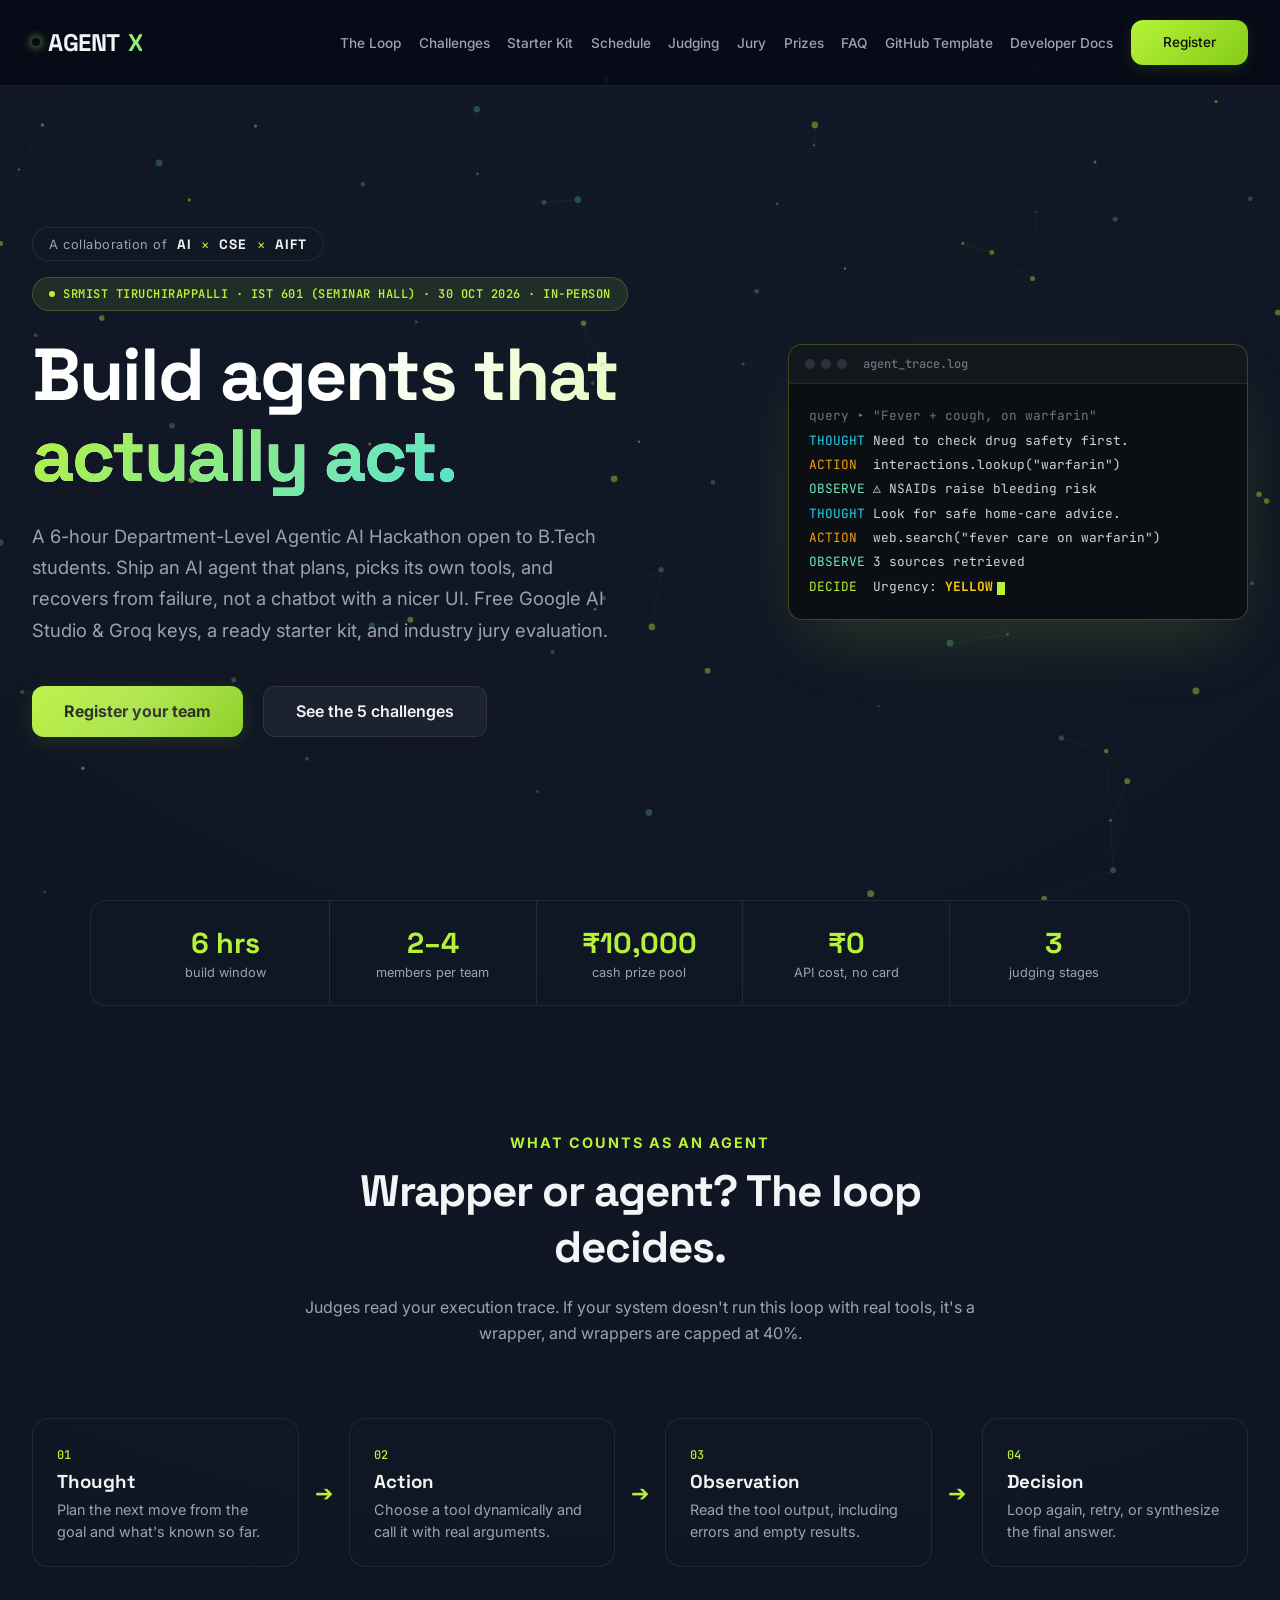
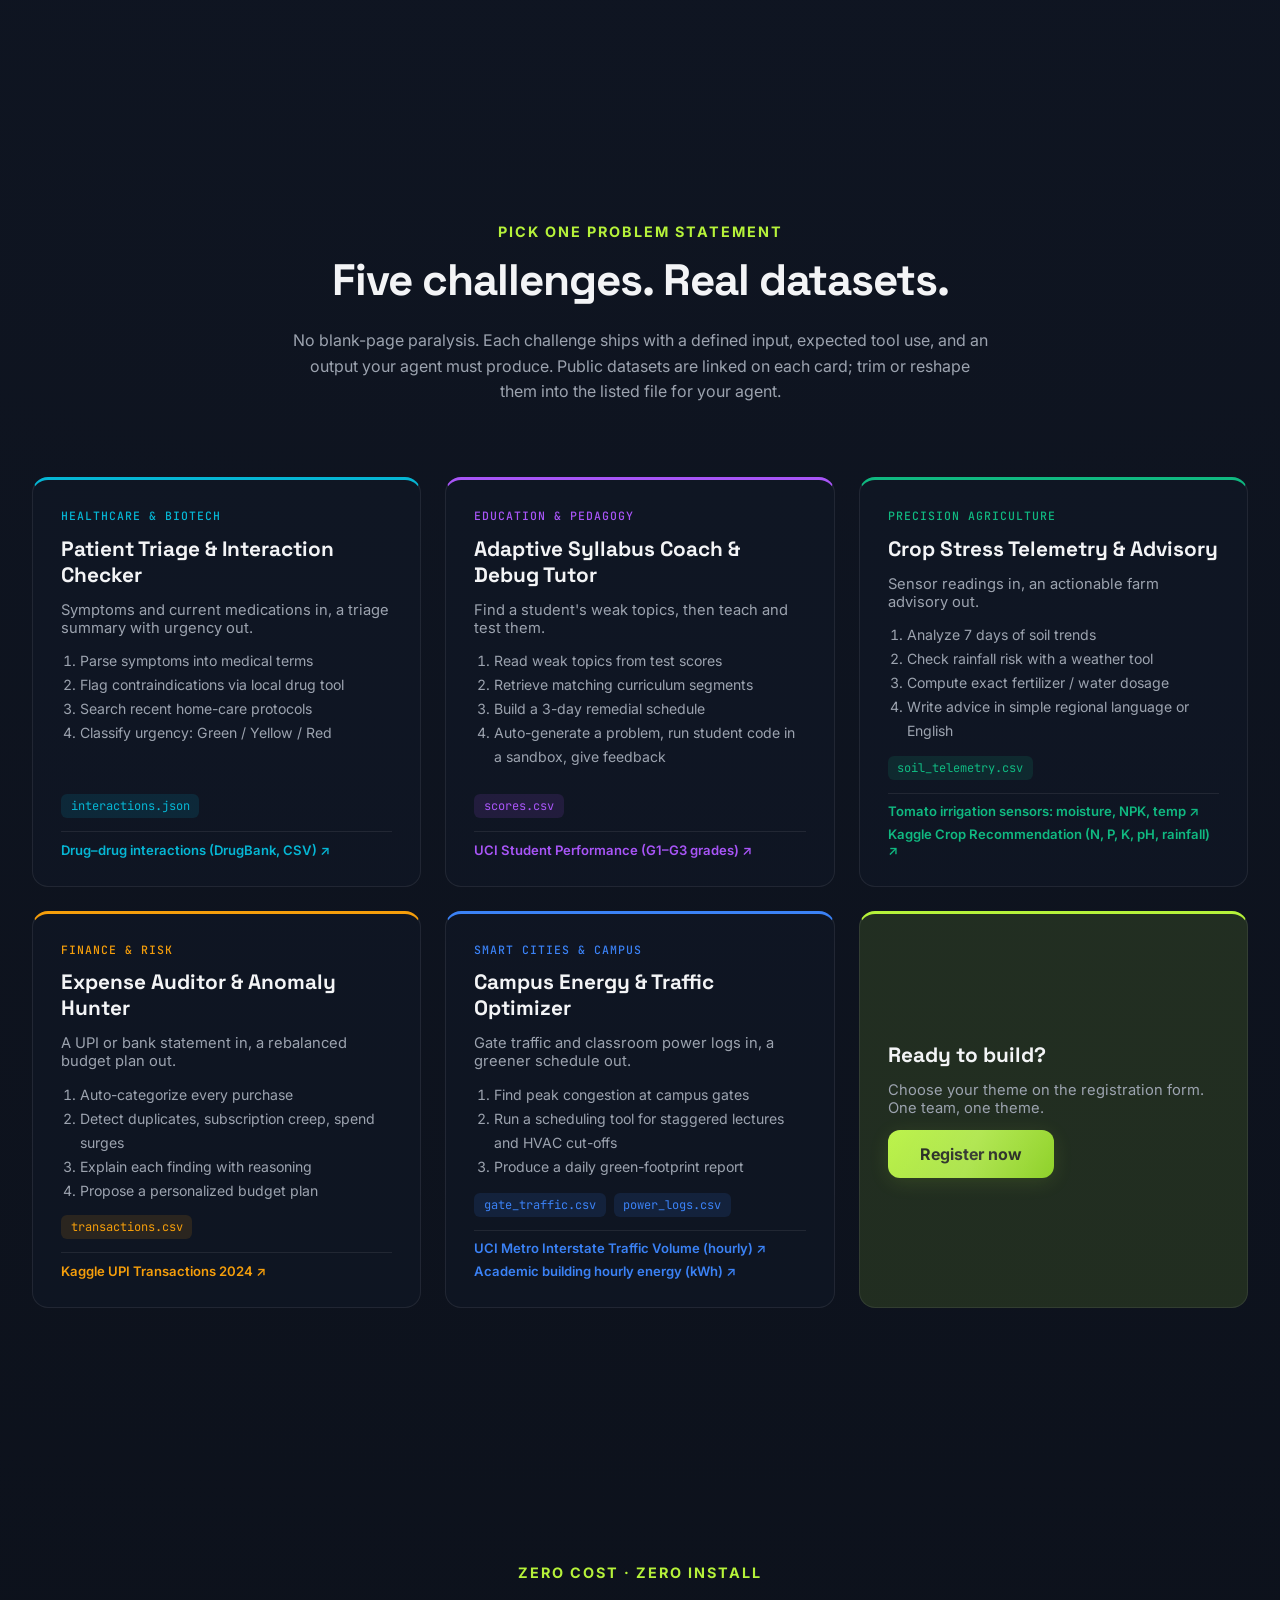
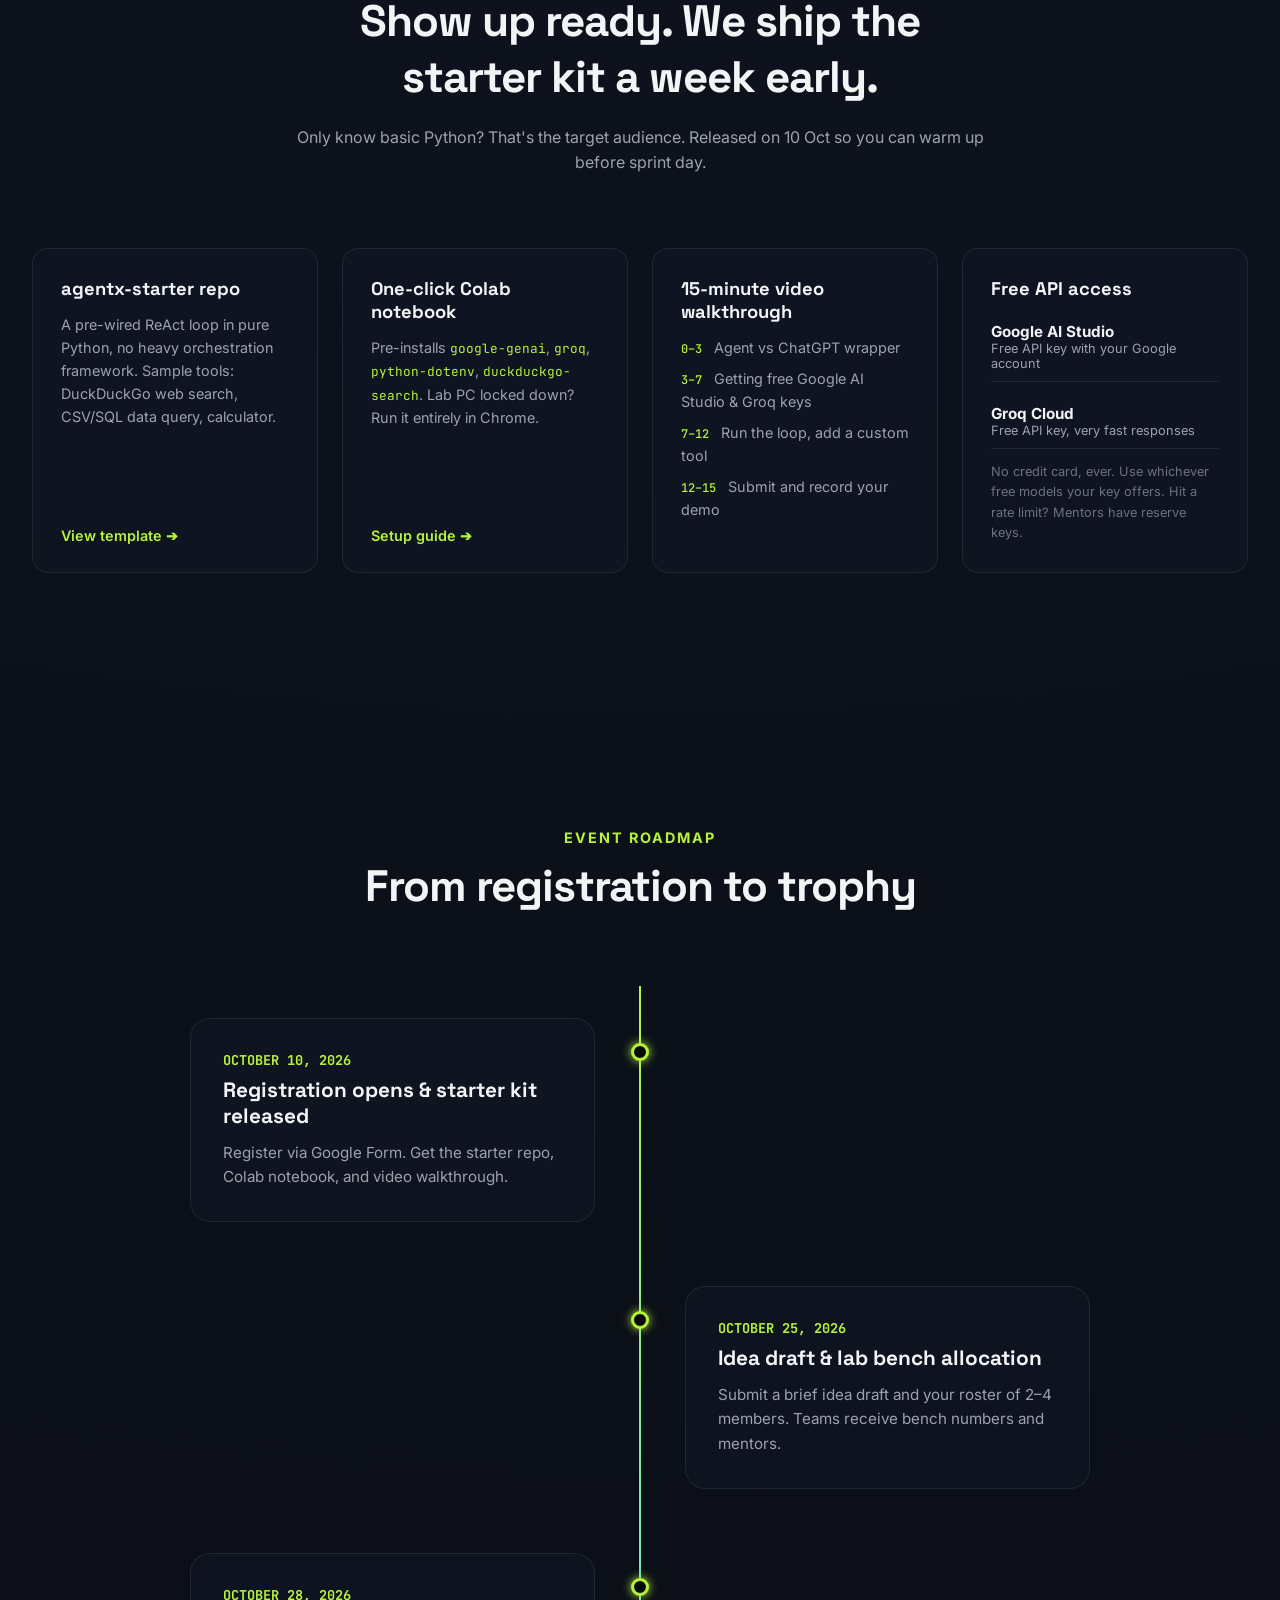
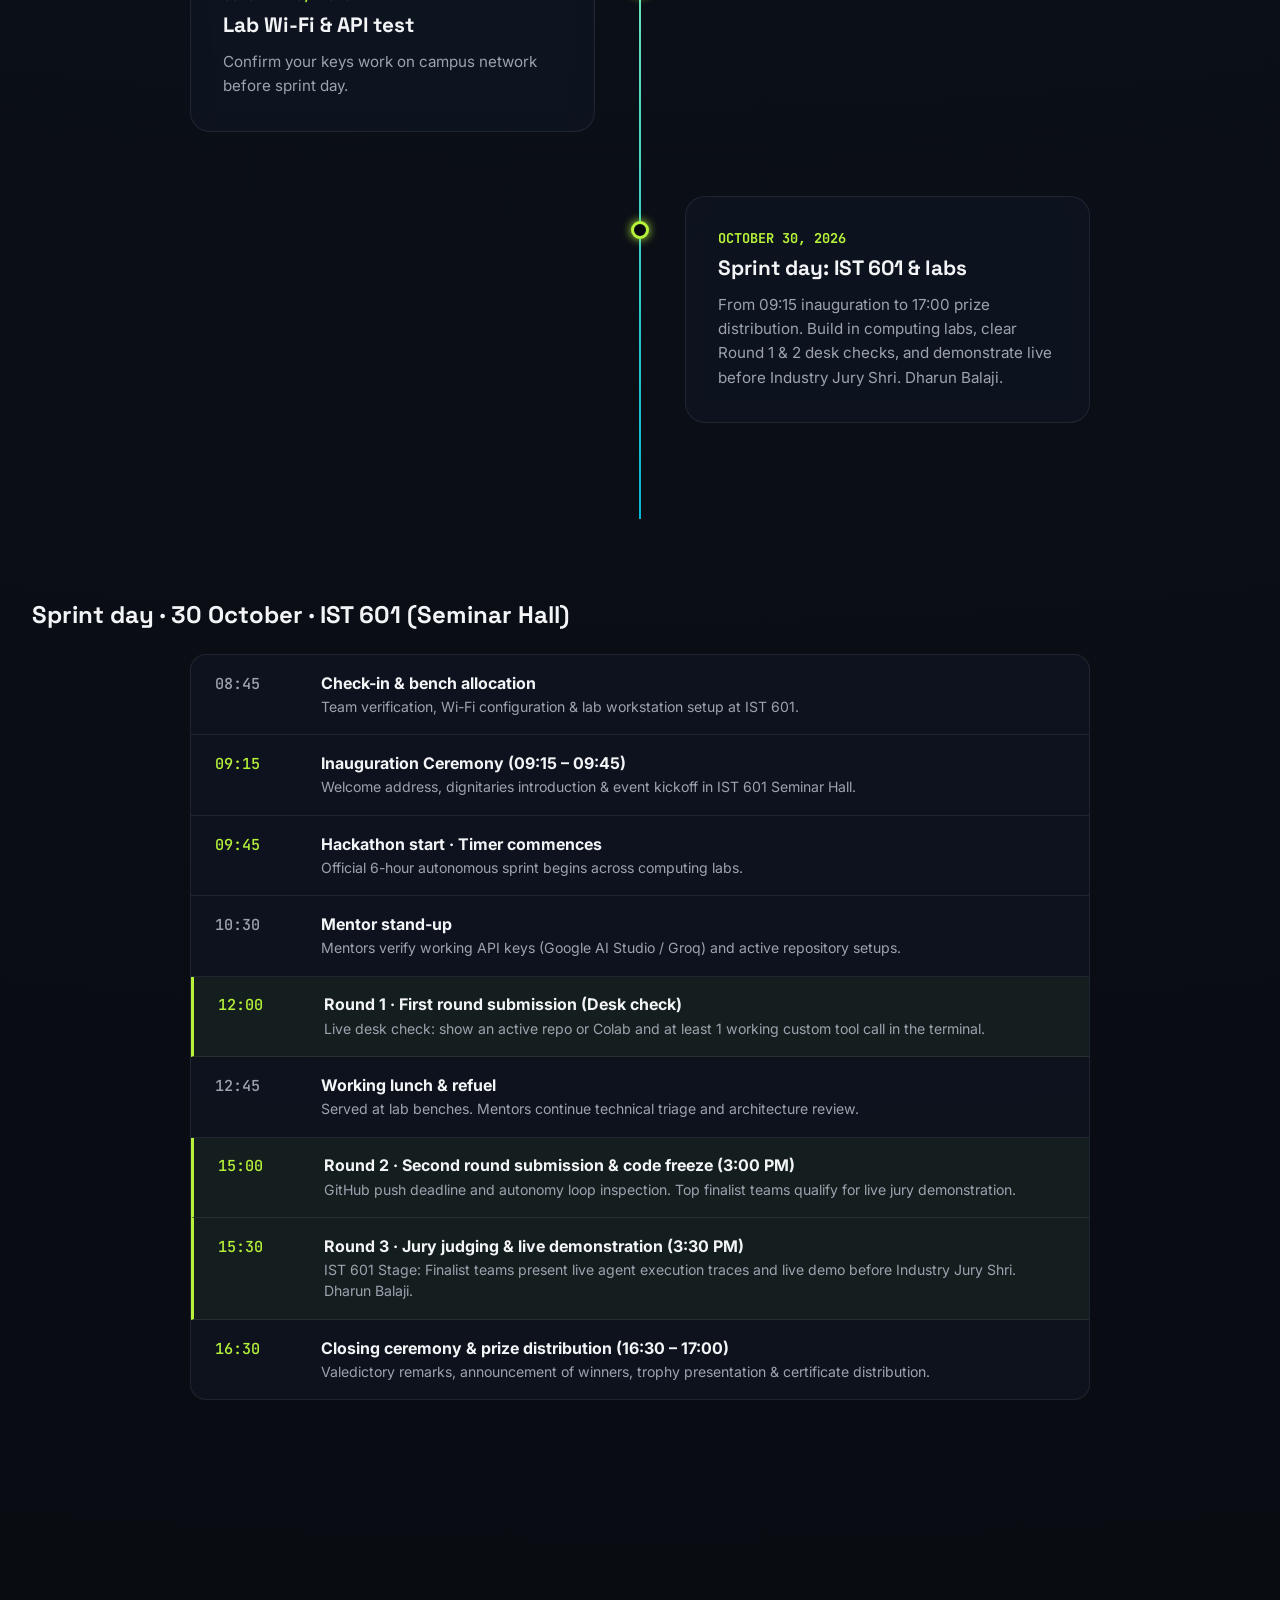
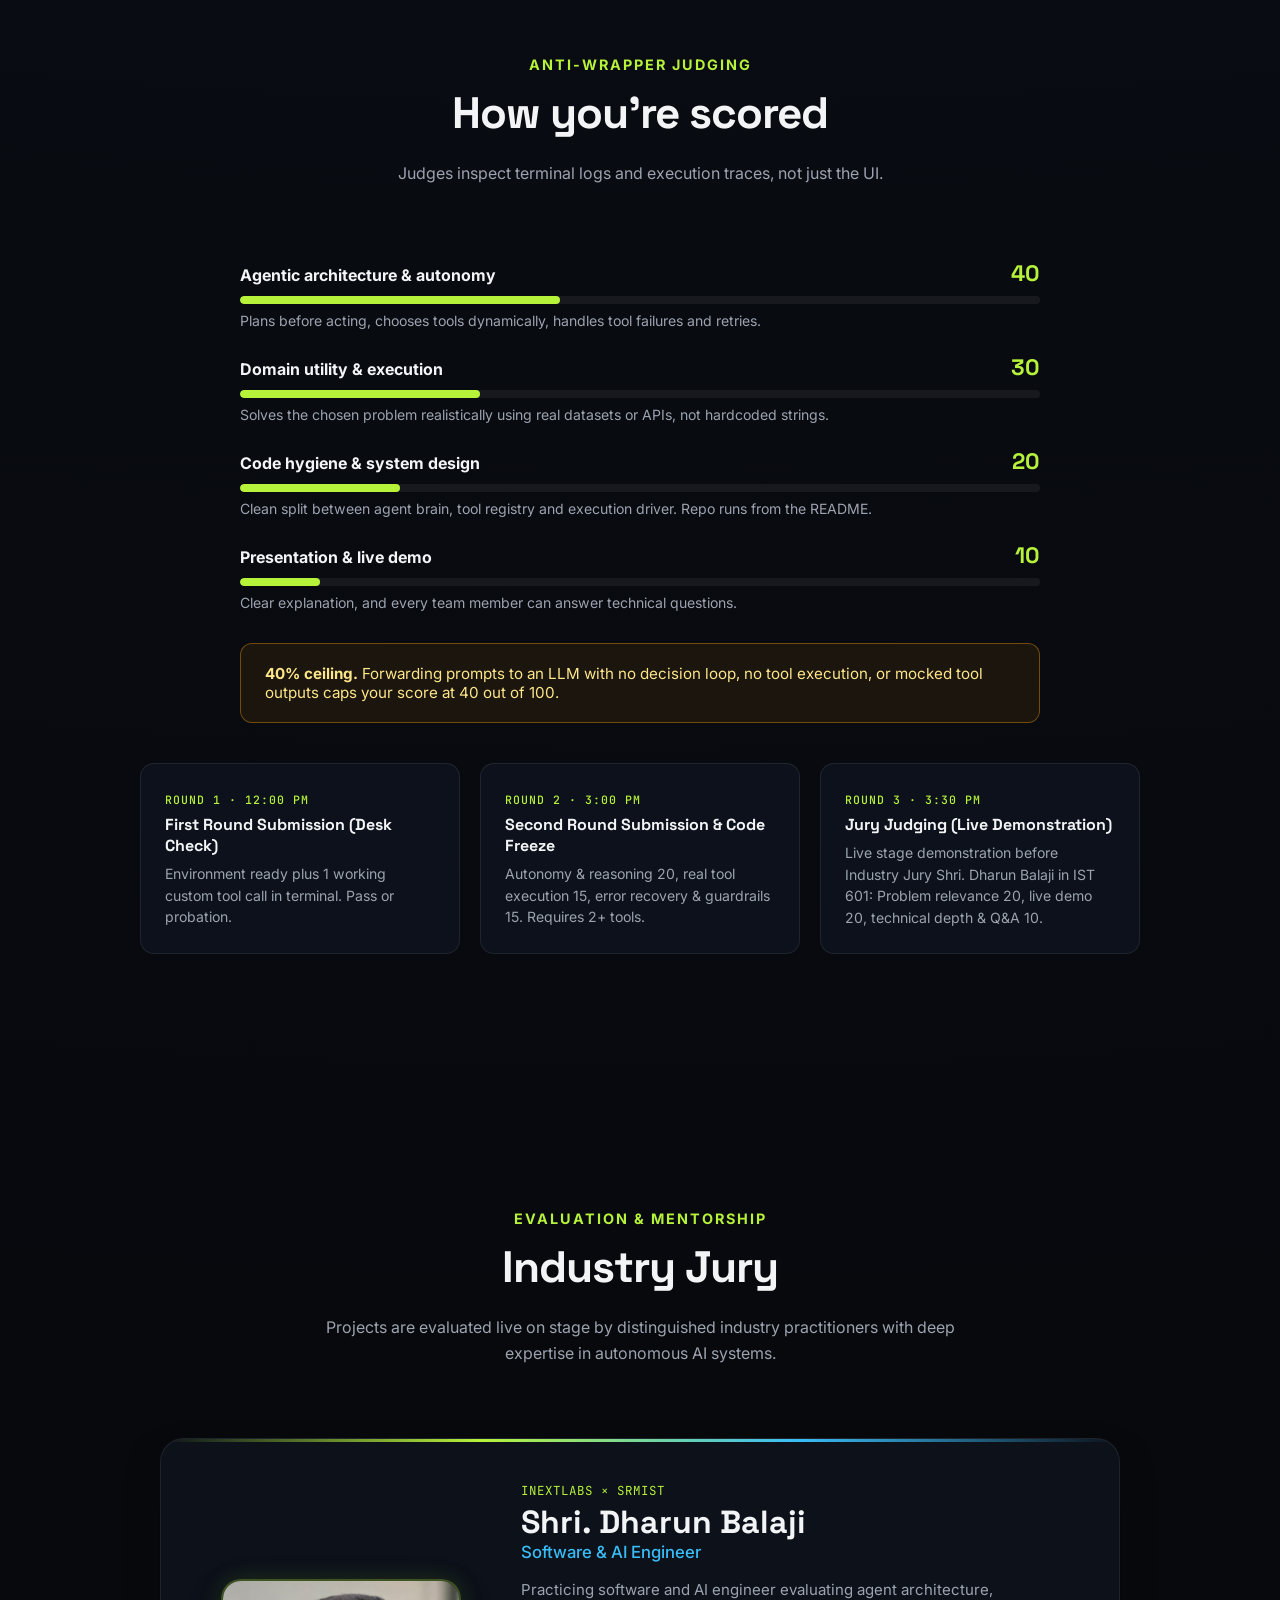
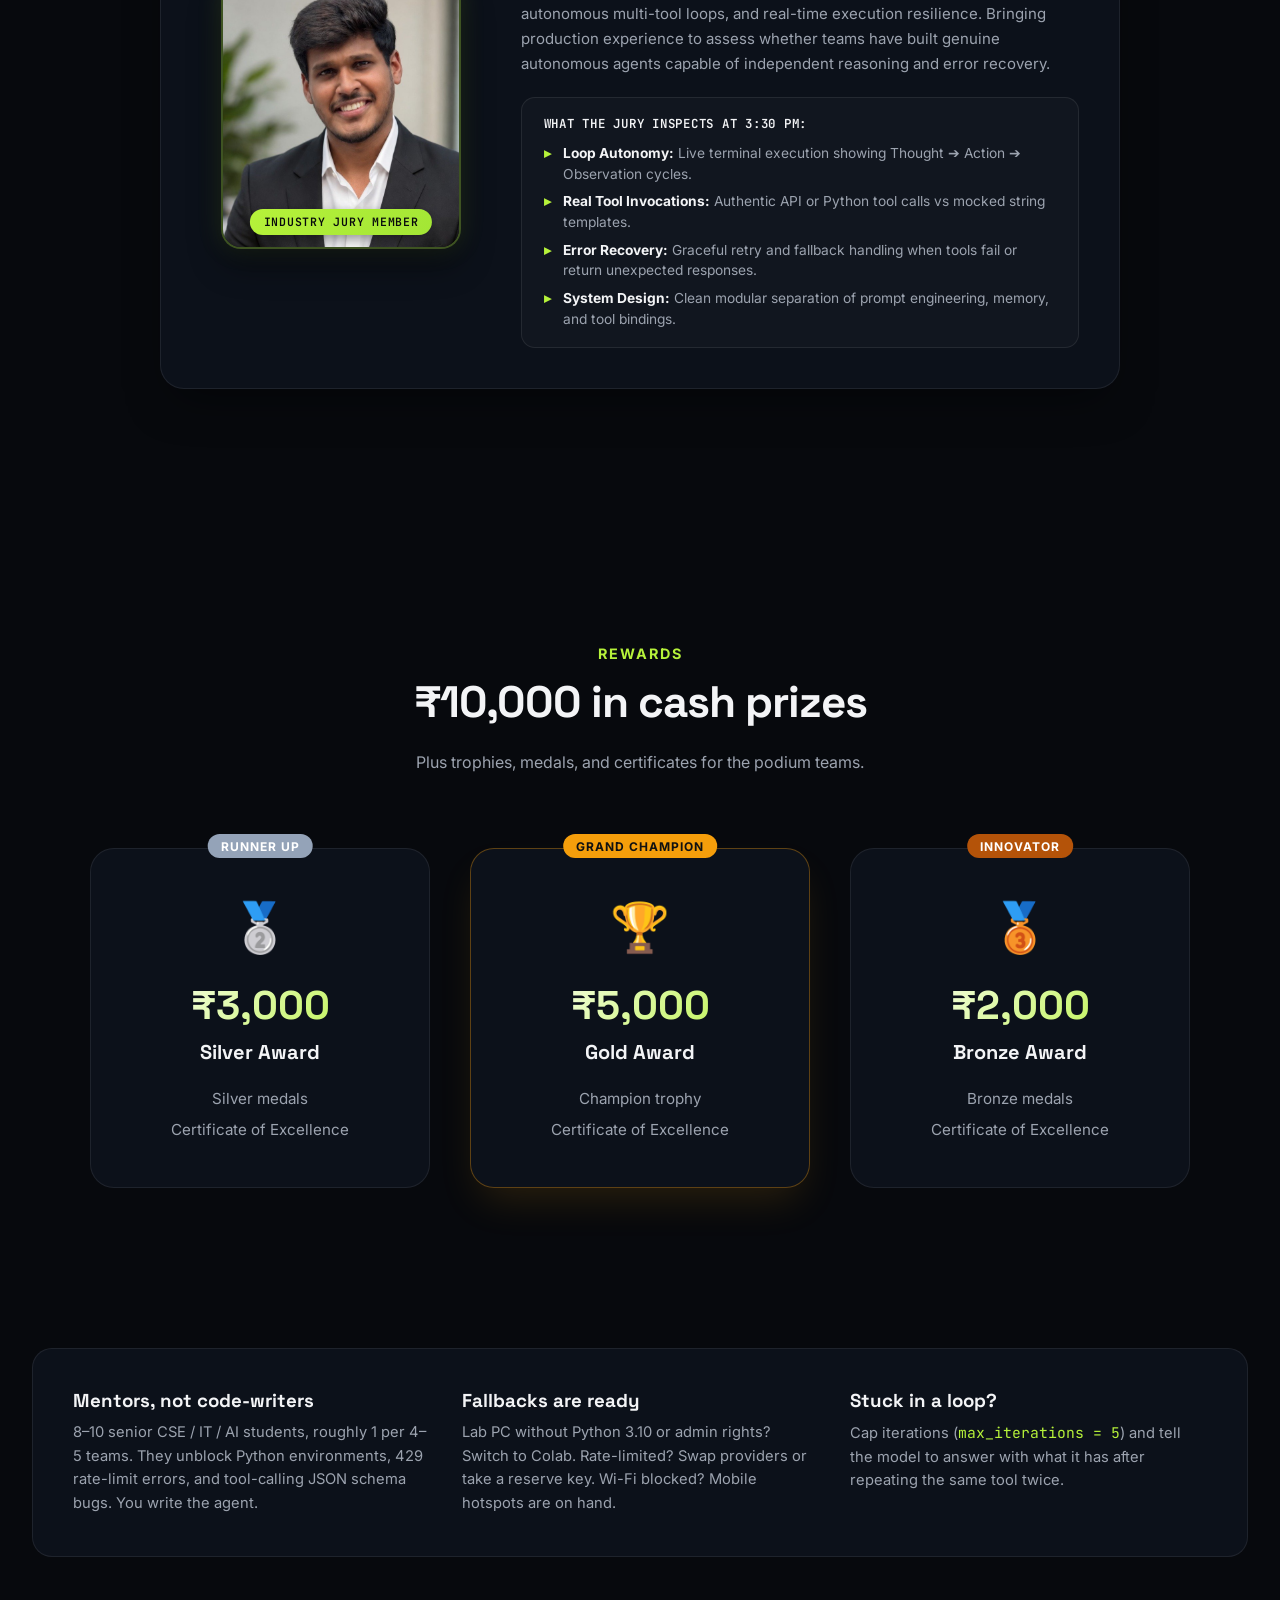
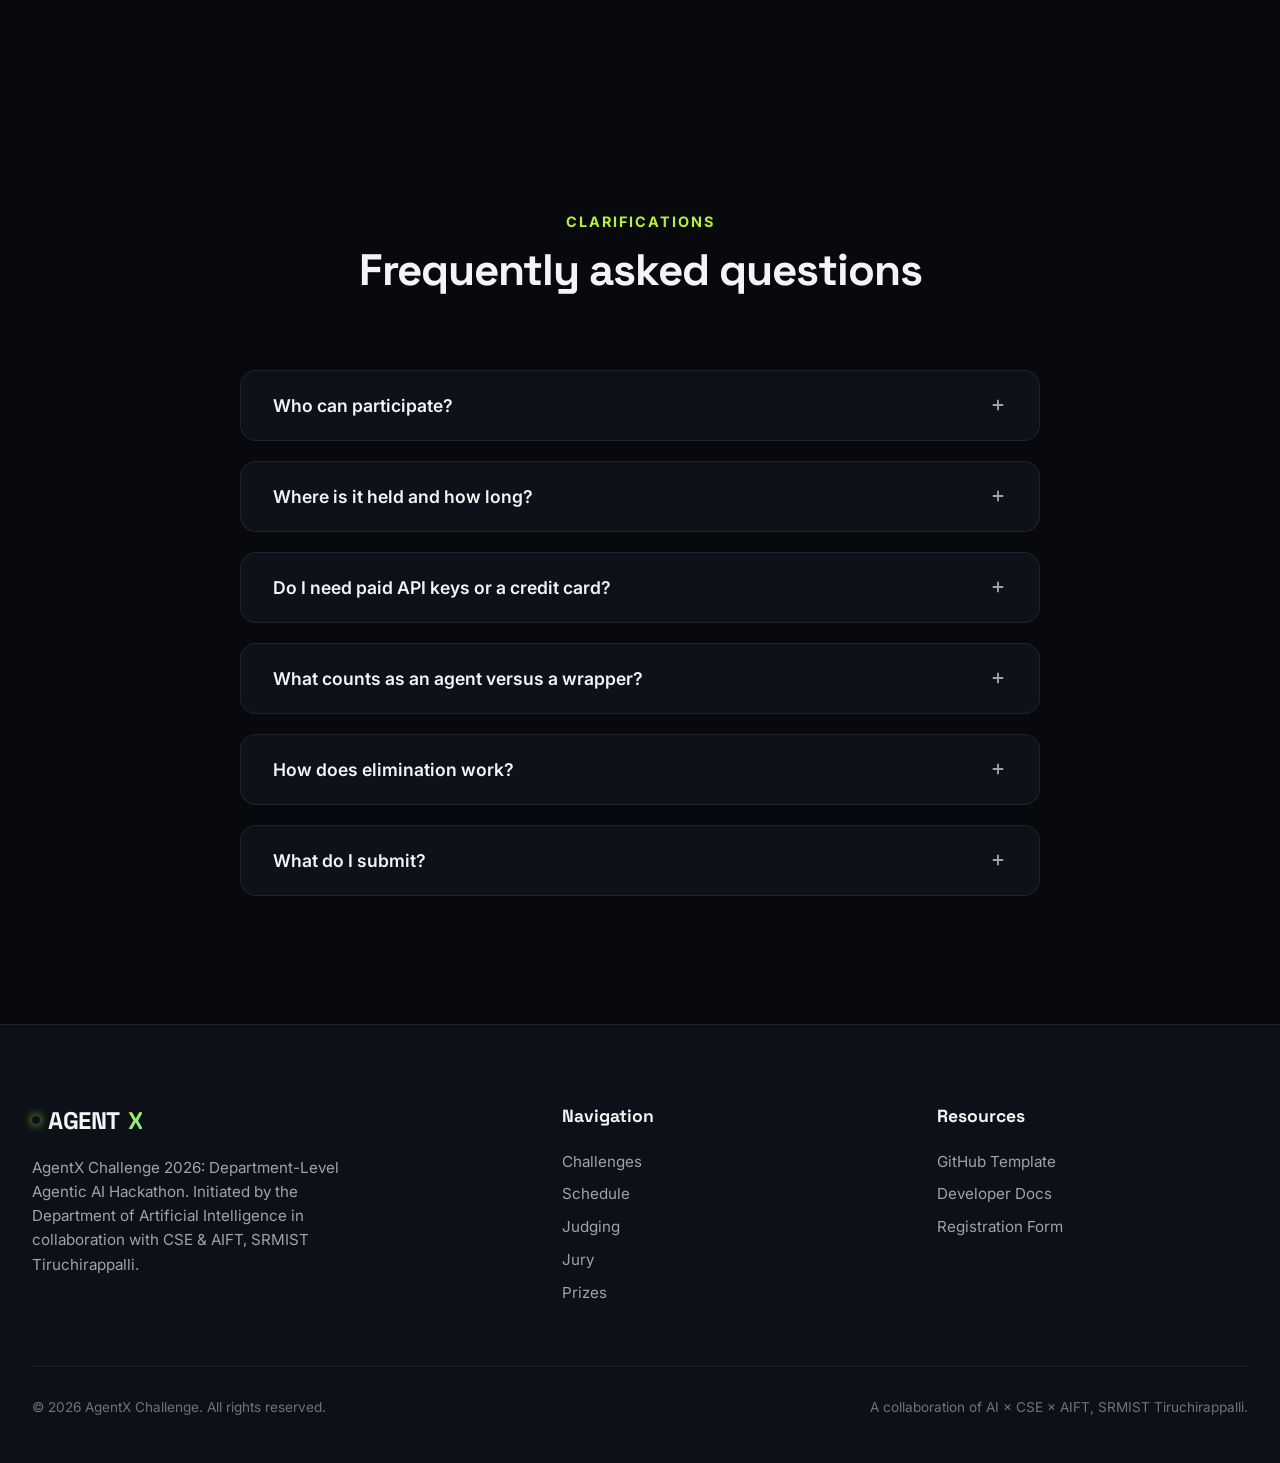
<file: index.html>
<!DOCTYPE html>
<html lang="en">
<head>
  <meta charset="UTF-8">
  <meta name="viewport" content="width=device-width, initial-scale=1.0">

  <title>AgentX Challenge 2026 — Department-Level Agentic AI Hackathon</title>
  <meta name="title" content="AgentX Challenge 2026 — Department-Level Agentic AI Hackathon">
  <meta name="description" content="A 6-hour in-person Department-Level Agentic AI Hackathon for B.Tech students at SRMIST Tiruchirappalli, organized by the Department of Artificial Intelligence in collaboration with CSE &amp; AIFT. Build real tool-using agents on free Google AI Studio and Groq APIs. ₹10,000 in prizes.">
  <meta name="robots" content="index, follow">
  <meta name="theme-color" content="#07090d">

  <link rel="stylesheet" href="css/styles.css">
</head>
<body>

  <header>
    <nav class="nav-container">
      <a href="#home" class="logo">
        <span class="logo-dot"></span>
        AGENT<span>X</span>
      </a>
      <ul class="nav-links">
        <li><a href="#loop">The Loop</a></li>
        <li><a href="#themes">Challenges</a></li>
        <li><a href="#kit">Starter Kit</a></li>
        <li><a href="#timeline">Schedule</a></li>
        <li><a href="#judging">Judging</a></li>
        <li><a href="#jury">Jury</a></li>
        <li><a href="#prizes">Prizes</a></li>
        <li><a href="#faq">FAQ</a></li>
        <li><a href="template.html">GitHub Template</a></li>
        <li><a href="docs.html">Developer Docs</a></li>
        <li>
          <a href="https://forms.gle/hkP5sUWrboaD99FT7" target="_blank" rel="noopener" class="btn btn-nav-register" style="text-decoration: none;">Register</a>
        </li>
      </ul>
    </nav>
  </header>

  <main>
    <!-- Hero -->
    <section class="hero" id="home">
      <canvas id="hero-canvas"></canvas>

      <div class="hero-grid">
        <div class="hero-content">
          <div class="collab">A collaboration of <b>AI</b><i>×</i><b>CSE</b><i>×</i><b>AIFT</b></div>
          <div class="hero-tag">
            <span class="hero-tag-dot"></span>
            SRMIST Tiruchirappalli · IST 601 (Seminar Hall) · 30 Oct 2026 · In-person
          </div>
          <h1>
            Build agents that
            <span>actually act.</span>
          </h1>
          <p class="hero-description">
            A 6-hour Department-Level Agentic AI Hackathon open to B.Tech students. Ship an AI agent that plans, picks its own tools, and recovers from failure, not a chatbot with a nicer UI. Free Google AI Studio &amp; Groq keys, a ready starter kit, and industry jury evaluation.
          </p>
          <div class="hero-actions">
            <a href="https://forms.gle/hkP5sUWrboaD99FT7" target="_blank" rel="noopener" class="btn btn-primary" style="text-decoration: none;">Register your team</a>
            <a href="#themes" class="btn btn-secondary">See the 5 challenges</a>
          </div>
        </div>

        <div class="hero-visual">
          <div class="trace" aria-label="Example agent execution trace">
            <div class="trace-bar">
              <span></span><span></span><span></span>
              <em>agent_trace.log</em>
            </div>
            <pre class="trace-body"><span class="t-dim">query ▸ "Fever + cough, on warfarin"</span>
<span class="t-thought">THOUGHT</span> Need to check drug safety first.
<span class="t-action">ACTION&nbsp;</span> interactions.lookup("warfarin")
<span class="t-obs">OBSERVE</span> ⚠ NSAIDs raise bleeding risk
<span class="t-thought">THOUGHT</span> Look for safe home-care advice.
<span class="t-action">ACTION&nbsp;</span> web.search("fever care on warfarin")
<span class="t-obs">OBSERVE</span> 3 sources retrieved
<span class="t-final">DECIDE&nbsp;</span> Urgency: <b class="t-yellow">YELLOW</b><span class="t-caret"></span></pre>
          </div>
        </div>
      </div>
    </section>

    <!-- Key facts strip -->
    <div class="facts reveal">
      <div class="fact"><b>6 hrs</b><span>build window</span></div>
      <div class="fact"><b>2–4</b><span>members per team</span></div>
      <div class="fact"><b>₹10,000</b><span>cash prize pool</span></div>
      <div class="fact"><b>₹0</b><span>API cost, no card</span></div>
      <div class="fact"><b>3</b><span>judging stages</span></div>
    </div>

    <!-- The Loop -->
    <section id="loop">
      <div class="section-header reveal">
        <p class="section-subtitle">What counts as an agent</p>
        <h2 class="section-title">Wrapper or agent? The loop decides.</h2>
        <p class="section-desc">
          Judges read your execution trace. If your system doesn't run this loop with real tools, it's a wrapper, and wrappers are capped at 40%.
        </p>
      </div>

      <div class="loop-row reveal">
        <div class="loop-step"><span>01</span><h3>Thought</h3><p>Plan the next move from the goal and what's known so far.</p></div>
        <div class="loop-arrow">➔</div>
        <div class="loop-step"><span>02</span><h3>Action</h3><p>Choose a tool dynamically and call it with real arguments.</p></div>
        <div class="loop-arrow">➔</div>
        <div class="loop-step"><span>03</span><h3>Observation</h3><p>Read the tool output, including errors and empty results.</p></div>
        <div class="loop-arrow">➔</div>
        <div class="loop-step"><span>04</span><h3>Decision</h3><p>Loop again, retry, or synthesize the final answer.</p></div>
      </div>
    </section>

    <!-- Challenges -->
    <section id="themes">
      <div class="section-header reveal">
        <p class="section-subtitle">Pick one problem statement</p>
        <h2 class="section-title">Five challenges. Real datasets.</h2>
        <p class="section-desc">
          No blank-page paralysis. Each challenge ships with a defined input, expected tool use, and an output your agent must produce. Public datasets are linked on each card; trim or reshape them into the listed file for your agent.
        </p>
      </div>

      <div class="pgrid">
        <article class="pcard reveal" style="--theme-color: var(--healthcare); --theme-rgb: var(--healthcare-rgb);">
          <span class="pcard-tag">Healthcare &amp; Biotech</span>
          <h3>Patient Triage &amp; Interaction Checker</h3>
          <p>Symptoms and current medications in, a triage summary with urgency out.</p>
          <ol>
            <li>Parse symptoms into medical terms</li>
            <li>Flag contraindications via local drug tool</li>
            <li>Search recent home-care protocols</li>
            <li>Classify urgency: Green / Yellow / Red</li>
          </ol>
          <div class="pcard-data"><code>interactions.json</code></div>
          <div class="pcard-links"><a href="https://data.mendeley.com/datasets/md5czfsfnd/1" target="_blank" rel="noopener">Drug–drug interactions (DrugBank, CSV) ↗</a></div>
        </article>

        <article class="pcard reveal" style="--theme-color: var(--education); --theme-rgb: var(--education-rgb);">
          <span class="pcard-tag">Education &amp; Pedagogy</span>
          <h3>Adaptive Syllabus Coach &amp; Debug Tutor</h3>
          <p>Find a student's weak topics, then teach and test them.</p>
          <ol>
            <li>Read weak topics from test scores</li>
            <li>Retrieve matching curriculum segments</li>
            <li>Build a 3-day remedial schedule</li>
            <li>Auto-generate a problem, run student code in a sandbox, give feedback</li>
          </ol>
          <div class="pcard-data"><code>scores.csv</code></div>
          <div class="pcard-links"><a href="https://archive.ics.uci.edu/dataset/320/student+performance" target="_blank" rel="noopener">UCI Student Performance (G1–G3 grades) ↗</a></div>
        </article>

        <article class="pcard reveal" style="--theme-color: var(--agriculture); --theme-rgb: var(--agriculture-rgb);">
          <span class="pcard-tag">Precision Agriculture</span>
          <h3>Crop Stress Telemetry &amp; Advisory</h3>
          <p>Sensor readings in, an actionable farm advisory out.</p>
          <ol>
            <li>Analyze 7 days of soil trends</li>
            <li>Check rainfall risk with a weather tool</li>
            <li>Compute exact fertilizer / water dosage</li>
            <li>Write advice in simple regional language or English</li>
          </ol>
          <div class="pcard-data"><code>soil_telemetry.csv</code></div>
          <div class="pcard-links">
            <a href="https://data.mendeley.com/datasets/33cngpcrmx" target="_blank" rel="noopener">Tomato irrigation sensors: moisture, NPK, temp ↗</a>
            <a href="https://www.kaggle.com/datasets/atharvaingle/crop-recommendation-dataset" target="_blank" rel="noopener">Kaggle Crop Recommendation (N, P, K, pH, rainfall) ↗</a>
          </div>
        </article>

        <article class="pcard reveal" style="--theme-color: var(--finance); --theme-rgb: var(--finance-rgb);">
          <span class="pcard-tag">Finance &amp; Risk</span>
          <h3>Expense Auditor &amp; Anomaly Hunter</h3>
          <p>A UPI or bank statement in, a rebalanced budget plan out.</p>
          <ol>
            <li>Auto-categorize every purchase</li>
            <li>Detect duplicates, subscription creep, spend surges</li>
            <li>Explain each finding with reasoning</li>
            <li>Propose a personalized budget plan</li>
          </ol>
          <div class="pcard-data"><code>transactions.csv</code></div>
          <div class="pcard-links"><a href="https://www.kaggle.com/datasets/skullagos5246/upi-transactions-2024-dataset" target="_blank" rel="noopener">Kaggle UPI Transactions 2024 ↗</a></div>
        </article>

        <article class="pcard reveal" style="--theme-color: var(--smartcities); --theme-rgb: var(--smartcities-rgb);">
          <span class="pcard-tag">Smart Cities &amp; Campus</span>
          <h3>Campus Energy &amp; Traffic Optimizer</h3>
          <p>Gate traffic and classroom power logs in, a greener schedule out.</p>
          <ol>
            <li>Find peak congestion at campus gates</li>
            <li>Run a scheduling tool for staggered lectures and HVAC cut-offs</li>
            <li>Produce a daily green-footprint report</li>
          </ol>
          <div class="pcard-data"><code>gate_traffic.csv</code><code>power_logs.csv</code></div>
          <div class="pcard-links">
            <a href="https://archive.ics.uci.edu/dataset/492/metro+interstate+traffic+volume" target="_blank" rel="noopener">UCI Metro Interstate Traffic Volume (hourly) ↗</a>
            <a href="https://data.mendeley.com/datasets/kk83kzbbp5/1" target="_blank" rel="noopener">Academic building hourly energy (kWh) ↗</a>
          </div>
        </article>

        <article class="pcard pcard-cta reveal">
          <h3>Ready to build?</h3>
          <p>Choose your theme on the registration form. One team, one theme.</p>
          <a href="https://forms.gle/hkP5sUWrboaD99FT7" target="_blank" rel="noopener" class="btn btn-primary" style="text-decoration: none;">Register now</a>
        </article>
      </div>
    </section>

    <!-- Starter Kit -->
    <section id="kit">
      <div class="section-header reveal">
        <p class="section-subtitle">Zero cost · Zero install</p>
        <h2 class="section-title">Show up ready. We ship the starter kit a week early.</h2>
        <p class="section-desc">
          Only know basic Python? That's the target audience. Released on 10 Oct so you can warm up before sprint day.
        </p>
      </div>

      <div class="kit-grid">
        <div class="kit-card reveal">
          <h3>agentx-starter repo</h3>
          <p>A pre-wired ReAct loop in pure Python, no heavy orchestration framework. Sample tools: DuckDuckGo web search, CSV/SQL data query, calculator.</p>
          <a href="template.html">View template ➔</a>
        </div>
        <div class="kit-card reveal">
          <h3>One-click Colab notebook</h3>
          <p>Pre-installs <code>google-genai</code>, <code>groq</code>, <code>python-dotenv</code>, <code>duckduckgo-search</code>. Lab PC locked down? Run it entirely in Chrome.</p>
          <a href="docs.html#models">Setup guide ➔</a>
        </div>
        <div class="kit-card reveal">
          <h3>15-minute video walkthrough</h3>
          <ol class="kit-steps">
            <li><b>0–3</b> Agent vs ChatGPT wrapper</li>
            <li><b>3–7</b> Getting free Google AI Studio &amp; Groq keys</li>
            <li><b>7–12</b> Run the loop, add a custom tool</li>
            <li><b>12–15</b> Submit and record your demo</li>
          </ol>
        </div>
        <div class="kit-card kit-models reveal">
          <h3>Free API access</h3>
          <div class="model-row"><b>Google AI Studio</b><span>Free API key with your Google account</span></div>
          <div class="model-row"><b>Groq Cloud</b><span>Free API key, very fast responses</span></div>
          <p class="kit-note">No credit card, ever. Use whichever free models your key offers. Hit a rate limit? Mentors have reserve keys.</p>
        </div>
      </div>
    </section>

    <!-- Timeline -->
    <section id="timeline">
      <div class="section-header reveal">
        <p class="section-subtitle">Event roadmap</p>
        <h2 class="section-title">From registration to trophy</h2>
      </div>

      <div class="timeline-track reveal">
        <div class="timeline-line"></div>

        <div class="timeline-item left">
          <div class="timeline-dot-marker"></div>
          <div class="timeline-content">
            <div class="timeline-date">OCTOBER 10, 2026</div>
            <h3>Registration opens &amp; starter kit released</h3>
            <p>Register via Google Form. Get the starter repo, Colab notebook, and video walkthrough.</p>
          </div>
        </div>

        <div class="timeline-item right">
          <div class="timeline-dot-marker"></div>
          <div class="timeline-content">
            <div class="timeline-date">OCTOBER 25, 2026</div>
            <h3>Idea draft &amp; lab bench allocation</h3>
            <p>Submit a brief idea draft and your roster of 2–4 members. Teams receive bench numbers and mentors.</p>
          </div>
        </div>

        <div class="timeline-item left">
          <div class="timeline-dot-marker"></div>
          <div class="timeline-content">
            <div class="timeline-date">OCTOBER 28, 2026</div>
            <h3>Lab Wi-Fi &amp; API test</h3>
            <p>Confirm your keys work on campus network before sprint day.</p>
          </div>
        </div>

        <div class="timeline-item right">
          <div class="timeline-dot-marker"></div>
          <div class="timeline-content">
            <div class="timeline-date">OCTOBER 30, 2026</div>
            <h3>Sprint day: IST 601 &amp; labs</h3>
            <p>From 09:15 inauguration to 17:00 prize distribution. Build in computing labs, clear Round 1 &amp; 2 desk checks, and demonstrate live before Industry Jury Shri. Dharun Balaji.</p>
          </div>
        </div>
      </div>

      <h3 class="sub-heading reveal">Sprint day · 30 October · IST 601 (Seminar Hall)</h3>
      <div class="ros reveal">
        <div class="ros-row"><time>08:45</time><div><b>Check-in &amp; bench allocation</b><span>Team verification, Wi-Fi configuration &amp; lab workstation setup at IST 601.</span></div></div>
        <div class="ros-row ros-hl"><time>09:15</time><div><b>Inauguration Ceremony (09:15 – 09:45)</b><span>Welcome address, dignitaries introduction &amp; event kickoff in IST 601 Seminar Hall.</span></div></div>
        <div class="ros-row ros-hl"><time>09:45</time><div><b>Hackathon start · Timer commences</b><span>Official 6-hour autonomous sprint begins across computing labs.</span></div></div>
        <div class="ros-row"><time>10:30</time><div><b>Mentor stand-up</b><span>Mentors verify working API keys (Google AI Studio / Groq) and active repository setups.</span></div></div>
        <div class="ros-row ros-gate"><time>12:00</time><div><b>Round 1 · First round submission (Desk check)</b><span>Live desk check: show an active repo or Colab and at least 1 working custom tool call in the terminal.</span></div></div>
        <div class="ros-row"><time>12:45</time><div><b>Working lunch &amp; refuel</b><span>Served at lab benches. Mentors continue technical triage and architecture review.</span></div></div>
        <div class="ros-row ros-gate"><time>15:00</time><div><b>Round 2 · Second round submission &amp; code freeze (3:00 PM)</b><span>GitHub push deadline and autonomy loop inspection. Top finalist teams qualify for live jury demonstration.</span></div></div>
        <div class="ros-row ros-gate"><time>15:30</time><div><b>Round 3 · Jury judging &amp; live demonstration (3:30 PM)</b><span>IST 601 Stage: Finalist teams present live agent execution traces and live demo before Industry Jury Shri. Dharun Balaji.</span></div></div>
        <div class="ros-row ros-hl"><time>16:30</time><div><b>Closing ceremony &amp; prize distribution (16:30 – 17:00)</b><span>Valedictory remarks, announcement of winners, trophy presentation &amp; certificate distribution.</span></div></div>
      </div>
    </section>

    <!-- Judging -->
    <section id="judging">
      <div class="section-header reveal">
        <p class="section-subtitle">Anti-wrapper judging</p>
        <h2 class="section-title">How you're scored</h2>
        <p class="section-desc">
          Judges inspect terminal logs and execution traces, not just the UI.
        </p>
      </div>

      <div class="rubric reveal">
        <div class="rub-row"><div class="rub-head"><b>Agentic architecture &amp; autonomy</b><em>40</em></div><div class="rub-bar"><i style="width:40%"></i></div><p>Plans before acting, chooses tools dynamically, handles tool failures and retries.</p></div>
        <div class="rub-row"><div class="rub-head"><b>Domain utility &amp; execution</b><em>30</em></div><div class="rub-bar"><i style="width:30%"></i></div><p>Solves the chosen problem realistically using real datasets or APIs, not hardcoded strings.</p></div>
        <div class="rub-row"><div class="rub-head"><b>Code hygiene &amp; system design</b><em>20</em></div><div class="rub-bar"><i style="width:20%"></i></div><p>Clean split between agent brain, tool registry and execution driver. Repo runs from the README.</p></div>
        <div class="rub-row"><div class="rub-head"><b>Presentation &amp; live demo</b><em>10</em></div><div class="rub-bar"><i style="width:10%"></i></div><p>Clear explanation, and every team member can answer technical questions.</p></div>
      </div>

      <div class="warn reveal">
        <b>40% ceiling.</b> Forwarding prompts to an LLM with no decision loop, no tool execution, or mocked tool outputs caps your score at 40 out of 100.
      </div>

      <div class="stages reveal">
        <div class="stage"><span>Round 1 · 12:00 PM</span><h4>First Round Submission (Desk Check)</h4><p>Environment ready plus 1 working custom tool call in terminal. Pass or probation.</p></div>
        <div class="stage"><span>Round 2 · 3:00 PM</span><h4>Second Round Submission &amp; Code Freeze</h4><p>Autonomy &amp; reasoning 20, real tool execution 15, error recovery &amp; guardrails 15. Requires 2+ tools.</p></div>
        <div class="stage"><span>Round 3 · 3:30 PM</span><h4>Jury Judging (Live Demonstration)</h4><p>Live stage demonstration before Industry Jury Shri. Dharun Balaji in IST 601: Problem relevance 20, live demo 20, technical depth &amp; Q&amp;A 10.</p></div>
      </div>
    </section>

    <!-- Jury -->
    <section id="jury">
      <div class="section-header reveal">
        <p class="section-subtitle">Evaluation &amp; Mentorship</p>
        <h2 class="section-title">Industry Jury</h2>
        <p class="section-desc">
          Projects are evaluated live on stage by distinguished industry practitioners with deep expertise in autonomous AI systems.
        </p>
      </div>

      <div class="jury-card-wrapper reveal">
        <div class="jury-card">
          <div class="jury-photo-col">
            <div class="jury-img-frame">
              <img src="assets/chief-guest.jpg" alt="Shri. Dharun Balaji — Industry Jury Member" class="jury-img">
              <div class="jury-badge">Industry Jury Member</div>
            </div>
          </div>
          <div class="jury-info-col">
            <div class="jury-header">
              <span class="jury-org">iNextLabs × SRMIST</span>
              <h3 class="jury-name">Shri. Dharun Balaji</h3>
              <p class="jury-title">Software &amp; AI Engineer</p>
            </div>
            <p class="jury-bio">
              Practicing software and AI engineer evaluating agent architecture, autonomous multi-tool loops, and real-time execution resilience. Bringing production experience to assess whether teams have built genuine autonomous agents capable of independent reasoning and error recovery.
            </p>
            <div class="jury-focus-box">
              <div class="jury-focus-title">What the Jury Inspects at 3:30 PM:</div>
              <ul class="jury-focus-list">
                <li><b>Loop Autonomy:</b> Live terminal execution showing Thought ➔ Action ➔ Observation cycles.</li>
                <li><b>Real Tool Invocations:</b> Authentic API or Python tool calls vs mocked string templates.</li>
                <li><b>Error Recovery:</b> Graceful retry and fallback handling when tools fail or return unexpected responses.</li>
                <li><b>System Design:</b> Clean modular separation of prompt engineering, memory, and tool bindings.</li>
              </ul>
            </div>
          </div>
        </div>
      </div>
    </section>

    <!-- Prizes -->
    <section id="prizes">
      <div class="section-header reveal">
        <p class="section-subtitle">Rewards</p>
        <h2 class="section-title">₹10,000 in cash prizes</h2>
        <p class="section-desc">
          Plus trophies, medals, and certificates for the podium teams.
        </p>
      </div>

      <div class="prizes-grid reveal">
        <div class="prize-card silver">
          <span class="prize-badge" style="background: #94a3b8;">Runner Up</span>
          <div class="prize-icon-wrapper">🥈</div>
          <div class="prize-amount">₹3,000</div>
          <h3 class="prize-title">Silver Award</h3>
          <ul class="prize-features"><li>Silver medals</li><li>Certificate of Excellence</li></ul>
        </div>

        <div class="prize-card gold" style="border-color: rgba(245, 158, 11, 0.35); box-shadow: 0 20px 40px -10px rgba(245, 158, 11, 0.15);">
          <span class="prize-badge" style="background: var(--finance); color:#111;">Grand Champion</span>
          <div class="prize-icon-wrapper">🏆</div>
          <div class="prize-amount">₹5,000</div>
          <h3 class="prize-title">Gold Award</h3>
          <ul class="prize-features"><li>Champion trophy</li><li>Certificate of Excellence</li></ul>
        </div>

        <div class="prize-card bronze">
          <span class="prize-badge" style="background: #b45309;">Innovator</span>
          <div class="prize-icon-wrapper">🥉</div>
          <div class="prize-amount">₹2,000</div>
          <h3 class="prize-title">Bronze Award</h3>
          <ul class="prize-features"><li>Bronze medals</li><li>Certificate of Excellence</li></ul>
        </div>
      </div>
    </section>

    <!-- Support -->
    <section id="support" class="support">
      <div class="support-grid reveal">
        <div><h3>Mentors, not code-writers</h3><p>8–10 senior CSE / IT / AI students, roughly 1 per 4–5 teams. They unblock Python environments, 429 rate-limit errors, and tool-calling JSON schema bugs. You write the agent.</p></div>
        <div><h3>Fallbacks are ready</h3><p>Lab PC without Python 3.10 or admin rights? Switch to Colab. Rate-limited? Swap providers or take a reserve key. Wi-Fi blocked? Mobile hotspots are on hand.</p></div>
        <div><h3>Stuck in a loop?</h3><p>Cap iterations (<code>max_iterations = 5</code>) and tell the model to answer with what it has after repeating the same tool twice.</p></div>
      </div>
    </section>

    <!-- FAQ -->
    <section id="faq">
      <div class="section-header reveal">
        <p class="section-subtitle">Clarifications</p>
        <h2 class="section-title">Frequently asked questions</h2>
      </div>

      <div class="faq-list reveal">
        <details class="faq-item">
          <summary class="faq-summary">Who can participate?
            <svg class="faq-summary-icon" viewBox="0 0 24 24"><path d="M12 5v14M5 12h14"/></svg>
          </summary>
          <div class="faq-content"><p>B.Tech students of SRMIST Tiruchirappalli from any branch and any year. Teams have 2 to 4 members.</p></div>
        </details>

        <details class="faq-item">
          <summary class="faq-summary">Where is it held and how long?
            <svg class="faq-summary-icon" viewBox="0 0 24 24"><path d="M12 5v14M5 12h14"/></svg>
          </summary>
          <div class="faq-content"><p>In person on 30 October 2026 in IST 601 (Seminar Hall) and campus computing labs. The event runs from the 09:15 AM Inauguration to the 17:00 PM Prize Distribution, featuring a 6-hour autonomous sprint starting at 09:45 AM.</p></div>
        </details>

        <details class="faq-item">
          <summary class="faq-summary">Do I need paid API keys or a credit card?
            <svg class="faq-summary-icon" viewBox="0 0 24 24"><path d="M12 5v14M5 12h14"/></svg>
          </summary>
          <div class="faq-content"><p>No. Use the free tiers of Google AI Studio and Groq. Never enter card details. A Colab notebook is provided, so no local installs are needed.</p></div>
        </details>

        <details class="faq-item">
          <summary class="faq-summary">What counts as an agent versus a wrapper?
            <svg class="faq-summary-icon" viewBox="0 0 24 24"><path d="M12 5v14M5 12h14"/></svg>
          </summary>
          <div class="faq-content"><p>An agent runs an iterative reasoning loop (Thought, Action, Observation, Decision) and dynamically calls real tools on real data. Wrappers and hardcoded tool outputs are capped at 40%.</p></div>
        </details>

        <details class="faq-item">
          <summary class="faq-summary">How does elimination work?
            <svg class="faq-summary-icon" viewBox="0 0 24 24"><path d="M12 5v14M5 12h14"/></svg>
          </summary>
          <div class="faq-content"><p>Round 1 at 12:00 PM is a desk check pass/probation check (1 working tool call). Round 2 at 3:00 PM (15:00) is the code freeze submission and elimination judging. Round 3 at 3:30 PM is live demonstration on stage before Industry Jury Shri. Dharun Balaji.</p></div>
        </details>

        <details class="faq-item">
          <summary class="faq-summary">What do I submit?
            <svg class="faq-summary-icon" viewBox="0 0 24 24"><path d="M12 5v14M5 12h14"/></svg>
          </summary>
          <div class="faq-content"><p>By Round 2 code freeze at 3:00 PM (15:00): push your repository to GitHub, verify your multi-tool loop, and get ready for the 3:30 PM live jury demonstration. See the <a href="docs.html#submission" style="color: var(--primary);">submission rules</a>.</p></div>
        </details>
      </div>
    </section>
  </main>

  <footer>
    <div class="footer-grid">
      <div class="footer-brand">
        <a href="#home" class="logo">
          <span class="logo-dot"></span>
          AGENT<span>X</span>
        </a>
        <p>
          AgentX Challenge 2026: Department-Level Agentic AI Hackathon. Initiated by the Department of Artificial Intelligence in collaboration with CSE &amp; AIFT, SRMIST Tiruchirappalli.
        </p>
      </div>
      <div class="footer-links">
        <h4>Navigation</h4>
        <ul>
          <li><a href="#themes">Challenges</a></li>
          <li><a href="#timeline">Schedule</a></li>
          <li><a href="#judging">Judging</a></li>
          <li><a href="#jury">Jury</a></li>
          <li><a href="#prizes">Prizes</a></li>
        </ul>
      </div>
      <div class="footer-links">
        <h4>Resources</h4>
        <ul>
          <li><a href="template.html">GitHub Template</a></li>
          <li><a href="docs.html">Developer Docs</a></li>
          <li><a href="https://forms.gle/hkP5sUWrboaD99FT7" target="_blank" rel="noopener">Registration Form</a></li>
        </ul>
      </div>
    </div>
    <div class="footer-bottom">
      <p>&copy; 2026 AgentX Challenge. All rights reserved.</p>
      <p>A collaboration of AI × CSE × AIFT, SRMIST Tiruchirappalli.</p>
    </div>
  </footer>

  <script src="js/app.js"></script>
</body>
</html>
</file>
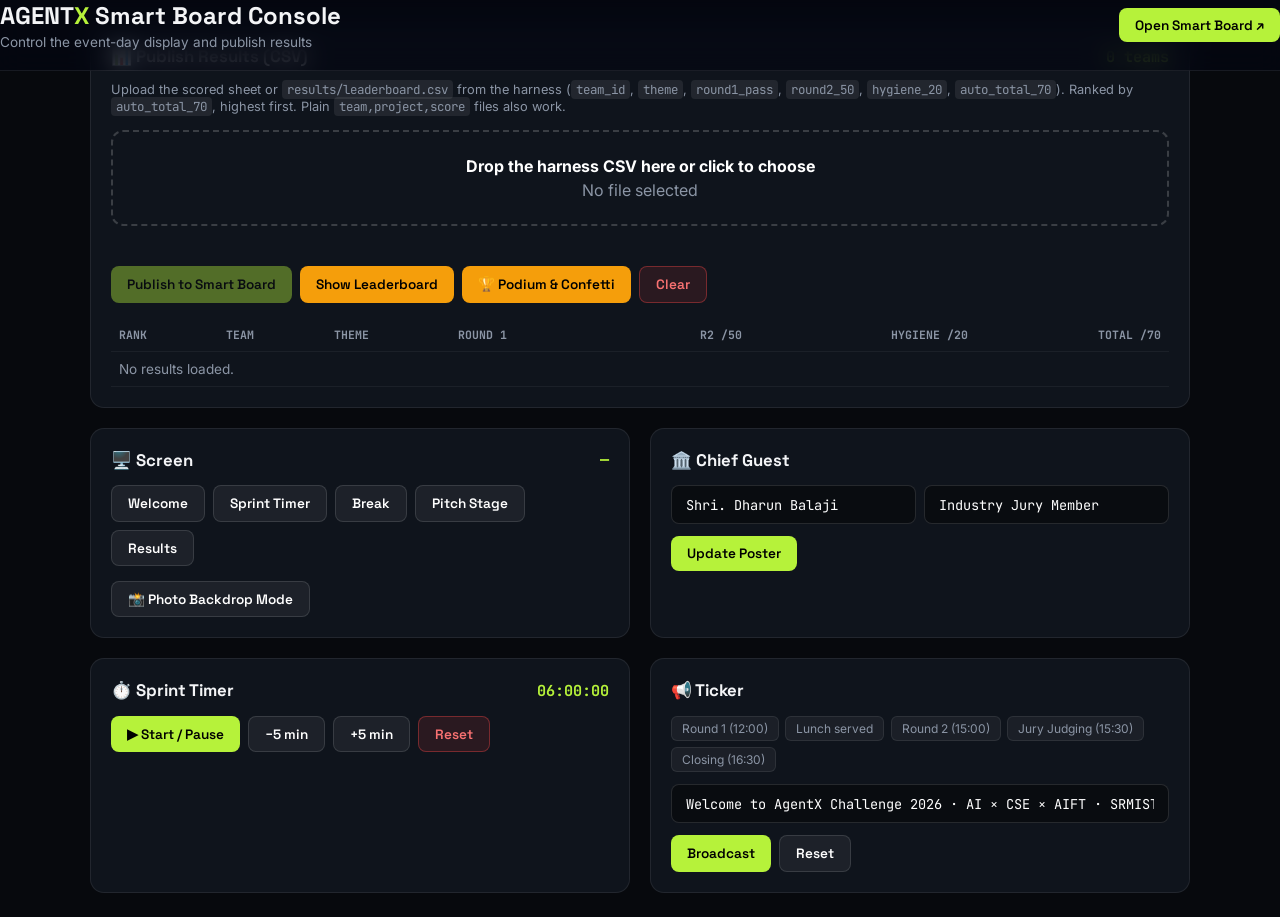
<file: backdrop-admin.html>
<!DOCTYPE html>
<html lang="en">
<head>
  <meta charset="UTF-8">
  <meta name="viewport" content="width=device-width, initial-scale=1.0">
  <title>AgentX 2026 — Smart Board Admin Remote Console</title>
  <link rel="stylesheet" href="css/styles.css">
  <style>
    :root { --bg:#07090d; --card:#0f141c; --line:rgba(255,255,255,.08); --mut:#8b95a5; }
    * { box-sizing: border-box; }
    body { background: var(--bg); color:#f3f4f6; font-family: var(--font-body); margin:0; padding:1.5rem; min-height:100vh; }
    .wrap { max-width: 1100px; margin: 0 auto; }
    header { display:flex; justify-content:space-between; align-items:center; gap:1rem; flex-wrap:wrap; padding-bottom:1.25rem; border-bottom:1px solid var(--line); margin-bottom:1.5rem; }
    h1 { font-family: var(--font-title); font-size:1.5rem; margin:0; }
    h1 span { color: var(--primary); }
    header p { margin:.2rem 0 0; color:var(--mut); font-size:.85rem; }
    .grid { display:grid; grid-template-columns: 1fr 1fr; gap:1.25rem; }
    @media (max-width: 800px) { .grid { grid-template-columns: 1fr; } }
    .card { background: var(--card); border:1px solid var(--line); border-radius:14px; padding:1.25rem; }
    .card.wide { grid-column: 1 / -1; }
    .card h2 { font-family: var(--font-title); font-size:1.05rem; margin:0 0 .9rem; display:flex; justify-content:space-between; align-items:center; gap:.5rem; }
    .hint { color:var(--mut); font-size:.8rem; margin:0 0 .9rem; }
    .row { display:flex; flex-wrap:wrap; gap:.5rem; }
    .btn { background:rgba(255,255,255,.06); border:1px solid rgba(255,255,255,.12); color:#fff; padding:.55rem 1rem; border-radius:8px; font-family: var(--font-title); font-size:.85rem; font-weight:600; cursor:pointer; text-decoration:none; transition:.15s; }
    .btn:hover { background:rgba(255,255,255,.14); }
    .btn.primary { background: var(--primary); color:#000; border:none; }
    .btn.gold { background:#f59e0b; color:#000; border:none; }
    .btn.danger { color:#f87171; border-color:rgba(239,68,68,.4); background:rgba(239,68,68,.12); }
    .btn:disabled { opacity:.4; cursor:not-allowed; }
    .field { width:100%; background:rgba(0,0,0,.4); border:1px solid rgba(255,255,255,.12); border-radius:8px; padding:.6rem .85rem; color:#fff; font-family: var(--font-mono); font-size:.85rem; }
    .field:focus { outline:none; border-color: var(--primary); }
    .two { display:grid; grid-template-columns:1fr 1fr; gap:.5rem; margin-bottom:.75rem; }
    .badge { font-family: var(--font-mono); font-size:.95rem; color: var(--primary); font-weight:700; }
    .pills { display:flex; flex-wrap:wrap; gap:.4rem; margin-bottom:.75rem; }
    .pill { background:rgba(255,255,255,.05); border:1px solid var(--line); padding:4px 10px; border-radius:6px; font-size:.75rem; color:var(--mut); cursor:pointer; }
    .pill:hover { color: var(--primary); border-color: var(--primary); }
    .dropzone { border:2px dashed rgba(255,255,255,.18); border-radius:12px; padding:1.5rem; text-align:center; cursor:pointer; color:var(--mut); transition:.15s; }
    .dropzone:hover, .dropzone.over { border-color: var(--primary); color:#fff; background:rgba(182,242,58,.05); }
    .dropzone b { color:#fff; display:block; margin-bottom:.25rem; }
    .msg { font-size:.85rem; margin:.75rem 0 0; min-height:1.2em; }
    .msg.ok { color:#34d399; } .msg.err { color:#f87171; }
    table { width:100%; border-collapse:collapse; font-size:.85rem; margin-top:1rem; }
    th, td { padding:.55rem .5rem; border-bottom:1px solid rgba(255,255,255,.05); text-align:left; }
    th { font-family: var(--font-mono); color:var(--mut); font-size:.72rem; text-transform:uppercase; }
    td.rank { font-family: var(--font-mono); font-weight:700; color: var(--primary); width:60px; }
    td.score { font-family: var(--font-mono); font-weight:700; text-align:right; }
    th.score { text-align:right; }
    code { background:rgba(255,255,255,.08); padding:1px 5px; border-radius:4px; font-size:.78rem; }
  </style>
</head>
<body>
<div class="wrap">
  <header>
    <div>
      <h1>AGENT<span>X</span> Smart Board Console</h1>
      <p>Control the event-day display and publish results</p>
    </div>
    <a href="backdrop.html" target="_blank" rel="noopener" class="btn primary">Open Smart Board ↗</a>
  </header>

  <div class="grid">

    <!-- Results CSV -->
    <div class="card wide">
      <h2><span>📊 Publish Results (CSV)</span><span class="badge" id="result-count">0 teams</span></h2>
      <p class="hint">Upload the scored sheet or <code>results/leaderboard.csv</code> from the harness (<code>team_id</code>, <code>theme</code>, <code>round1_pass</code>, <code>round2_50</code>, <code>hygiene_20</code>, <code>auto_total_70</code>). Ranked by <code>auto_total_70</code>, highest first. Plain <code>team,project,score</code> files also work.</p>
      <div class="dropzone" id="drop" role="button" tabindex="0" onclick="$('csv-file').click()" onkeydown="if(event.key==='Enter')$('csv-file').click()">
        <b>Drop the harness CSV here or click to choose</b>
        <span id="file-name">No file selected</span>
      </div>
      <input type="file" id="csv-file" accept=".csv,text/csv" hidden>
      <div class="msg" id="csv-msg"></div>
      <div class="row" style="margin-top:.75rem">
        <button class="btn primary" id="btn-publish" disabled onclick="publishResults()">Publish to Smart Board</button>
        <button class="btn gold" onclick="sendView('results','leaderboard')">Show Leaderboard</button>
        <button class="btn gold" onclick="sendView('results','podium')">🏆 Podium &amp; Confetti</button>
        <button class="btn danger" onclick="clearResults()">Clear</button>
      </div>
      <div style="overflow-x:auto">
        <table>
          <thead><tr><th>Rank</th><th>Team</th><th>Theme</th><th>Round 1</th><th class="score">R2 /50</th><th class="score">Hygiene /20</th><th class="score">Total /70</th></tr></thead>
          <tbody id="results-tbody"><tr><td colspan="7" style="color:var(--mut)">No results loaded.</td></tr></tbody>
        </table>
      </div>
    </div>

    <!-- Screen switcher -->
    <div class="card">
      <h2><span>🖥️ Screen</span><span class="badge" id="current-active-view">—</span></h2>
      <div class="row">
        <button class="btn" onclick="sendView('welcome')">Welcome</button>
        <button class="btn" onclick="sendView('countdown')">Sprint Timer</button>
        <button class="btn" onclick="sendView('break')">Break</button>
        <button class="btn" onclick="sendView('pitch')">Pitch Stage</button>
        <button class="btn" onclick="sendView('results','leaderboard')">Results</button>
      </div>
      <div class="row" style="margin-top:.9rem">
        <button class="btn" onclick="toggleAdminPhotoMode()">📸 Photo Backdrop Mode</button>
      </div>
    </div>

    <!-- Chief guest -->
    <div class="card">
      <h2><span>🏛️ Chief Guest</span></h2>
      <div class="two">
        <input class="field" id="cg-name-input" placeholder="Name" value="Shri. Dharun Balaji">
        <input class="field" id="cg-role-input" placeholder="Role" value="Industry Jury Member">
      </div>
      <button class="btn primary" onclick="updateDignitaries()">Update Poster</button>
      <div class="msg" id="cg-msg"></div>
    </div>

    <!-- Sprint timer -->
    <div class="card">
      <h2><span>⏱️ Sprint Timer</span><span class="badge" id="admin-timer-display">06:00:00</span></h2>
      <div class="row">
        <button class="btn primary" onclick="toggleSprintTimer()">▶ Start / Pause</button>
        <button class="btn" onclick="adjustSprintTimer(-300)">−5 min</button>
        <button class="btn" onclick="adjustSprintTimer(300)">+5 min</button>
        <button class="btn danger" onclick="resetSprintTimer(6)">Reset</button>
      </div>
    </div>

    <!-- Ticker -->
    <div class="card">
      <h2><span>📢 Ticker</span></h2>
      <div class="pills">
        <div class="pill" onclick="pickPreset('🔔 15 minutes remaining until First Round Submission (12:00 PM)!')">Round 1 (12:00)</div>
        <div class="pill" onclick="pickPreset('🍕 Working lunch is now served at your bench!')">Lunch served</div>
        <div class="pill" onclick="pickPreset('⚠️ 15 minutes to Second Round Submission &amp; Code Freeze (3:00 PM)!')">Round 2 (15:00)</div>
        <div class="pill" onclick="pickPreset('⚖️ Jury Judging &amp; Live Demonstrations begin at 3:30 PM in IST 601!')">Jury Judging (15:30)</div>
        <div class="pill" onclick="pickPreset('🏆 Closing Ceremony &amp; Prize Distribution starting at 4:30 PM in IST 601!')">Closing (16:30)</div>
      </div>
      <input class="field" id="admin-announce-input" placeholder="Announcement text" style="margin-bottom:.75rem" value="Welcome to AgentX Challenge 2026 · AI × CSE × AIFT · SRMIST Tiruchirappalli">
      <div class="row">
        <button class="btn primary" onclick="broadcastAnnouncement()">Broadcast</button>
        <button class="btn" onclick="clearAnnouncement()">Reset</button>
      </div>
    </div>

  </div>
</div>

<script>
  const channel = typeof BroadcastChannel !== 'undefined' ? new BroadcastChannel('agentx_backdrop_channel') : null;
  const $ = id => document.getElementById(id);
  let parsedTeams = [];
  let timerRemaining = 6 * 3600, timerRunning = false, timerInterval = null;

  function sendPayload(payload) {
    if (channel) channel.postMessage(payload);
    try { localStorage.setItem('agentx_backdrop_state', JSON.stringify(payload)); } catch (e) {}
  }

  function esc(s) {
    return String(s ?? '').replace(/&/g,'&amp;').replace(/</g,'&lt;').replace(/>/g,'&gt;').replace(/"/g,'&quot;');
  }

  /* ---------- CSV results ---------- */
  function parseCSV(text) {
    const rows = []; let row = [], cur = '', q = false;
    text = text.replace(/^\uFEFF/, '');
    for (let i = 0; i < text.length; i++) {
      const c = text[i];
      if (q) {
        if (c === '"' && text[i+1] === '"') { cur += '"'; i++; }
        else if (c === '"') q = false;
        else cur += c;
      } else if (c === '"') q = true;
      else if (c === ',') { row.push(cur); cur = ''; }
      else if (c === '\n' || c === '\r') {
        if (c === '\r' && text[i+1] === '\n') i++;
        row.push(cur); cur = '';
        if (row.some(v => v.trim())) rows.push(row);
        row = [];
      } else cur += c;
    }
    row.push(cur);
    if (row.some(v => v.trim())) rows.push(row);
    return rows;
  }

  function rowsToTeams(rows) {
    if (rows.length < 2) throw new Error('CSV needs a header row and at least one team.');
    const head = rows[0].map(h => h.trim().toLowerCase());
    const find = names => head.findIndex(h => names.includes(h));
    const iName = find(['team_id','team','team name','name']);
    const iProj = find(['project','project title','title','theme']);
    const iScore = find(['auto_total_70','score','total','total score','marks','points']);
    const iR1 = find(['round1_pass']), iR2 = find(['round2_50']), iHy = find(['hygiene_20']);
    const iCap = find(['wrapper_cap_applied','wrapper_cap']), iErr = find(['error']);
    if (iName < 0 || iScore < 0) throw new Error('Need a team_id (or team) column and an auto_total_70 (or score) column.');
    const cell = (r, i) => i >= 0 ? (r[i] || '').trim() : '';
    const num = v => parseFloat(String(v).replace(/[^0-9.\-]/g, ''));
    const teams = rows.slice(1).map(r => ({
      name: cell(r, iName), project: cell(r, iProj), score: num(cell(r, iScore)),
      round1: cell(r, iR1), round2: num(cell(r, iR2)), hygiene: num(cell(r, iHy)),
      wrapper: /^(yes|true)$/i.test(cell(r, iCap)), error: cell(r, iErr)
    })).filter(t => t.name && !isNaN(t.score));
    if (!teams.length) throw new Error('No scored rows found. Run the harness first so auto_total_70 is filled.');
    return teams.sort((a, b) => b.score - a.score).map((t, i) => ({ ...t, rank: i + 1 }));
  }

  function renderResults() {
    $('result-count').textContent = parsedTeams.length + ' teams';
    $('btn-publish').disabled = !parsedTeams.length;
    $('results-tbody').innerHTML = parsedTeams.length
      ? parsedTeams.map(t => `<tr><td class="rank">#${t.rank}</td><td>${esc(t.name)}</td><td>${esc(t.project)}</td><td>${esc(t.round1)}</td><td class="score">${isNaN(t.round2)?'—':t.round2}</td><td class="score">${isNaN(t.hygiene)?'—':t.hygiene}</td><td class="score">${t.score}${t.wrapper?' ⚠':''}</td></tr>`).join('')
      : '<tr><td colspan="7" style="color:var(--mut)">No results loaded.</td></tr>';
  }

  function setMsg(el, text, ok) { el.textContent = text; el.className = 'msg ' + (ok ? 'ok' : 'err'); }

  function handleFile(file) {
    if (!file) return;
    $('file-name').textContent = file.name;
    const reader = new FileReader();
    reader.onload = () => {
      try {
        parsedTeams = rowsToTeams(parseCSV(reader.result));
        setMsg($('csv-msg'), `Loaded ${parsedTeams.length} teams, ranked by score. Review, then publish.`, true);
      } catch (e) {
        parsedTeams = [];
        setMsg($('csv-msg'), e.message, false);
      }
      renderResults();
    };
    reader.readAsText(file);
  }

  function publishResults() {
    try { localStorage.setItem('agentx_results', JSON.stringify(parsedTeams)); } catch (e) {}
    sendPayload({ type: 'STATE_UPDATE', teams: parsedTeams, currentView: 'results', resultsSubView: 'leaderboard', photoMode: false });
    $('current-active-view').textContent = 'RESULTS';
    setMsg($('csv-msg'), `Published ${parsedTeams.length} teams to the Smart Board.`, true);
  }

  function clearResults() {
    parsedTeams = [];
    $('csv-file').value = ''; $('file-name').textContent = 'No file selected';
    try { localStorage.removeItem('agentx_results'); } catch (e) {}
    $('csv-msg').textContent = '';
    sendPayload({ type: 'STATE_UPDATE', teams: [] });
    renderResults();
  }

  $('csv-file').addEventListener('change', e => handleFile(e.target.files[0]));
  const drop = $('drop');
  ['dragover','dragenter'].forEach(ev => drop.addEventListener(ev, e => { e.preventDefault(); drop.classList.add('over'); }));
  ['dragleave','drop'].forEach(ev => drop.addEventListener(ev, e => { e.preventDefault(); drop.classList.remove('over'); }));
  drop.addEventListener('drop', e => handleFile(e.dataTransfer.files[0]));

  /* ---------- Screens ---------- */
  function sendView(view, sub) {
    $('current-active-view').textContent = view.toUpperCase();
    sendPayload({ type: 'STATE_UPDATE', currentView: view, photoMode: false, resultsSubView: sub || (view === 'results' ? 'leaderboard' : undefined) });
  }

  let photoMode = false;
  function toggleAdminPhotoMode() {
    photoMode = !photoMode;
    $('current-active-view').textContent = photoMode ? 'PHOTO' : 'WELCOME';
    sendPayload({ type: 'STATE_UPDATE', currentView: 'welcome', photoMode });
  }

  function updateDignitaries() {
    sendPayload({ type: 'STATE_UPDATE', dignitaries: { chiefGuest: {
      name: $('cg-name-input').value, role: $('cg-role-input').value, org: '', topic: ''
    } } });
    setMsg($('cg-msg'), 'Poster updated.', true);
  }

  /* ---------- Timer ---------- */
  function formatTime(s) {
    const p = n => String(n).padStart(2, '0');
    return `${p(Math.floor(s/3600))}:${p(Math.floor(s%3600/60))}:${p(s%60)}`;
  }
  function pushTimer() {
    $('admin-timer-display').textContent = formatTime(timerRemaining);
    sendPayload({ type: 'STATE_UPDATE', hackathonTimer: { remaining: timerRemaining, isRunning: timerRunning } });
  }
  function toggleSprintTimer() {
    timerRunning = !timerRunning;
    clearInterval(timerInterval);
    if (timerRunning) timerInterval = setInterval(() => {
      if (timerRemaining > 0) { timerRemaining--; $('admin-timer-display').textContent = formatTime(timerRemaining); }
    }, 1000);
    pushTimer();
  }
  function adjustSprintTimer(d) { timerRemaining = Math.max(0, timerRemaining + d); pushTimer(); }
  function resetSprintTimer(h) { timerRemaining = h * 3600; timerRunning = false; clearInterval(timerInterval); pushTimer(); }

  /* ---------- Ticker ---------- */
  function pickPreset(t) { $('admin-announce-input').value = t; }
  function broadcastAnnouncement() {
    const t = $('admin-announce-input').value.trim();
    if (t) sendPayload({ type: 'STATE_UPDATE', announcement: t });
  }
  function clearAnnouncement() {
    $('admin-announce-input').value = '';
    sendPayload({ type: 'STATE_UPDATE', announcement: 'AgentX Challenge 2026 · SRMIST Tiruchirappalli' });
  }

  document.addEventListener('DOMContentLoaded', () => {
    try {
      const r = JSON.parse(localStorage.getItem('agentx_results') || 'null');
      if (r && r.length) { parsedTeams = r; setMsg($('csv-msg'), 'Showing previously published results.', true); }
    } catch (e) {}
    renderResults();
  });
</script>
</body>
</html>
</file>
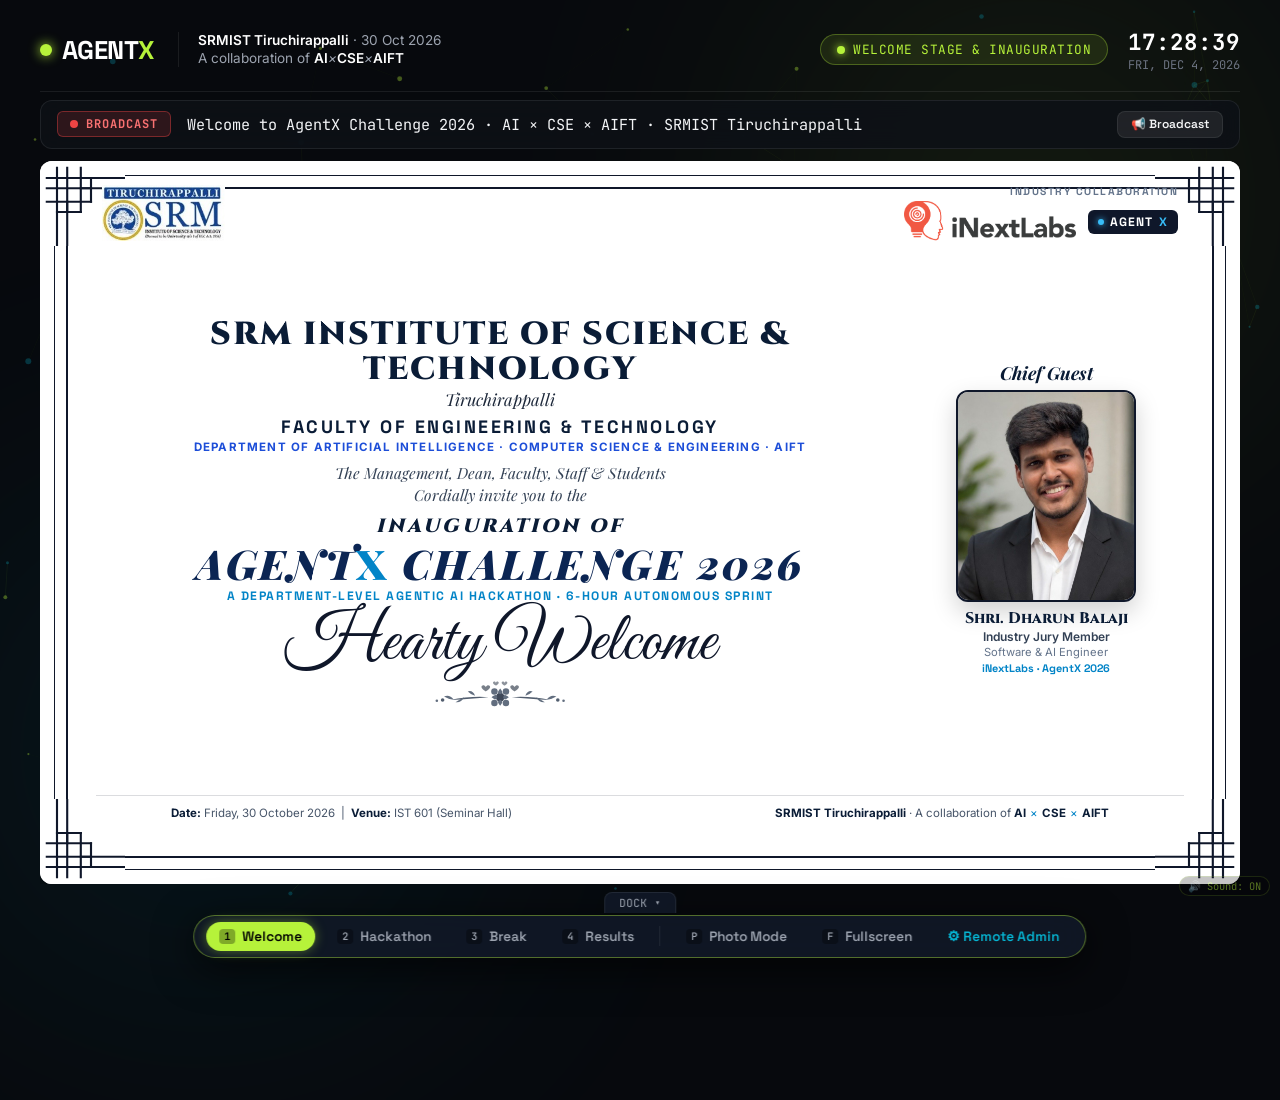
<file: backdrop.html>
<!DOCTYPE html>
<html lang="en">
<head>
  <meta charset="UTF-8">
  <meta name="viewport" content="width=device-width, initial-scale=1.0">
  <title>AgentX Challenge 2026 — Smart Board Stage Backdrop</title>
  <meta name="theme-color" content="#07090d">
  <link rel="preconnect" href="https://fonts.googleapis.com">
  <link rel="preconnect" href="https://fonts.gstatic.com" crossorigin>
  <link href="https://fonts.googleapis.com/css2?family=Cinzel:wght@600;700;800;900&family=Great+Vibes&family=Playfair+Display:ital,wght@0,600;0,700;0,800;0,900;1,600;1,700;1,800&family=Space+Grotesk:wght@600;700&display=swap" rel="stylesheet">
  <link rel="stylesheet" href="css/backdrop.css">
</head>
<body>

  <!-- Ambient Glows -->
  <div class="ambient-glow ambient-glow-1"></div>
  <div class="ambient-glow ambient-glow-2"></div>

  <!-- Background Particle Network -->
  <canvas id="backdrop-canvas"></canvas>

  <!-- Confetti Canvas for Award Ceremonies -->
  <canvas id="confetti-canvas"></canvas>

  <!-- Sound Toggle Float Badge -->
  <div id="sound-toggle-badge" class="sound-badge active" title="Toggle Sound Chimes (Hotkey: M)">
    🔊 Sound: ON
  </div>

  <div class="app-container">
    
    <!-- Header -->
    <header class="stage-header">
      <div class="header-left">
        <a href="index.html" class="brand-badge" title="Back to Main Website">
          <span class="logo-dot"></span>
          <div class="brand-text">AGENT<span>X</span></div>
        </a>
        <div class="event-subtitle">
          <b>SRMIST Tiruchirappalli</b> · 30 Oct 2026<br>
          A collaboration of <b>AI</b><i>×</i><b>CSE</b><i>×</i><b>AIFT</b>
        </div>
      </div>

      <div class="header-right">
        <div class="mode-pill">
          <span class="mode-pill-dot"></span>
          <span id="mode-pill-text">Welcome Stage &amp; Inauguration</span>
        </div>
        
        <div class="clock-display">
          <div class="clock-time" id="clock-time">09:45:00</div>
          <div class="clock-date" id="clock-date">FRI, OCT 30, 2026</div>
        </div>
      </div>
    </header>

    <!-- Top Announcement Ticker -->
    <div class="ticker-container">
      <div class="ticker-badge">
        <span class="ticker-beacon"></span>
        <span>BROADCAST</span>
      </div>
      <div class="ticker-content">
        <div class="ticker-text" id="ticker-text">
          Welcome to AgentX Challenge 2026 · AI × CSE × AIFT · SRMIST Tiruchirappalli · 6-Hour Sprint Live
        </div>
      </div>
      <button class="btn-secondary" id="dock-announce-btn" style="padding: 0.3rem 0.8rem; font-size: 0.75rem;">
        📢 Broadcast
      </button>
    </div>



    <!-- Main Dynamic Stage Area -->
    <main class="stage-content">

      <!-- ==============================================================
           VIEW 1: WELCOME SCREEN (OFFICIAL CEREMONIAL STAGE BACKDROP)
           ============================================================== -->
      <section id="view-welcome" class="view-panel active">
        <div class="stage-poster formal-backdrop">
          
          <!-- SVG Symbol Definition for Corner Fret -->
          <svg style="display: none;" aria-hidden="true">
            <symbol id="corner-fret" viewBox="0 0 100 100">
              <rect width="100" height="100" fill="#ffffff" />
              <g stroke="#0f172a" stroke-width="2.5" stroke-linecap="square" stroke-linejoin="miter" fill="none">
                <line x1="8" y1="20" x2="100" y2="20" />
                <line x1="8" y1="32" x2="100" y2="32" />
                <line x1="8" y1="48" x2="60" y2="48" />

                <line x1="20" y1="8" x2="20" y2="100" />
                <line x1="32" y1="8" x2="32" y2="100" />
                <line x1="48" y1="8" x2="48" y2="60" />

                <line x1="60" y1="20" x2="60" y2="48" />
                <line x1="20" y1="60" x2="48" y2="60" />
                <line x1="48" y1="32" x2="60" y2="32" />
                <line x1="32" y1="48" x2="32" y2="60" />
              </g>
            </symbol>
          </svg>

          <!-- Double Frame Borders & 4 Corner Frets -->
          <div class="backdrop-outer-border"></div>
          <div class="backdrop-inner-border"></div>
          <svg class="backdrop-corner tl" aria-hidden="true"><use href="#corner-fret"/></svg>
          <svg class="backdrop-corner tr" aria-hidden="true"><use href="#corner-fret"/></svg>
          <svg class="backdrop-corner bl" aria-hidden="true"><use href="#corner-fret"/></svg>
          <svg class="backdrop-corner br" aria-hidden="true"><use href="#corner-fret"/></svg>

          <div class="backdrop-content-wrap">
            
            <!-- Top Row: SRM Logo (Left) and Industry Partner Logo (Right) -->
            <div class="backdrop-top-row">
              <div class="backdrop-logo-left">
                <img src="assets/srm-logo.jpg" alt="SRM Institute of Science &amp; Technology, Tiruchirappalli" class="backdrop-srm-logo">
              </div>

              <div class="backdrop-logo-right">
                <div class="partner-collab-badge">
                  <span class="collab-badge-label">INDUSTRY COLLABORATION</span>
                  <div class="partner-logo-box">
                    <img src="assets/inextlabs-logo.png" alt="iNextLabs" class="backdrop-partner-logo">
                    <div class="agentx-mini-badge"><span class="ax-dot"></span>AGENT<span class="ax-x">X</span></div>
                  </div>
                </div>
              </div>
            </div>

            <!-- Main Stage Body: Center Invitation + Right Chief Guest Card -->
            <div class="backdrop-main-grid">

              <!-- Center Primary Column -->
              <div class="backdrop-center-col">
                <div class="backdrop-inst-title">SRM INSTITUTE OF SCIENCE &amp; TECHNOLOGY</div>
                <div class="backdrop-inst-sub">Tiruchirappalli</div>
                <div class="backdrop-faculty-title">FACULTY OF ENGINEERING &amp; TECHNOLOGY</div>
                <div class="backdrop-dept-title">DEPARTMENT OF ARTIFICIAL INTELLIGENCE · COMPUTER SCIENCE &amp; ENGINEERING · AIFT</div>
                
                <div class="backdrop-invite-lead">The Management, Dean, Faculty, Staff &amp; Students</div>
                <div class="backdrop-invite-sub">Cordially invite you to the</div>
                
                <div class="backdrop-event-inaug">INAUGURATION OF</div>
                <h1 class="backdrop-event-title">AGENT<span class="x-brand">X</span> CHALLENGE 2026</h1>
                <div class="backdrop-event-tagline">A Department-Level Agentic AI Hackathon · 6-Hour Autonomous Sprint</div>

                <!-- Hearty Welcome Script & Floral Flourish -->
                <div class="backdrop-hearty-welcome">Hearty Welcome</div>
                <div class="backdrop-floral-wrap">
                  <svg viewBox="0 0 320 60" width="260" height="50" xmlns="http://www.w3.org/2000/svg" class="backdrop-floral-svg" aria-hidden="true">
                    <g fill="#334155" opacity="0.85">
                      <!-- Center flower bloom -->
                      <circle cx="160" cy="30" r="6" fill="#1e293b" />
                      <path d="M 160,18 C 163,22 165,24 160,26 C 155,24 157,22 160,18 Z" fill="#475569" />
                      <path d="M 160,42 C 163,38 165,36 160,34 C 155,36 157,38 160,42 Z" fill="#475569" />
                      <path d="M 148,30 C 152,33 154,35 156,30 C 154,25 152,27 148,30 Z" fill="#475569" />
                      <path d="M 172,30 C 168,33 166,35 164,30 C 166,25 168,27 172,30 Z" fill="#475569" />
                      
                      <!-- Diagonal petals -->
                      <circle cx="152" cy="22" r="4.5" fill="#475569" />
                      <circle cx="168" cy="22" r="4.5" fill="#475569" />
                      <circle cx="152" cy="38" r="4.5" fill="#475569" />
                      <circle cx="168" cy="38" r="4.5" fill="#475569" />

                      <!-- Left Foliage & Sprigs -->
                      <path d="M 144,30 Q 120,28 90,34 Q 120,32 144,30 Z" fill="#334155" />
                      <path d="M 125,28 Q 122,20 115,22 Q 120,27 125,28 Z" fill="#475569" />
                      <path d="M 110,30 Q 106,38 98,37 Q 105,32 110,30 Z" fill="#475569" />
                      <path d="M 95,33 Q 90,26 82,29 Q 88,33 95,33 Z" fill="#475569" />
                      <circle cx="80" cy="34" r="2.5" fill="#334155" />
                      <circle cx="72" cy="35" r="1.8" fill="#475569" />

                      <!-- Right Foliage & Sprigs -->
                      <path d="M 176,30 Q 200,28 230,34 Q 200,32 176,30 Z" fill="#334155" />
                      <path d="M 195,28 Q 198,20 205,22 Q 200,27 195,28 Z" fill="#475569" />
                      <path d="M 210,30 Q 214,38 222,37 Q 215,32 210,30 Z" fill="#475569" />
                      <path d="M 225,33 Q 230,26 238,29 Q 232,33 225,33 Z" fill="#475569" />
                      <circle cx="240" cy="34" r="2.5" fill="#334155" />
                      <circle cx="248" cy="35" r="1.8" fill="#475569" />

                      <!-- Tiny Floating Hearts / Petals -->
                      <path d="M 140,16 C 138,12 134,13 134,16 C 134,19 140,22 140,22 C 140,22 146,19 146,16 C 146,13 142,12 140,16 Z" fill="#1e293b" opacity="0.7" />
                      <path d="M 180,16 C 178,12 174,13 174,16 C 174,19 180,22 180,22 C 180,22 186,19 186,16 C 186,13 182,12 180,16 Z" fill="#1e293b" opacity="0.7" />
                      <path d="M 154,10 C 153,7 150,8 150,10 C 150,12 154,14 154,14 C 154,14 158,12 158,10 C 158,8 155,7 154,10 Z" fill="#1e293b" opacity="0.6" />
                      <path d="M 166,10 C 165,7 162,8 162,10 C 162,12 166,14 166,14 C 166,14 170,12 170,10 C 170,8 167,7 166,10 Z" fill="#1e293b" opacity="0.6" />
                    </g>
                  </svg>
                </div>
              </div>

              <!-- Right Column: Chief Guest & Speaker Card -->
              <div class="backdrop-speaker-col">
                <div class="backdrop-cg-box">
                  <div class="backdrop-cg-heading">Chief Guest</div>
                  
                  <div class="backdrop-cg-frame">
                    <img src="assets/chief-guest.jpg" alt="Shri. Dharun Balaji" class="backdrop-cg-img" id="poster-cg-photo">
                  </div>

                  <div class="backdrop-cg-meta">
                    <div class="backdrop-cg-name" id="poster-cg-name">Shri. Dharun Balaji</div>
                    <div class="backdrop-cg-role" id="poster-cg-role">Industry Jury Member</div>
                    <div class="backdrop-cg-org" id="poster-cg-org">Software &amp; AI Engineer</div>
                    <div class="backdrop-cg-company">iNextLabs · AgentX 2026</div>
                  </div>
                </div>
              </div>

            </div>

            <!-- Bottom Institutional & Event Ribbon -->
            <div class="backdrop-bottom-row">
              <div class="backdrop-bottom-left">
                <b>Date:</b> Friday, 30 October 2026 &nbsp;|&nbsp; <b>Venue:</b> IST 601 (Seminar Hall)
              </div>
              <div class="backdrop-bottom-right">
                <b>SRMIST Tiruchirappalli</b> · A collaboration of <b>AI</b><i>×</i><b>CSE</b><i>×</i><b>AIFT</b>
              </div>
            </div>

          </div>

        </div>
      </section>

      <!-- ==============================================================
           VIEW 2: LIVE HACKATHON COUNTDOWN
           ============================================================== -->
      <section id="view-countdown" class="view-panel">
        <div class="countdown-layout">
          
          <div class="timer-hero-box">
            <div class="timer-stage-title">Sprint Window · In Progress</div>
            <div class="giant-clock" id="sprint-clock-digits">06:00:00</div>
            
            <div class="timer-progress-wrap">
              <div class="timer-progress-bar" id="sprint-progress-bar" style="width: 0%;"></div>
            </div>

            <div class="timer-sub-facts">
              <div>Progress: <b id="sprint-pct-complete">0%</b></div>
              <div>Build Cap: <b>6 Hours</b></div>
              <div>Free APIs: <b>Gemini 2.5 Flash &amp; Groq</b></div>
            </div>

            <!-- Quick on-screen adjustments -->
            <div style="display: flex; gap: 0.6rem; margin-top: 1.5rem;">
              <button class="btn-secondary" id="btn-play-pause-timer">▶ Start</button>
              <button class="btn-secondary" id="btn-minus-5m">-5m</button>
              <button class="btn-secondary" id="btn-plus-5m">+5m</button>
              <button class="btn-secondary" id="btn-reset-timer">Reset 6h</button>
            </div>
          </div>

          <!-- Roadmap Milestones -->
          <div class="milestone-container">
            <div class="milestone-header">
              <h3>Milestone Tracker</h3>
              <span>OCT 30</span>
            </div>

            <div class="milestone-list">
              <div class="m-item" id="m-inaug">
                <div class="m-time">09:15</div>
                <div class="m-text">
                  <div class="m-title">Inauguration Ceremony</div>
                  <div class="m-desc">IST 601 Seminar Hall · Dignitaries address</div>
                </div>
                <div class="m-tag">Kickoff</div>
              </div>

              <div class="m-item" id="m-start">
                <div class="m-time">09:45</div>
                <div class="m-text">
                  <div class="m-title">Hackathon Start</div>
                  <div class="m-desc">Timer begins · 6-Hour autonomous sprint</div>
                </div>
                <div class="m-tag">Sprint</div>
              </div>

              <div class="m-item active" id="m-round1">
                <div class="m-time">12:00</div>
                <div class="m-text">
                  <div class="m-title">First Round Submission</div>
                  <div class="m-desc">Desk check: 1 working tool call in terminal</div>
                </div>
                <div class="m-tag">Round 1</div>
              </div>

              <div class="m-item" id="m-round2">
                <div class="m-time">15:00</div>
                <div class="m-text">
                  <div class="m-title">Second Round Submission</div>
                  <div class="m-desc">Code freeze · GitHub push &amp; autonomy check</div>
                </div>
                <div class="m-tag">Round 2</div>
              </div>

              <div class="m-item" id="m-jury">
                <div class="m-time">15:30</div>
                <div class="m-text">
                  <div class="m-title">Jury Judging (Live Demo)</div>
                  <div class="m-desc">Live demonstration before Shri. Dharun Balaji</div>
                </div>
                <div class="m-tag">Jury</div>
              </div>

              <div class="m-item" id="m-valedictory">
                <div class="m-time">16:30</div>
                <div class="m-text">
                  <div class="m-title">Closing Ceremony &amp; Prizes</div>
                  <div class="m-desc">Valedictory remarks &amp; prize distribution</div>
                </div>
                <div class="m-tag">Awards</div>
              </div>
            </div>
          </div>

        </div>
      </section>

      <!-- ==============================================================
           VIEW 3: BREAK SCREEN
           ============================================================== -->
      <section id="view-break" class="view-panel">
        <div class="break-box">
          <div class="break-icon-wrap">🍕</div>
          <h2>Working Lunch &amp; Recharge</h2>
          <p>Grab your meal, refuel, and collaborate. Mentors are doing triage rounds at lab benches.</p>
          
          <div class="break-timer-display" id="break-clock-digits">45:00</div>

          <div class="break-reminders">
            <div class="rem-card">
              <b>Lab Wi-Fi &amp; Hotspots</b>
              <span>Report connectivity or API key rate limits to roaming mentors immediately.</span>
            </div>
            <div class="rem-card">
              <b>Round 2 Code Freeze (3:00 PM)</b>
              <span>Second round submission sharp at 15:00. Ensure 2+ tool calls and live autonomy loop are wired.</span>
            </div>
            <div class="rem-card">
              <b>Avoid Wrapper Traps</b>
              <span>Judges will check your logs for reasoning thoughts, observations, and retries.</span>
            </div>
          </div>
        </div>
      </section>

      <!-- ==============================================================
           VIEW 4: PITCH TIMER
           ============================================================== -->
      <section id="view-pitch" class="view-panel">
        <div class="pitch-layout">
          
          <div class="pitch-clock-box" id="pitch-clock">
            <div class="pitch-phase-badge" id="pitch-phase-badge">PHASE: PITCH (3 MIN)</div>
            <div class="pitch-clock-digits" id="pitch-clock-digits">03:00</div>

            <div class="pitch-phases-bar">
              <div class="p-step active" data-phase="0">
                <b>1. Pitch</b>
                <span>3 mins</span>
              </div>
              <div class="p-step" data-phase="1">
                <b>2. Live Demo</b>
                <span>2 mins</span>
              </div>
              <div class="p-step" data-phase="2">
                <b>3. Q&amp;A</b>
                <span>2 mins</span>
              </div>
            </div>

            <div style="margin-top: 1.5rem; display: flex; gap: 0.6rem;">
              <button class="btn-primary" id="btn-pitch-play-pause">▶ Start Stage Timer</button>
            </div>
          </div>

          <div class="pitch-team-details">
            <div class="team-now-card">
              <span class="label">On Stage Now</span>
              <h2 id="pitch-current-team">Team NeuralForge</h2>
              <p id="pitch-current-project">Autonomous Clinical Drug-Interaction ReAct Agent</p>
            </div>

            <div class="pitch-rubric-mini">
              <h4>Finale Stage Rubric (100 Points)</h4>
              <div class="mini-rub-row"><span>Agentic Autonomy &amp; Reasoning</span><b>40 pts</b></div>
              <div class="mini-rub-row"><span>Domain Problem Impact</span><b>30 pts</b></div>
              <div class="mini-rub-row"><span>Code Hygiene &amp; Tool Architecture</span><b>20 pts</b></div>
              <div class="mini-rub-row"><span>Presentation &amp; Technical Q&amp;A</span><b>10 pts</b></div>
            </div>
          </div>

        </div>
      </section>

      <!-- ==============================================================
           VIEW 5: LIVE RESULTS & PODIUM REVEAL
           ============================================================== -->
      <section id="view-results" class="view-panel">
        <div class="results-view-wrap">
          
          <!-- Sub-bar -->
          <div class="results-nav">
            <div class="results-tab-btns">
              <button class="res-btn active" id="btn-res-leaderboard">📊 Overall Leaderboard</button>
              <button class="res-btn" id="btn-res-podium">🏆 Podium Ceremony Reveal</button>
            </div>
            <div style="font-family: var(--font-mono); font-size: 0.85rem; color: var(--text-dim);">
              All teams competing directly for Top 3 Podium Spots
            </div>
          </div>

          <!-- Sub-pane 1: Leaderboard Table -->
          <div class="results-sub-pane active" id="res-leaderboard">
            <div class="leaderboard-table-container">
              <table class="lb-table">
                <thead>
                  <tr>
                    <th>Rank</th>
                    <th>Team &amp; Agent Project</th>
                    <th>Round 1</th>
                    <th>R2 (/50)</th>
                    <th>Hygiene (/20)</th>
                    <th>Total (/70)</th>
                  </tr>
                </thead>
                <tbody id="leaderboard-tbody">
                  <!-- Populated dynamically via JS -->
                </tbody>
              </table>
            </div>
          </div>

          <!-- Sub-pane 2: Podium Reveal Ceremony -->
          <div class="results-sub-pane" id="res-podium">
            <div class="podium-stage-container">
              <div class="podium-title">
                <h2>AgentX Challenge 2026 Podium</h2>
                <p>Recognizing the top agent builders at SRMIST Tiruchirappalli</p>
              </div>

              <div class="podium-grid">
                <!-- Silver (2nd) -->
                <div class="podium-card silver">
                  <div>
                    <div class="podium-trophy">🥈</div>
                    <div class="podium-place">Runner Up</div>
                    <div class="podium-prize">₹3,000</div>
                  </div>
                  <div>
                    <div class="podium-team-name" id="podium-silver-name">TBA</div>
                    <div class="podium-project-title" id="podium-silver-project">Awaiting results</div>
                    <div class="podium-score-tag" id="podium-silver-score">—</div>
                  </div>
                </div>

                <!-- Gold (1st) -->
                <div class="podium-card gold">
                  <div>
                    <div class="podium-trophy">🏆</div>
                    <div class="podium-place">Grand Champion</div>
                    <div class="podium-prize">₹5,000</div>
                  </div>
                  <div>
                    <div class="podium-team-name" id="podium-gold-name">TBA</div>
                    <div class="podium-project-title" id="podium-gold-project">Awaiting results</div>
                    <div class="podium-score-tag" id="podium-gold-score">—</div>
                  </div>
                </div>

                <!-- Bronze (3rd) -->
                <div class="podium-card bronze">
                  <div>
                    <div class="podium-trophy">🥉</div>
                    <div class="podium-place">Innovator</div>
                    <div class="podium-prize">₹2,000</div>
                  </div>
                  <div>
                    <div class="podium-team-name" id="podium-bronze-name">TBA</div>
                    <div class="podium-project-title" id="podium-bronze-project">Awaiting results</div>
                    <div class="podium-score-tag" id="podium-bronze-score">—</div>
                  </div>
                </div>
              </div>
            </div>
          </div>

        </div>
      </section>

    </main>

  </div>

  <!-- Smart Board Floating Dock -->
  <div class="smart-dock">
    <div class="dock-trigger">DOCK ▾</div>
    <button class="dock-btn active" data-view="welcome"><kbd>1</kbd> Welcome</button>
    <button class="dock-btn" data-view="countdown"><kbd>2</kbd> Hackathon</button>
    <button class="dock-btn" data-view="break"><kbd>3</kbd> Break</button>
    <button class="dock-btn" data-view="results"><kbd>4</kbd> Results</button>
    <div class="dock-divider"></div>
    <button class="dock-btn" id="dock-photo-btn"><kbd>P</kbd> <span>Photo Mode</span></button>
    <button class="dock-btn" id="dock-fullscreen-btn"><kbd>F</kbd> Fullscreen</button>
    <a href="backdrop-admin.html" target="_blank" rel="noopener" class="dock-btn dock-link">
      <span>⚙ Remote Admin</span>
    </a>
  </div>

  <div class="photo-mode-hint" id="photo-mode-hint">
    📸 Stage Backdrop Photo Mode Active · Press 'P' or tap here to restore controls
  </div>

  <!-- Announcement Quick Modal -->
  <div class="modal-overlay" id="announcement-modal">
    <div class="modal-content">
      <div class="modal-header">
        <h3>Broadcast Announcement to Smart Board</h3>
        <button class="modal-close-btn" id="btn-close-modal">&times;</button>
      </div>

      <p style="font-size: 0.85rem; color: var(--text-dim); margin-bottom: 0.75rem;">Click a preset or type below:</p>
      
      <div class="preset-chip-list">
        <div class="preset-chip" data-text="🔔 15 minutes remaining until First Round Submission (12:00 PM)!">
          15m to Round 1
        </div>
        <div class="preset-chip" data-text="🍕 Working lunch is now served at your bench!">
          Lunch Served
        </div>
        <div class="preset-chip" data-text="⚠️ 15 minutes to Second Round Submission &amp; Code Freeze (3:00 PM)!">
          15m to Round 2
        </div>
        <div class="preset-chip" data-text="⚖️ Jury Judging &amp; Live Demonstrations begin at 3:30 PM in IST 601!">
          Jury Judging Starting
        </div>
        <div class="preset-chip" data-text="🏆 Closing Ceremony &amp; Prize Distribution starting at 4:30 PM in IST 601!">
          Closing Ceremony
        </div>
      </div>

      <input type="text" class="modal-input" id="modal-announcement-input" placeholder="Type custom announcement ticker...">

      <div class="modal-actions">
        <button class="btn-secondary" id="btn-cancel-announcement">Cancel</button>
        <button class="btn-primary" id="btn-save-announcement">Broadcast Ticker</button>
      </div>
    </div>
  </div>

  <script src="js/backdrop.js"></script>
</body>
</html>
</file>
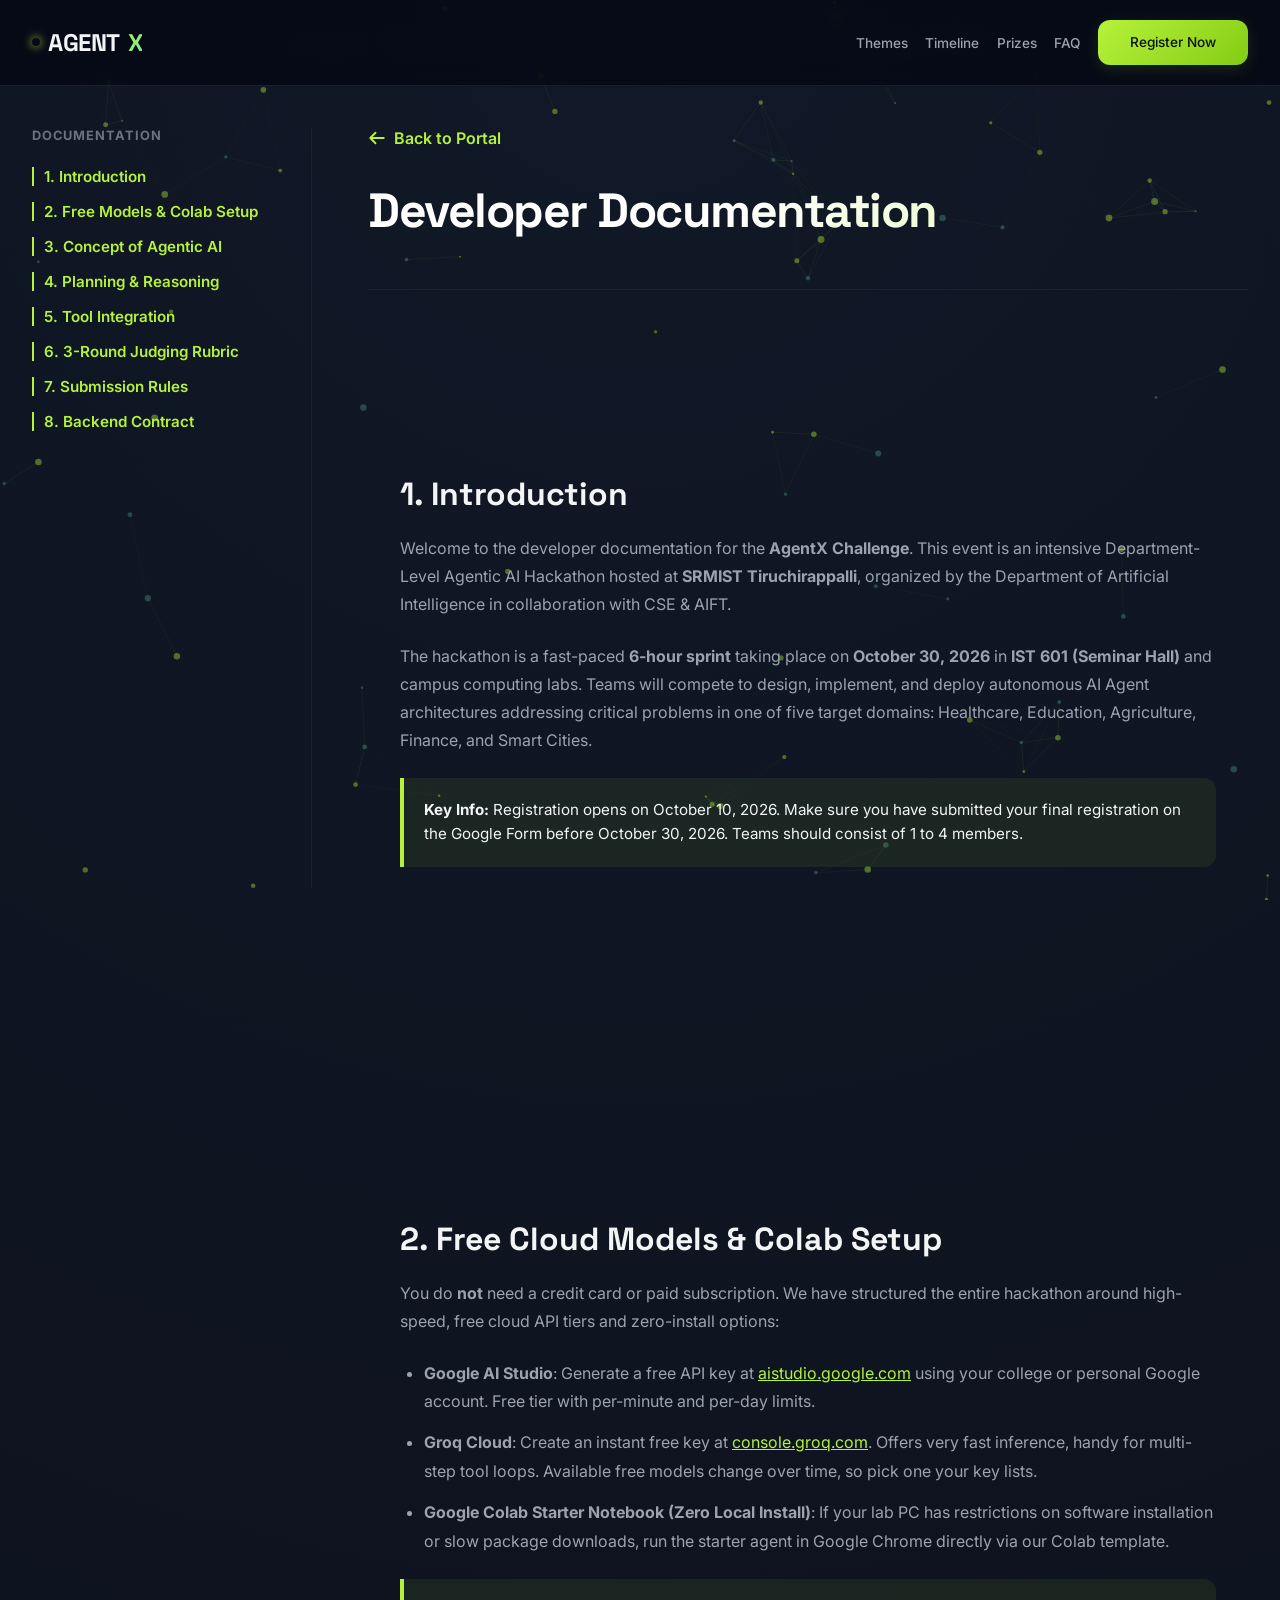
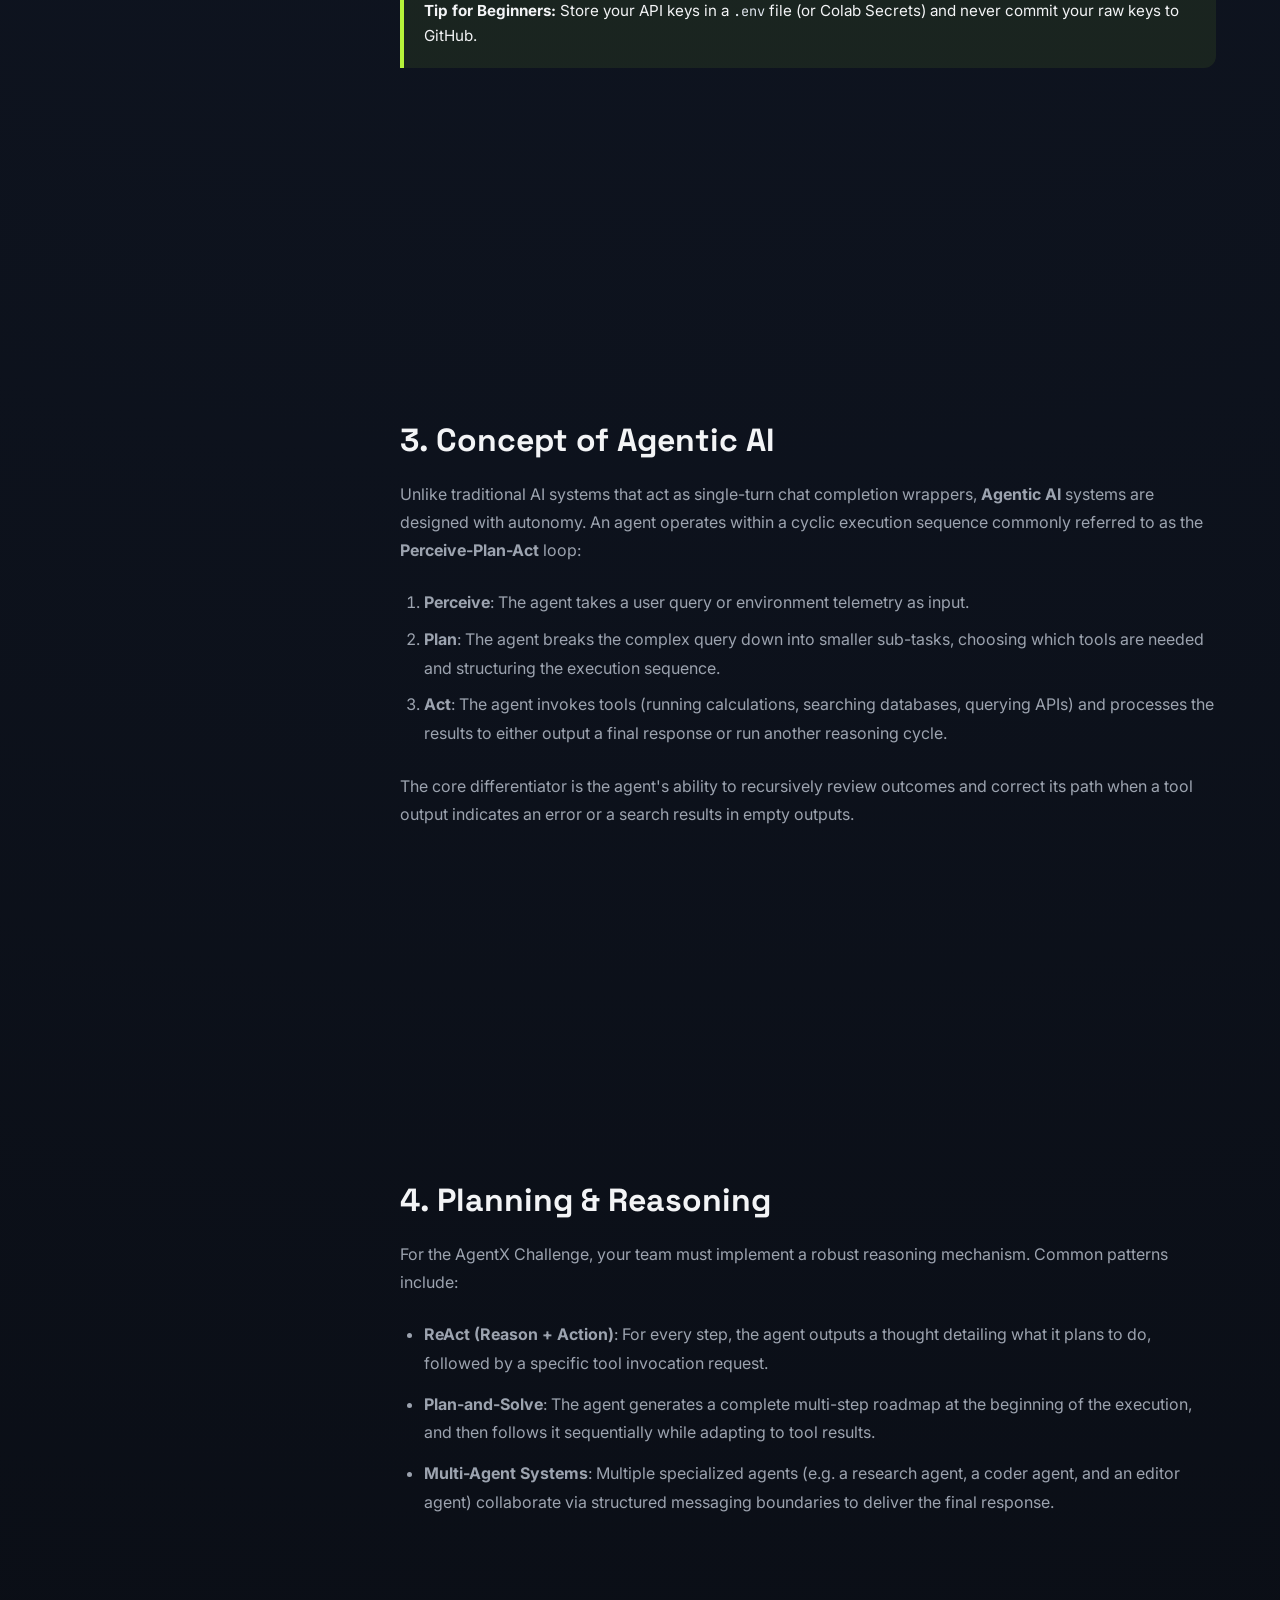
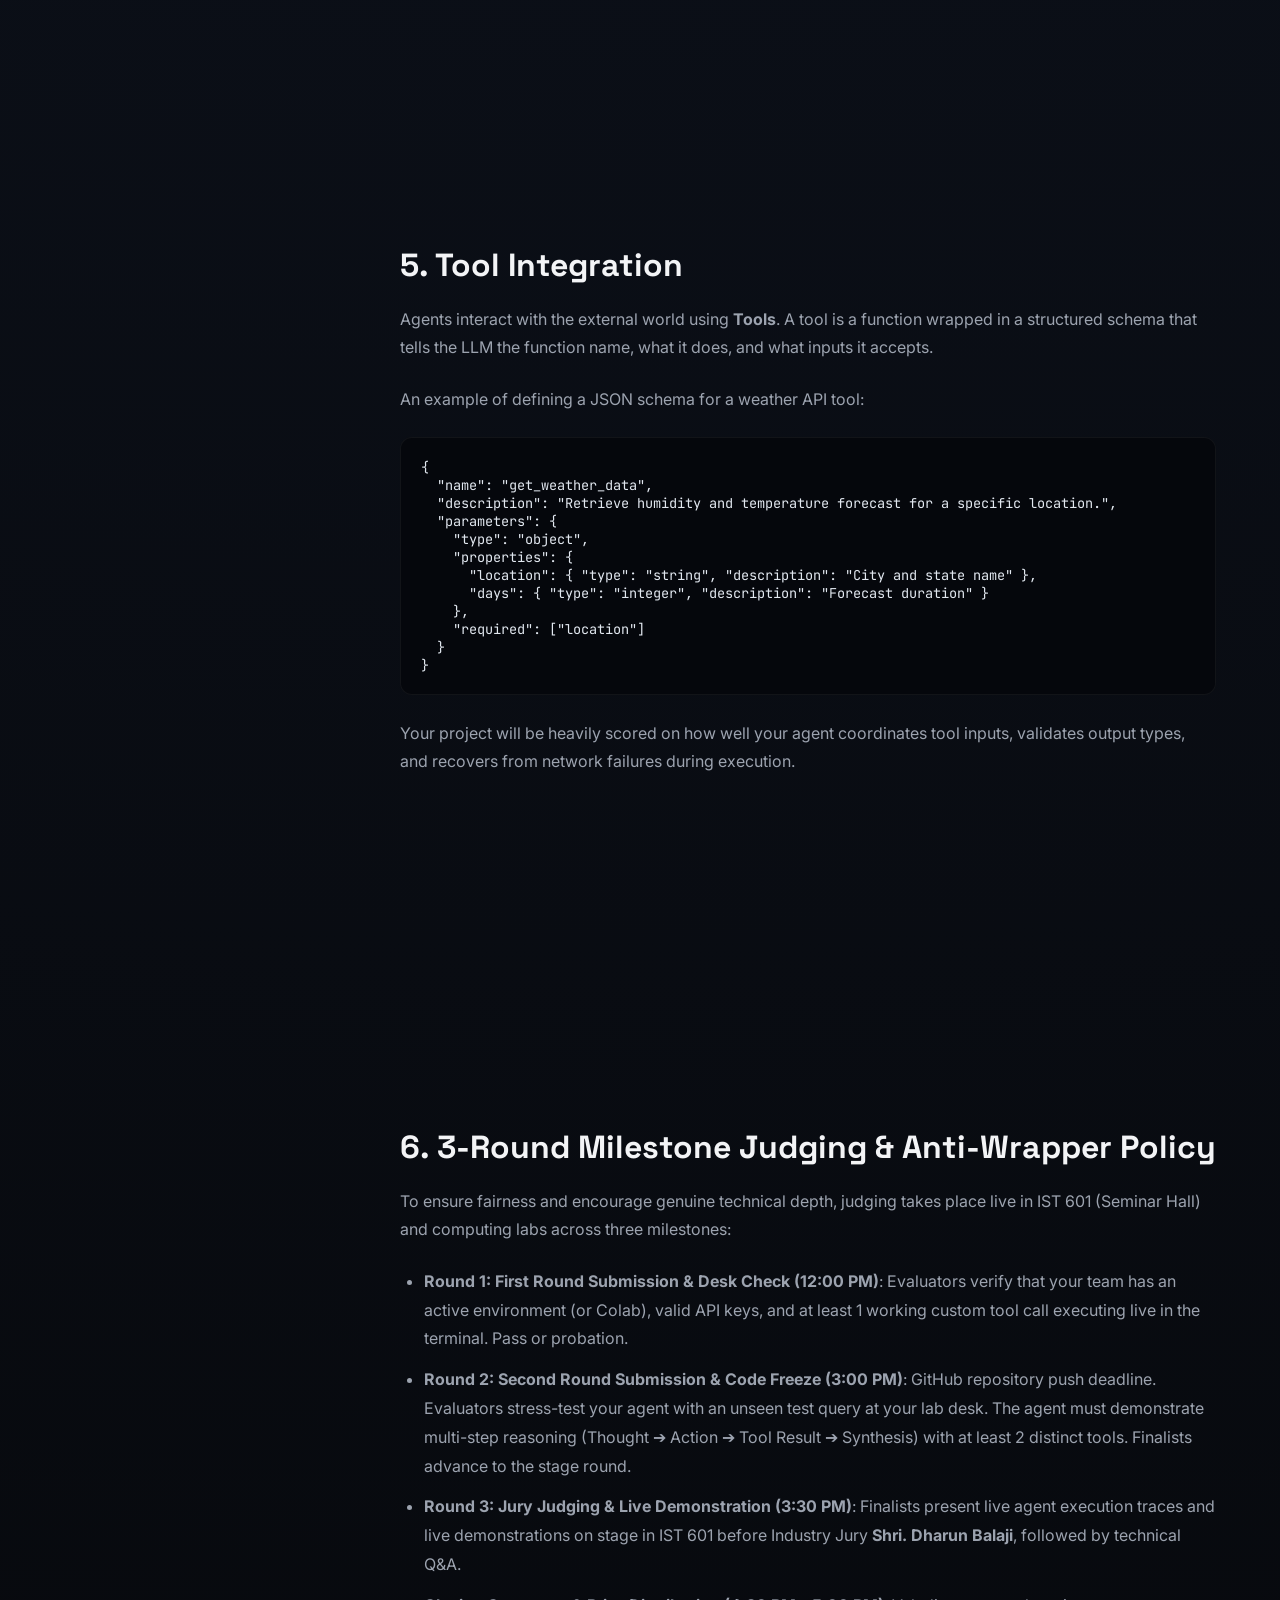
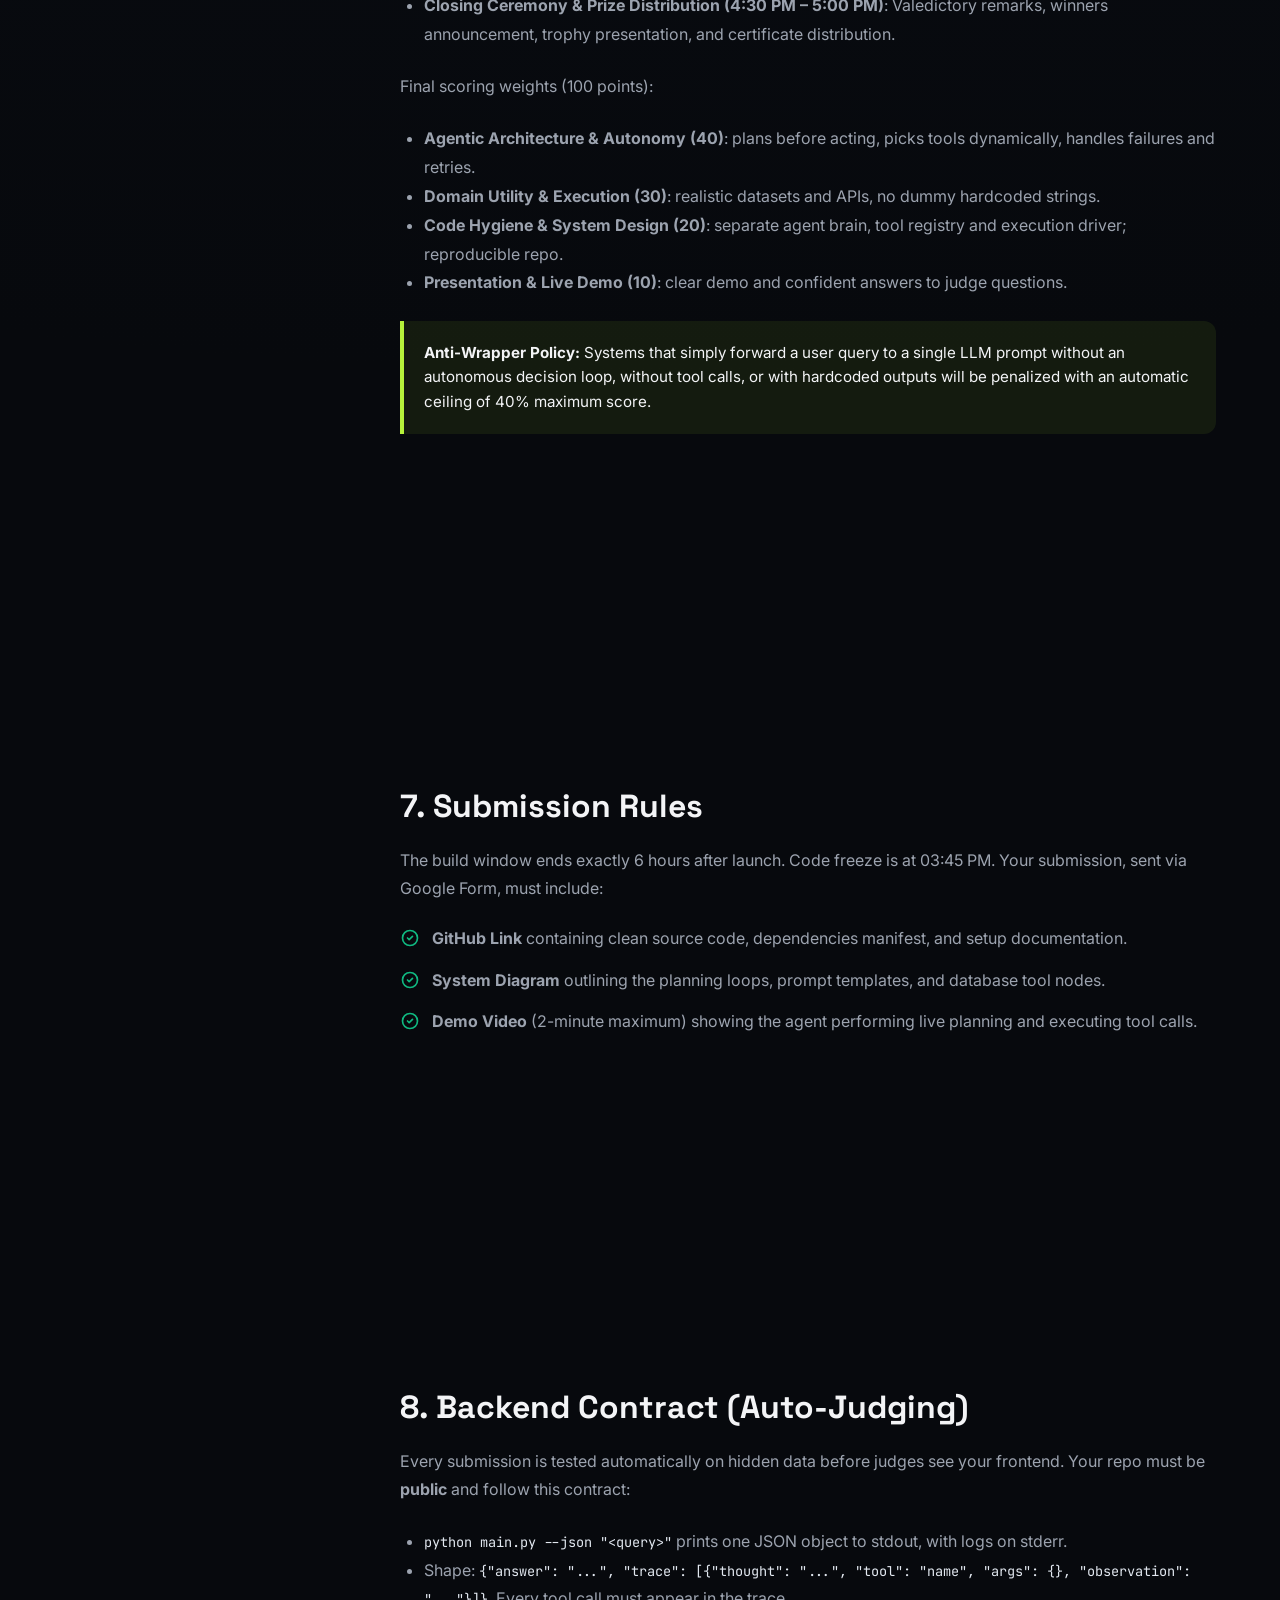
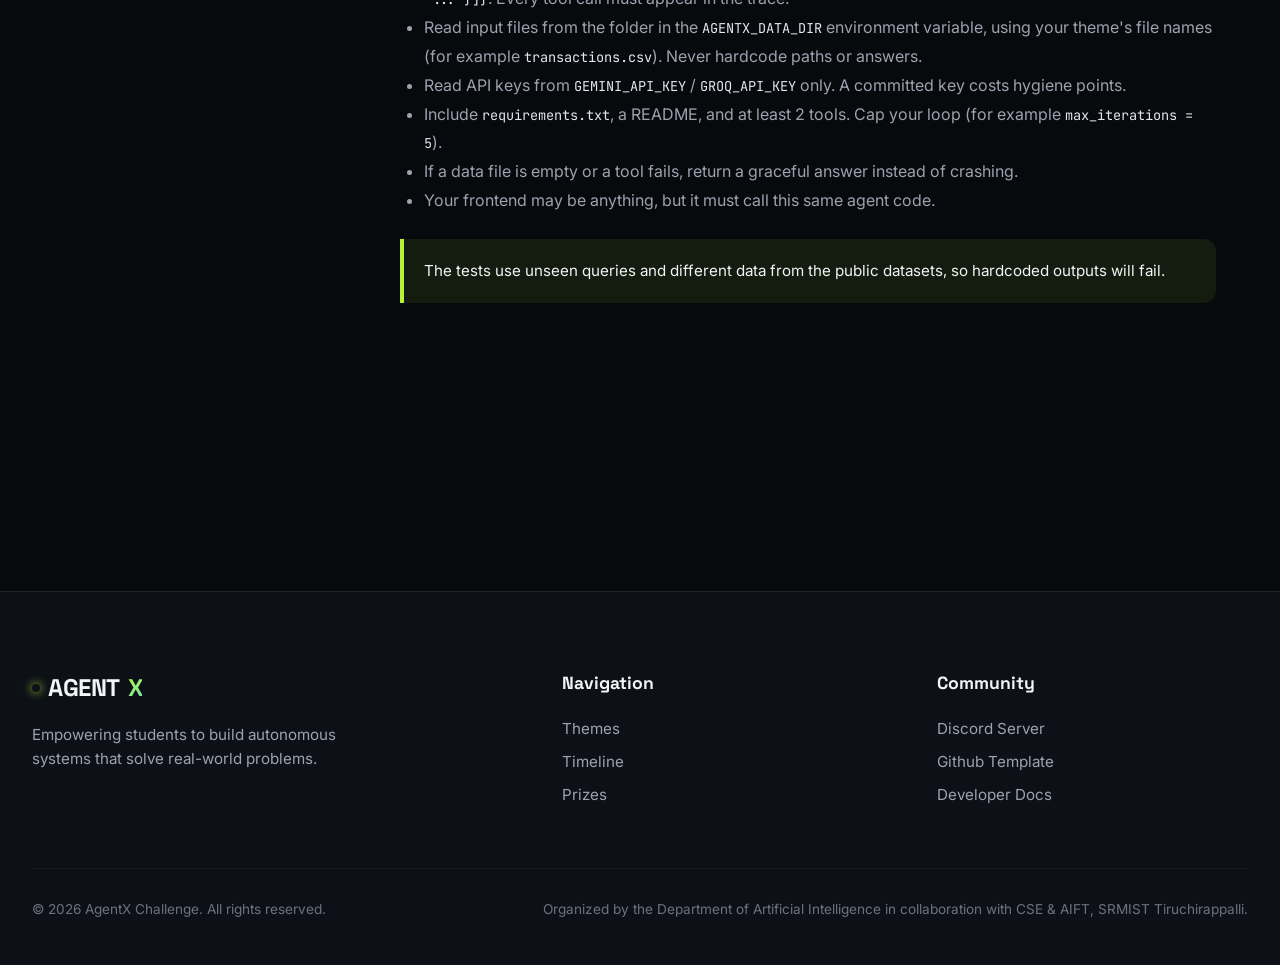
<file: docs.html>
<!DOCTYPE html>
<html lang="en">
<head>
  <meta charset="UTF-8">
  <meta name="viewport" content="width=device-width, initial-scale=1.0">
  <title>AgentX Challenge — Developer Docs</title>
  <link rel="stylesheet" href="css/styles.css">
  <style>
    .docs-container {
      max-width: 1280px;
      margin: 0 auto;
      padding: 8rem 2rem 4rem;
      display: grid;
      grid-template-columns: 280px 1fr;
      gap: 3.5rem;
      position: relative;
      z-index: 2;
    }

    /* Sidebar Navigation */
    .docs-sidebar {
      position: sticky;
      top: 100px;
      height: calc(100vh - 140px);
      overflow-y: auto;
      padding-right: 1.5rem;
      border-right: 1px solid rgba(255, 255, 255, 0.05);
    }

    .docs-sidebar-title {
      font-size: 0.8rem;
      font-weight: 700;
      text-transform: uppercase;
      color: var(--text-muted);
      letter-spacing: 1px;
      margin-bottom: 1.5rem;
    }

    .docs-nav-list {
      list-style: none;
      display: flex;
      flex-direction: column;
      gap: 1rem;
    }

    .docs-nav-link {
      color: var(--text-secondary);
      text-decoration: none;
      font-size: 0.95rem;
      font-weight: 500;
      transition: var(--transition-fast);
      display: block;
    }

    .docs-nav-link:hover {
      color: var(--primary);
      padding-left: 4px;
    }

    .docs-nav-link.active {
      color: var(--primary);
      font-weight: 600;
      border-left: 2px solid var(--primary);
      padding-left: 10px;
    }

    /* Main Content Area */
    .docs-main {
      min-width: 0;
    }

    .docs-back-btn {
      display: inline-flex;
      align-items: center;
      gap: 0.5rem;
      color: var(--primary);
      text-decoration: none;
      font-weight: 600;
      margin-bottom: 2rem;
      transition: var(--transition-fast);
    }

    .docs-back-btn:hover {
      color: var(--text-primary);
      transform: translateX(-4px);
    }

    .docs-back-btn svg {
      width: 18px;
      height: 18px;
    }

    .docs-header {
      margin-bottom: 3.5rem;
      border-bottom: 1px solid rgba(255, 255, 255, 0.05);
      padding-bottom: 2rem;
    }

    .docs-title {
      font-family: var(--font-title);
      font-size: 3rem;
      font-weight: 800;
      letter-spacing: -1.5px;
      background: linear-gradient(135deg, #ffffff 40%, #d9f99d);
      -webkit-background-clip: text;
      -webkit-text-fill-color: transparent;
      margin-bottom: 1rem;
    }

    .docs-section {
      margin-bottom: 4.5rem;
      scroll-margin-top: 100px;
    }

    .docs-section h2 {
      font-family: var(--font-title);
      font-size: 2rem;
      font-weight: 700;
      margin-bottom: 1.25rem;
      color: var(--text-primary);
    }

    .docs-section p {
      color: var(--text-secondary);
      line-height: 1.75;
      font-size: 1rem;
      margin-bottom: 1.5rem;
    }

    .docs-alert {
      background: rgba(182, 242, 58, 0.08);
      border-left: 4px solid var(--primary);
      border-radius: 0 12px 12px 0;
      padding: 1.25rem;
      margin: 1.5rem 0;
      color: var(--text-primary);
      font-size: 0.95rem;
      line-height: 1.6;
    }

    .docs-checklist {
      list-style: none;
      display: flex;
      flex-direction: column;
      gap: 1rem;
      margin: 1.5rem 0;
    }

    .docs-checklist li {
      display: flex;
      gap: 0.75rem;
      align-items: flex-start;
      color: var(--text-secondary);
      line-height: 1.6;
    }

    .docs-checklist-icon {
      width: 20px;
      height: 20px;
      color: var(--agriculture);
      flex-shrink: 0;
      margin-top: 2px;
    }

    pre {
      background: #05070c;
      border: 1px solid rgba(255, 255, 255, 0.05);
      border-radius: 12px;
      padding: 1.25rem;
      overflow-x: auto;
      margin: 1.5rem 0;
    }

    code {
      font-family: var(--font-mono);
      font-size: 0.85rem;
      color: #e2e8f0;
    }

    @media (max-width: 968px) {
      .docs-container {
        grid-template-columns: 1fr;
        gap: 2.5rem;
      }

      .docs-sidebar {
        position: static;
        height: auto;
        border-right: none;
        border-bottom: 1px solid rgba(255, 255, 255, 0.05);
        padding-right: 0;
        padding-bottom: 2rem;
      }

      .docs-nav-list {
        flex-direction: row;
        flex-wrap: wrap;
        gap: 0.75rem;
      }

      .docs-nav-link {
        padding: 0.4rem 0.8rem;
        background: rgba(255, 255, 255, 0.03);
        border: 1px solid rgba(255, 255, 255, 0.05);
        border-radius: 8px;
      }

      .docs-nav-link.active {
        border-left: none;
        background: rgba(182, 242, 58, 0.1);
        border-color: var(--primary);
        padding-left: 0.8rem;
      }
    }
  </style>
</head>
<body>

  <!-- Navigation Bar -->
  <header>
    <nav class="nav-container">
      <a href="index.html" class="logo">
        <span class="logo-dot"></span>
        AGENT<span>X</span>
      </a>
      <ul class="nav-links">
        <li><a href="index.html#themes">Themes</a></li>
        <li><a href="index.html#timeline">Timeline</a></li>
        <li><a href="index.html#prizes">Prizes</a></li>
        <li><a href="index.html#faq">FAQ</a></li>
        <li>
          <a href="https://forms.gle/hkP5sUWrboaD99FT7" target="_blank" class="btn btn-nav-register" style="text-decoration: none;">Register Now</a>
        </li>
      </ul>
    </nav>
  </header>

  <!-- Background canvas -->
  <canvas id="hero-canvas"></canvas>

  <div class="docs-container">
    <!-- Sidebar left -->
    <aside class="docs-sidebar">
      <div class="docs-sidebar-title">Documentation</div>
      <ul class="docs-nav-list">
        <li><a href="#intro" class="docs-nav-link active" id="link-intro">1. Introduction</a></li>
        <li><a href="#models" class="docs-nav-link" id="link-models">2. Free Models & Colab Setup</a></li>
        <li><a href="#concept" class="docs-nav-link" id="link-concept">3. Concept of Agentic AI</a></li>
        <li><a href="#reasoning" class="docs-nav-link" id="link-reasoning">4. Planning & Reasoning</a></li>
        <li><a href="#tools" class="docs-nav-link" id="link-tools">5. Tool Integration</a></li>
        <li><a href="#judging" class="docs-nav-link" id="link-judging">6. 3-Round Judging Rubric</a></li>
        <li><a href="#submission" class="docs-nav-link" id="link-submission">7. Submission Rules</a></li>
        <li><a href="#contract" class="docs-nav-link" id="link-contract">8. Backend Contract</a></li>
      </ul>
    </aside>

    <!-- Main Content right -->
    <main class="docs-main">
      <a href="index.html" class="docs-back-btn">
        <svg fill="none" viewBox="0 0 24 24" stroke="currentColor" stroke-width="2.5">
          <path stroke-linecap="round" stroke-linejoin="round" d="M10 19l-7-7m0 0l7-7m-7 7h18" />
        </svg>
        Back to Portal
      </a>

      <div class="docs-header">
        <h1 class="docs-title">Developer Documentation</h1>
      </div>

      <!-- Section 1 -->
      <section class="docs-section" id="intro">
        <h2>1. Introduction</h2>
        <p>
          Welcome to the developer documentation for the <strong>AgentX Challenge</strong>. This event is an intensive Department-Level Agentic AI Hackathon hosted at <strong>SRMIST Tiruchirappalli</strong>, organized by the Department of Artificial Intelligence in collaboration with CSE &amp; AIFT.
        </p>
        <p>
          The hackathon is a fast-paced <strong>6-hour sprint</strong> taking place on <strong>October 30, 2026</strong> in <strong>IST 601 (Seminar Hall)</strong> and campus computing labs. Teams will compete to design, implement, and deploy autonomous AI Agent architectures addressing critical problems in one of five target domains: Healthcare, Education, Agriculture, Finance, and Smart Cities.
        </p>
        <div class="docs-alert">
          <strong>Key Info:</strong> Registration opens on October 10, 2026. Make sure you have submitted your final registration on the Google Form before October 30, 2026. Teams should consist of 1 to 4 members.
        </div>
      </section>

      <!-- Section 2 -->
      <section class="docs-section" id="models">
        <h2>2. Free Cloud Models & Colab Setup</h2>
        <p>
          You do <strong>not</strong> need a credit card or paid subscription. We have structured the entire hackathon around high-speed, free cloud API tiers and zero-install options:
        </p>
        <ul style="list-style-type: disc; padding-left: 1.5rem; color: var(--text-secondary); line-height: 1.8; display: flex; flex-direction: column; gap: 0.75rem; margin-bottom: 1.5rem;">
          <li>
            <strong>Google AI Studio</strong>: Generate a free API key at <a href="https://aistudio.google.com" target="_blank" style="color: var(--primary);">aistudio.google.com</a> using your college or personal Google account. Free tier with per-minute and per-day limits.
          </li>
          <li>
            <strong>Groq Cloud</strong>: Create an instant free key at <a href="https://console.groq.com" target="_blank" style="color: var(--primary);">console.groq.com</a>. Offers very fast inference, handy for multi-step tool loops. Available free models change over time, so pick one your key lists.
          </li>
          <li>
            <strong>Google Colab Starter Notebook (Zero Local Install)</strong>: If your lab PC has restrictions on software installation or slow package downloads, run the starter agent in Google Chrome directly via our Colab template.
          </li>
        </ul>
        <div class="docs-alert">
          <strong>Tip for Beginners:</strong> Store your API keys in a <code>.env</code> file (or Colab Secrets) and never commit your raw keys to GitHub.
        </div>
      </section>

      <!-- Section 3 -->
      <section class="docs-section" id="concept">
        <h2>3. Concept of Agentic AI</h2>
        <p>
          Unlike traditional AI systems that act as single-turn chat completion wrappers, <strong>Agentic AI</strong> systems are designed with autonomy. An agent operates within a cyclic execution sequence commonly referred to as the <strong>Perceive-Plan-Act</strong> loop:
        </p>
        <ol style="list-style-type: decimal; padding-left: 1.5rem; color: var(--text-secondary); line-height: 1.8; display: flex; flex-direction: column; gap: 0.5rem; margin-bottom: 1.5rem;">
          <li><strong>Perceive</strong>: The agent takes a user query or environment telemetry as input.</li>
          <li><strong>Plan</strong>: The agent breaks the complex query down into smaller sub-tasks, choosing which tools are needed and structuring the execution sequence.</li>
          <li><strong>Act</strong>: The agent invokes tools (running calculations, searching databases, querying APIs) and processes the results to either output a final response or run another reasoning cycle.</li>
        </ol>
        <p>
          The core differentiator is the agent's ability to recursively review outcomes and correct its path when a tool output indicates an error or a search results in empty outputs.
        </p>
      </section>

      <!-- Section 4 -->
      <section class="docs-section" id="reasoning">
        <h2>4. Planning & Reasoning</h2>
        <p>
          For the AgentX Challenge, your team must implement a robust reasoning mechanism. Common patterns include:
        </p>
        <ul style="list-style-type: disc; padding-left: 1.5rem; color: var(--text-secondary); line-height: 1.8; display: flex; flex-direction: column; gap: 0.75rem;">
          <li>
            <strong>ReAct (Reason + Action)</strong>: For every step, the agent outputs a thought detailing what it plans to do, followed by a specific tool invocation request.
          </li>
          <li>
            <strong>Plan-and-Solve</strong>: The agent generates a complete multi-step roadmap at the beginning of the execution, and then follows it sequentially while adapting to tool results.
          </li>
          <li>
            <strong>Multi-Agent Systems</strong>: Multiple specialized agents (e.g. a research agent, a coder agent, and an editor agent) collaborate via structured messaging boundaries to deliver the final response.
          </li>
        </ul>
      </section>

      <!-- Section 5 -->
      <section class="docs-section" id="tools">
        <h2>5. Tool Integration</h2>
        <p>
          Agents interact with the external world using <strong>Tools</strong>. A tool is a function wrapped in a structured schema that tells the LLM the function name, what it does, and what inputs it accepts.
        </p>
        <p>
          An example of defining a JSON schema for a weather API tool:
        </p>
        <pre><code>{
  "name": "get_weather_data",
  "description": "Retrieve humidity and temperature forecast for a specific location.",
  "parameters": {
    "type": "object",
    "properties": {
      "location": { "type": "string", "description": "City and state name" },
      "days": { "type": "integer", "description": "Forecast duration" }
    },
    "required": ["location"]
  }
}</code></pre>
        <p>
          Your project will be heavily scored on how well your agent coordinates tool inputs, validates output types, and recovers from network failures during execution.
        </p>
      </section>

      <!-- Section 6 -->
      <section class="docs-section" id="judging">
        <h2>6. 3-Round Milestone Judging & Anti-Wrapper Policy</h2>
        <p>
          To ensure fairness and encourage genuine technical depth, judging takes place live in IST 601 (Seminar Hall) and computing labs across three milestones:
        </p>
        <ul style="list-style-type: disc; padding-left: 1.5rem; color: var(--text-secondary); line-height: 1.8; display: flex; flex-direction: column; gap: 0.75rem; margin-bottom: 1.5rem;">
          <li>
            <strong>Round 1: First Round Submission &amp; Desk Check (12:00 PM)</strong>: Evaluators verify that your team has an active environment (or Colab), valid API keys, and at least 1 working custom tool call executing live in the terminal. Pass or probation.
          </li>
          <li>
            <strong>Round 2: Second Round Submission &amp; Code Freeze (3:00 PM)</strong>: GitHub repository push deadline. Evaluators stress-test your agent with an unseen test query at your lab desk. The agent must demonstrate multi-step reasoning (Thought ➔ Action ➔ Tool Result ➔ Synthesis) with at least 2 distinct tools. Finalists advance to the stage round.
          </li>
          <li>
            <strong>Round 3: Jury Judging &amp; Live Demonstration (3:30 PM)</strong>: Finalists present live agent execution traces and live demonstrations on stage in IST 601 before Industry Jury <strong>Shri. Dharun Balaji</strong>, followed by technical Q&amp;A.
          </li>
          <li>
            <strong>Closing Ceremony &amp; Prize Distribution (4:30 PM – 5:00 PM)</strong>: Valedictory remarks, winners announcement, trophy presentation, and certificate distribution.
          </li>
        </ul>
        <p>Final scoring weights (100 points):</p>
        <ul style="list-style-type: disc; padding-left: 1.5rem; color: var(--text-secondary); line-height: 1.8; margin-bottom: 1.5rem;">
          <li><strong>Agentic Architecture &amp; Autonomy (40)</strong>: plans before acting, picks tools dynamically, handles failures and retries.</li>
          <li><strong>Domain Utility &amp; Execution (30)</strong>: realistic datasets and APIs, no dummy hardcoded strings.</li>
          <li><strong>Code Hygiene &amp; System Design (20)</strong>: separate agent brain, tool registry and execution driver; reproducible repo.</li>
          <li><strong>Presentation &amp; Live Demo (10)</strong>: clear demo and confident answers to judge questions.</li>
        </ul>
        <div class="docs-alert">
          <strong>Anti-Wrapper Policy:</strong> Systems that simply forward a user query to a single LLM prompt without an autonomous decision loop, without tool calls, or with hardcoded outputs will be penalized with an automatic ceiling of 40% maximum score.
        </div>
      </section>

      <!-- Section 7 -->
      <section class="docs-section" id="submission">
        <h2>7. Submission Rules</h2>
        <p>
          The build window ends exactly 6 hours after launch. Code freeze is at 03:45 PM. Your submission, sent via Google Form, must include:
        </p>
        <ul class="docs-checklist">
          <li>
            <svg class="docs-checklist-icon" fill="none" viewBox="0 0 24 24" stroke="currentColor" stroke-width="2">
              <path stroke-linecap="round" stroke-linejoin="round" d="M9 12l2 2 4-4m6 2a9 9 0 11-18 0 9 9 0 0118 0z" />
            </svg>
            <span><strong>GitHub Link</strong> containing clean source code, dependencies manifest, and setup documentation.</span>
          </li>
          <li>
            <svg class="docs-checklist-icon" fill="none" viewBox="0 0 24 24" stroke="currentColor" stroke-width="2">
              <path stroke-linecap="round" stroke-linejoin="round" d="M9 12l2 2 4-4m6 2a9 9 0 11-18 0 9 9 0 0118 0z" />
            </svg>
            <span><strong>System Diagram</strong> outlining the planning loops, prompt templates, and database tool nodes.</span>
          </li>
          <li>
            <svg class="docs-checklist-icon" fill="none" viewBox="0 0 24 24" stroke="currentColor" stroke-width="2">
              <path stroke-linecap="round" stroke-linejoin="round" d="M9 12l2 2 4-4m6 2a9 9 0 11-18 0 9 9 0 0118 0z" />
            </svg>
            <span><strong>Demo Video</strong> (2-minute maximum) showing the agent performing live planning and executing tool calls.</span>
          </li>
        </ul>
      </section>

      <!-- Section 8 -->
      <section class="docs-section" id="contract">
        <h2>8. Backend Contract (Auto-Judging)</h2>
        <p>
          Every submission is tested automatically on hidden data before judges see your frontend. Your repo must be <strong>public</strong> and follow this contract:
        </p>
        <ul style="list-style-type: disc; padding-left: 1.5rem; color: var(--text-secondary); line-height: 1.8; margin-bottom: 1.5rem;">
          <li><code>python main.py --json "&lt;query&gt;"</code> prints one JSON object to stdout, with logs on stderr.</li>
          <li>Shape: <code>{"answer": "...", "trace": [{"thought": "...", "tool": "name", "args": {}, "observation": "..."}]}</code>. Every tool call must appear in the trace.</li>
          <li>Read input files from the folder in the <code>AGENTX_DATA_DIR</code> environment variable, using your theme's file names (for example <code>transactions.csv</code>). Never hardcode paths or answers.</li>
          <li>Read API keys from <code>GEMINI_API_KEY</code> / <code>GROQ_API_KEY</code> only. A committed key costs hygiene points.</li>
          <li>Include <code>requirements.txt</code>, a README, and at least 2 tools. Cap your loop (for example <code>max_iterations = 5</code>).</li>
          <li>If a data file is empty or a tool fails, return a graceful answer instead of crashing.</li>
          <li>Your frontend may be anything, but it must call this same agent code.</li>
        </ul>
        <div class="docs-alert">
          The tests use unseen queries and different data from the public datasets, so hardcoded outputs will fail.
        </div>
      </section>
    </main>
  </div>

  <!-- Footer Section -->
  <footer>
    <div class="footer-grid">
      <div class="footer-brand">
        <a href="index.html" class="logo">
          <span class="logo-dot"></span>
          AGENT<span>X</span>
        </a>
        <p>
          Empowering students to build autonomous systems that solve real-world problems.
        </p>
      </div>
      <div class="footer-links">
        <h4>Navigation</h4>
        <ul>
          <li><a href="index.html#themes">Themes</a></li>
          <li><a href="index.html#timeline">Timeline</a></li>
          <li><a href="index.html#prizes">Prizes</a></li>
        </ul>
      </div>
      <div class="footer-links">
        <h4>Community</h4>
        <ul>
          <li><a href="#">Discord Server</a></li>
          <li><a href="template.html">Github Template</a></li>
          <li><a href="docs.html">Developer Docs</a></li>
        </ul>
      </div>
    </div>
    <div class="footer-bottom">
      <p>&copy; 2026 AgentX Challenge. All rights reserved.</p>
      <p>Organized by the Department of Artificial Intelligence in collaboration with CSE &amp; AIFT, SRMIST Tiruchirappalli.</p>
    </div>
  </footer>

  <!-- Simple script for docs sidebar highlighting -->
  <script>
    document.addEventListener('DOMContentLoaded', () => {
      const sections = document.querySelectorAll('.docs-section');
      const navLinks = document.querySelectorAll('.docs-nav-link');

      window.addEventListener('scroll', () => {
        let current = '';
        sections.forEach(section => {
          const sectionTop = section.offsetTop;
          if (window.scrollY >= sectionTop - 150) {
            current = section.getAttribute('id');
          }
        });

        navLinks.forEach(link => {
          link.classList.remove('active');
          if (link.getAttribute('href').includes(current)) {
            link.classList.add('active');
          }
        });
      });
    });
  </script>
  <script src="js/app.js"></script>
</body>
</html>
</file>
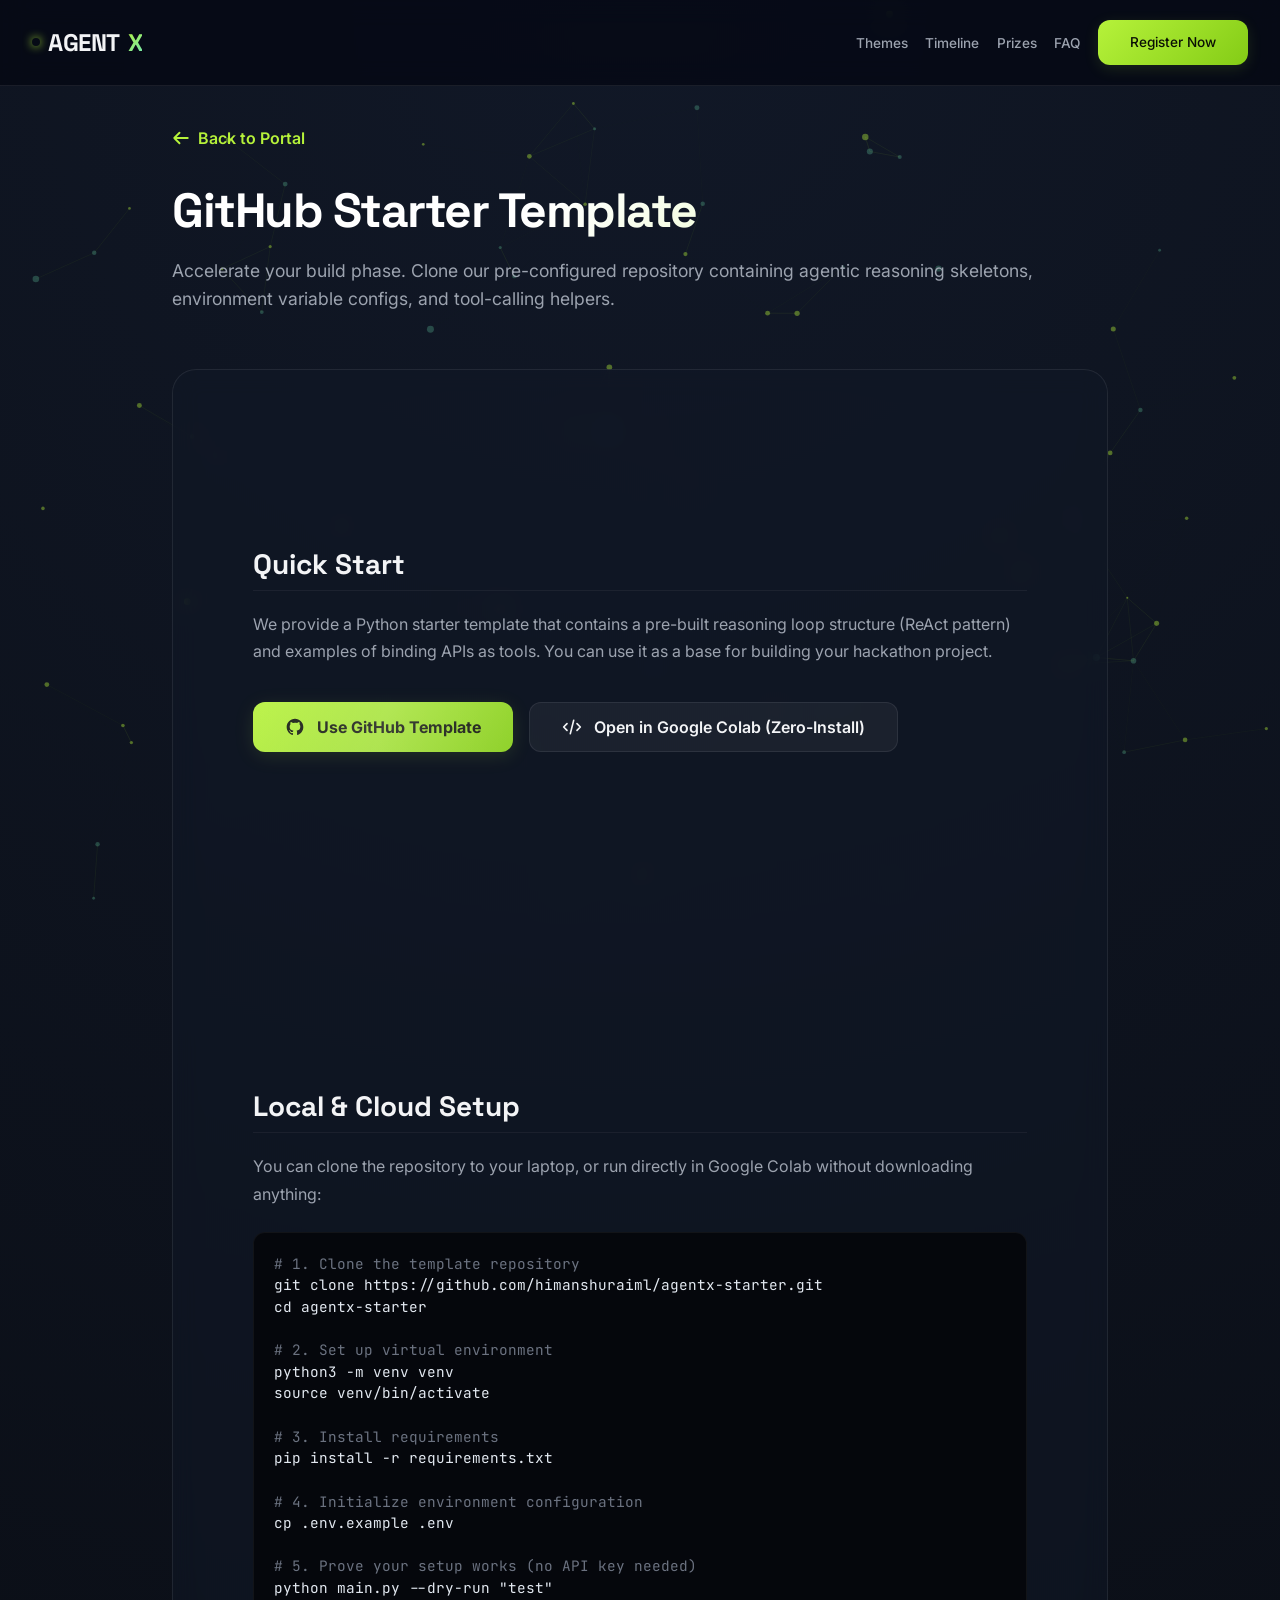
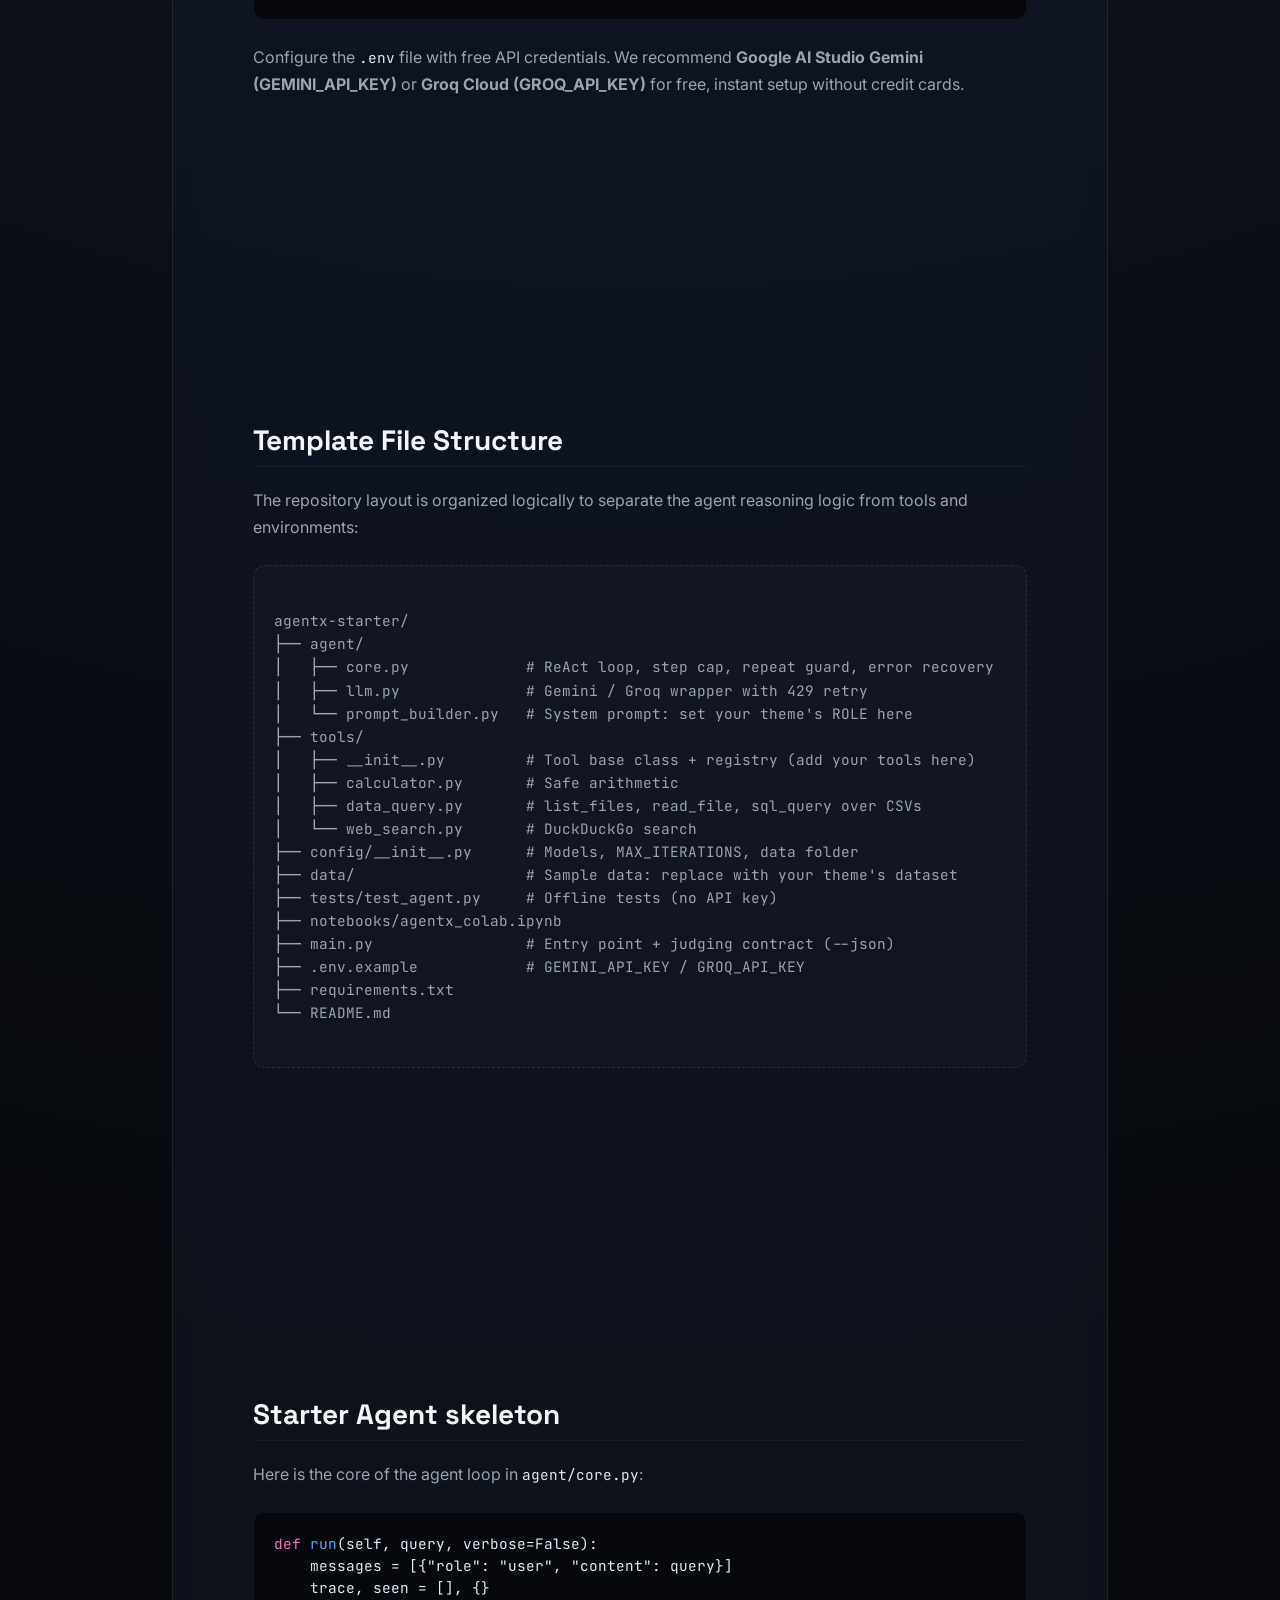
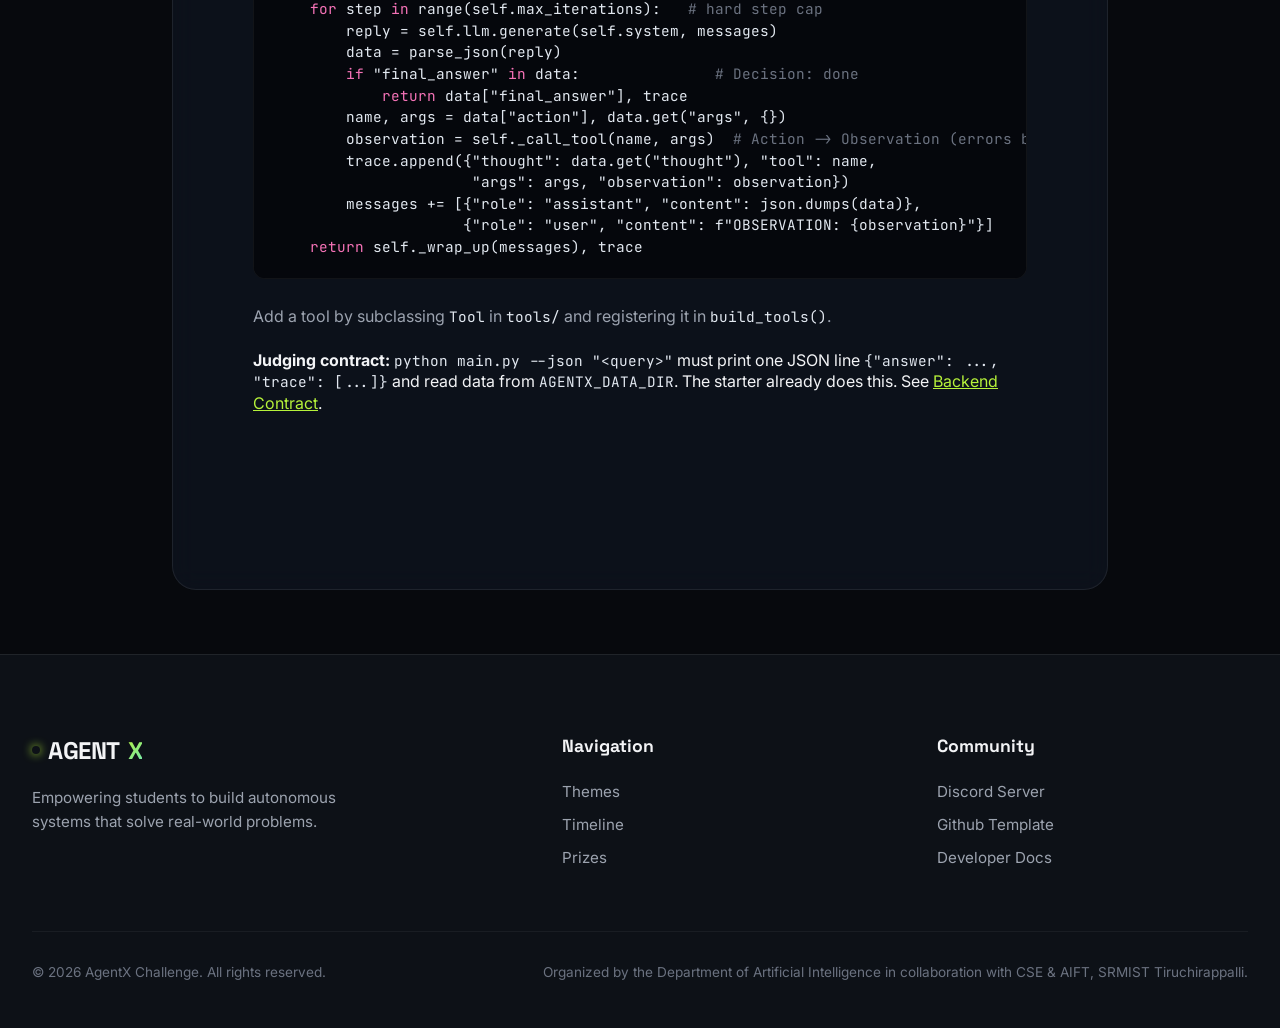
<file: template.html>
<!DOCTYPE html>
<html lang="en">
<head>
  <meta charset="UTF-8">
  <meta name="viewport" content="width=device-width, initial-scale=1.0">
  <title>AgentX Challenge — GitHub Starter Template</title>
  <link rel="stylesheet" href="css/styles.css">
  <style>
    .docs-page-container {
      max-width: 1000px;
      margin: 0 auto;
      padding: 8rem 2rem 4rem;
      position: relative;
      z-index: 2;
    }

    .docs-back-btn {
      display: inline-flex;
      align-items: center;
      gap: 0.5rem;
      color: var(--primary);
      text-decoration: none;
      font-weight: 600;
      margin-bottom: 2rem;
      transition: var(--transition-fast);
    }

    .docs-back-btn:hover {
      color: var(--text-primary);
      transform: translateX(-4px);
    }

    .docs-back-btn svg {
      width: 18px;
      height: 18px;
    }

    .docs-header {
      margin-bottom: 3.5rem;
    }

    .docs-title {
      font-family: var(--font-title);
      font-size: 3rem;
      font-weight: 800;
      letter-spacing: -1.5px;
      background: linear-gradient(135deg, #ffffff 40%, #d9f99d);
      -webkit-background-clip: text;
      -webkit-text-fill-color: transparent;
      margin-bottom: 1rem;
    }

    .docs-subtitle {
      color: var(--text-secondary);
      font-size: 1.1rem;
      line-height: 1.6;
    }

    .docs-content {
      background: var(--card-bg);
      border: 1px solid var(--card-border);
      border-radius: 24px;
      padding: 3rem;
      backdrop-filter: blur(12px);
    }

    .docs-section {
      margin-bottom: 3rem;
    }

    .docs-section:last-child {
      margin-bottom: 0;
    }

    .docs-section h2 {
      font-family: var(--font-title);
      font-size: 1.75rem;
      font-weight: 700;
      margin-bottom: 1.25rem;
      border-bottom: 1px solid rgba(255, 255, 255, 0.05);
      padding-bottom: 0.5rem;
    }

    .docs-section p {
      color: var(--text-secondary);
      line-height: 1.7;
      margin-bottom: 1.25rem;
    }

    /* Code block styling */
    pre {
      background: #05070c;
      border: 1px solid rgba(255, 255, 255, 0.05);
      border-radius: 12px;
      padding: 1.25rem;
      overflow-x: auto;
      margin: 1.5rem 0;
    }

    code {
      font-family: var(--font-mono);
      font-size: 0.9rem;
      color: #e2e8f0;
      line-height: 1.5;
    }

    .code-comment { color: var(--text-muted); }
    .code-keyword { color: #f472b6; }
    .code-string { color: #34d399; }
    .code-func { color: #60a5fa; }
    .code-class { color: #a855f7; }

    .file-tree {
      font-family: var(--font-mono);
      background: rgba(255, 255, 255, 0.02);
      border: 1px dashed rgba(255, 255, 255, 0.1);
      border-radius: 12px;
      padding: 1.25rem;
      color: var(--text-secondary);
      font-size: 0.9rem;
      line-height: 1.6;
      margin: 1.5rem 0;
      white-space: pre;
      overflow-x: auto;
    }

    .btn-template-hero {
      display: inline-flex;
      align-items: center;
      gap: 0.75rem;
      margin-top: 1rem;
      margin-bottom: 2rem;
    }

    .btn-template-hero svg {
      width: 20px;
      height: 20px;
    }
  </style>
</head>
<body>

  <!-- Navigation Bar -->
  <header>
    <nav class="nav-container">
      <a href="index.html" class="logo">
        <span class="logo-dot"></span>
        AGENT<span>X</span>
      </a>
      <ul class="nav-links">
        <li><a href="index.html#themes">Themes</a></li>
        <li><a href="index.html#timeline">Timeline</a></li>
        <li><a href="index.html#prizes">Prizes</a></li>
        <li><a href="index.html#faq">FAQ</a></li>
        <li>
          <a href="https://forms.gle/hkP5sUWrboaD99FT7" target="_blank" class="btn btn-nav-register" style="text-decoration: none;">Register Now</a>
        </li>
      </ul>
    </nav>
  </header>

  <!-- Background canvas -->
  <canvas id="hero-canvas"></canvas>

  <main class="docs-page-container">
    <a href="index.html" class="docs-back-btn">
      <svg fill="none" viewBox="0 0 24 24" stroke="currentColor" stroke-width="2.5">
        <path stroke-linecap="round" stroke-linejoin="round" d="M10 19l-7-7m0 0l7-7m-7 7h18" />
      </svg>
      Back to Portal
    </a>

    <div class="docs-header">
      <h1 class="docs-title">GitHub Starter Template</h1>
      <p class="docs-subtitle">
        Accelerate your build phase. Clone our pre-configured repository containing agentic reasoning skeletons, environment variable configs, and tool-calling helpers.
      </p>
    </div>

    <div class="docs-content">
      <!-- Section 1 -->
      <section class="docs-section">
        <h2>Quick Start</h2>
        <p>
          We provide a Python starter template that contains a pre-built reasoning loop structure (ReAct pattern) and examples of binding APIs as tools. You can use it as a base for building your hackathon project.
        </p>
        <div style="display: flex; gap: 1rem; flex-wrap: wrap;">
          <a href="https://github.com/himanshuraiml/agentx-starter/generate" target="_blank" class="btn btn-primary btn-template-hero" style="text-decoration: none;">
            <svg viewBox="0 0 24 24" fill="currentColor">
              <path fill-rule="evenodd" clip-rule="evenodd" d="M12 2C6.477 2 2 6.484 2 12.017c0 4.425 2.865 8.18 6.839 9.504.5.092.682-.217.682-.483 0-.237-.008-.868-.013-1.703-2.782.605-3.369-1.343-3.369-1.343-.454-1.158-1.11-1.466-1.11-1.466-.908-.62.069-.608.069-.608 1.003.07 1.53 1.032 1.53 1.032.892 1.53 2.341 1.088 2.91.832.092-.647.35-1.088.636-1.338-2.22-.253-4.555-1.113-4.555-4.951 0-1.093.39-1.988 1.029-2.688-.103-.253-.446-1.272.098-2.65 0 0 .84-.27 2.75 1.026A9.564 9.564 0 0112 6.844c.85.004 1.705.115 2.504.337 1.909-1.296 2.747-1.027 2.747-1.027.546 1.379.202 2.398.1 2.651.64.7 1.028 1.595 1.028 2.688 0 3.848-2.339 4.695-4.566 4.943.359.309.678.92.678 1.855 0 1.338-.012 2.419-.012 2.747 0 .268.18.58.688.482C19.138 20.193 22 16.435 22 12.017 22 6.484 17.522 2 12 2z" />
            </svg>
            Use GitHub Template
          </a>
          <a href="https://colab.research.google.com/github/himanshuraiml/agentx-starter/blob/main/notebooks/agentx_colab.ipynb" target="_blank" class="btn btn-secondary btn-template-hero" style="text-decoration: none;">
            <svg viewBox="0 0 24 24" fill="none" stroke="currentColor" stroke-width="2">
              <path stroke-linecap="round" stroke-linejoin="round" d="M10 20l4-16m4 4l4 4-4 4M6 16l-4-4 4-4" />
            </svg>
            Open in Google Colab (Zero-Install)
          </a>
        </div>
      </section>

      <!-- Section 2 -->
      <section class="docs-section">
        <h2>Local & Cloud Setup</h2>
        <p>You can clone the repository to your laptop, or run directly in Google Colab without downloading anything:</p>
        
        <pre><code><span class="code-comment"># 1. Clone the template repository</span>
git clone https://github.com/himanshuraiml/agentx-starter.git
cd agentx-starter

<span class="code-comment"># 2. Set up virtual environment</span>
python3 -m venv venv
source venv/bin/activate

<span class="code-comment"># 3. Install requirements</span>
pip install -r requirements.txt

<span class="code-comment"># 4. Initialize environment configuration</span>
cp .env.example .env

<span class="code-comment"># 5. Prove your setup works (no API key needed)</span>
python main.py --dry-run "test"</code></pre>

        <p>
          Configure the <code>.env</code> file with free API credentials. We recommend <strong>Google AI Studio Gemini (GEMINI_API_KEY)</strong> or <strong>Groq Cloud (GROQ_API_KEY)</strong> for free, instant setup without credit cards.
        </p>
      </section>

      <!-- Section 3 -->
      <section class="docs-section">
        <h2>Template File Structure</h2>
        <p>The repository layout is organized logically to separate the agent reasoning logic from tools and environments:</p>
        
        <div class="file-tree">
agentx-starter/
├── agent/
│   ├── core.py             # ReAct loop, step cap, repeat guard, error recovery
│   ├── llm.py              # Gemini / Groq wrapper with 429 retry
│   └── prompt_builder.py   # System prompt: set your theme's ROLE here
├── tools/
│   ├── __init__.py         # Tool base class + registry (add your tools here)
│   ├── calculator.py       # Safe arithmetic
│   ├── data_query.py       # list_files, read_file, sql_query over CSVs
│   └── web_search.py       # DuckDuckGo search
├── config/__init__.py      # Models, MAX_ITERATIONS, data folder
├── data/                   # Sample data: replace with your theme's dataset
├── tests/test_agent.py     # Offline tests (no API key)
├── notebooks/agentx_colab.ipynb
├── main.py                 # Entry point + judging contract (--json)
├── .env.example            # GEMINI_API_KEY / GROQ_API_KEY
├── requirements.txt
└── README.md
        </div>
      </section>

      <!-- Section 4 -->
      <section class="docs-section">
        <h2>Starter Agent skeleton</h2>
        <p>Here is the core of the agent loop in <code>agent/core.py</code>:</p>
        
        <pre><code><span class="code-keyword">def</span> <span class="code-func">run</span>(self, query, verbose=False):
    messages = [{"role": "user", "content": query}]
    trace, seen = [], {}
    <span class="code-keyword">for</span> step <span class="code-keyword">in</span> range(self.max_iterations):   <span class="code-comment"># hard step cap</span>
        reply = self.llm.generate(self.system, messages)
        data = parse_json(reply)
        <span class="code-keyword">if</span> "final_answer" <span class="code-keyword">in</span> data:               <span class="code-comment"># Decision: done</span>
            <span class="code-keyword">return</span> data["final_answer"], trace
        name, args = data["action"], data.get("args", {})
        observation = self._call_tool(name, args)  <span class="code-comment"># Action -> Observation (errors become text)</span>
        trace.append({"thought": data.get("thought"), "tool": name,
                      "args": args, "observation": observation})
        messages += [{"role": "assistant", "content": json.dumps(data)},
                     {"role": "user", "content": f"OBSERVATION: {observation}"}]
    <span class="code-keyword">return</span> self._wrap_up(messages), trace</code></pre>
        <p>Add a tool by subclassing <code>Tool</code> in <code>tools/</code> and registering it in <code>build_tools()</code>.</p>

        <div class="docs-alert">
          <strong>Judging contract:</strong> <code>python main.py --json "&lt;query&gt;"</code> must print one JSON line <code>{"answer": ..., "trace": [...]}</code> and read data from <code>AGENTX_DATA_DIR</code>. The starter already does this. See <a href="docs.html#contract" style="color: var(--primary);">Backend Contract</a>.
        </div>
      </section>
    </div>
  </main>

  <!-- Footer Section -->
  <footer>
    <div class="footer-grid">
      <div class="footer-brand">
        <a href="index.html" class="logo">
          <span class="logo-dot"></span>
          AGENT<span>X</span>
        </a>
        <p>
          Empowering students to build autonomous systems that solve real-world problems.
        </p>
      </div>
      <div class="footer-links">
        <h4>Navigation</h4>
        <ul>
          <li><a href="index.html#themes">Themes</a></li>
          <li><a href="index.html#timeline">Timeline</a></li>
          <li><a href="index.html#prizes">Prizes</a></li>
        </ul>
      </div>
      <div class="footer-links">
        <h4>Community</h4>
        <ul>
          <li><a href="#">Discord Server</a></li>
          <li><a href="template.html">Github Template</a></li>
          <li><a href="docs.html">Developer Docs</a></li>
        </ul>
      </div>
    </div>
    <div class="footer-bottom">
      <p>&copy; 2026 AgentX Challenge. All rights reserved.</p>
      <p>Organized by the Department of Artificial Intelligence in collaboration with CSE &amp; AIFT, SRMIST Tiruchirappalli.</p>
    </div>
  </footer>

  <script src="js/app.js"></script>
</body>
</html>
</file>
<file: css/styles.css>
@import url('https://fonts.googleapis.com/css2?family=Inter:wght@300;400;500;600;700&family=Space+Grotesk:wght@500;600;700&family=JetBrains+Mono:wght@400;500&display=swap');

:root {
  /* Core Colors */
  --bg-dark: #07090d;
  --bg-deep: #0d1117;
  --text-primary: #f3f4f6;
  --text-secondary: #9ca3af;
  --text-muted: #6b7280;
  
  --primary: #b6f23a;
  --primary-rgb: 182, 242, 58;
  --primary-glow: rgba(182, 242, 58, 0.12);
  
  --card-bg: rgba(17, 24, 39, 0.55);
  --card-border: rgba(255, 255, 255, 0.08);
  --card-hover-border: rgba(182, 242, 58, 0.4);
  
  /* Theme Accents */
  --healthcare: #06b6d4;
  --healthcare-rgb: 6, 182, 212;
  --education: #a855f7;
  --education-rgb: 168, 85, 247;
  --agriculture: #10b981;
  --agriculture-rgb: 16, 185, 129;
  --finance: #f59e0b;
  --finance-rgb: 245, 158, 11;
  --smartcities: #3b82f6;
  --smartcities-rgb: 59, 130, 246;

  /* Font Families */
  --font-title: 'Space Grotesk', sans-serif;
  --font-body: 'Inter', sans-serif;
  --font-mono: 'JetBrains Mono', monospace;

  /* Transitions */
  --transition-fast: 0.2s cubic-bezier(0.4, 0, 0.2, 1);
  --transition-normal: 0.3s cubic-bezier(0.4, 0, 0.2, 1);
  --transition-slow: 0.5s cubic-bezier(0.4, 0, 0.2, 1);
}

/* Reset & Global */
*, *::before, *::after {
  box-sizing: border-box;
  margin: 0;
  padding: 0;
}

html {
  scroll-behavior: smooth;
  background-color: var(--bg-dark);
  color: var(--text-primary);
  font-family: var(--font-body);
  overflow-x: hidden;
}

body {
  min-height: 100vh;
  position: relative;
  background: radial-gradient(circle at 50% 0%, #111827 0%, var(--bg-dark) 70%);
}

/* Navigation styling */
header {
  position: fixed;
  top: 0;
  left: 0;
  width: 100%;
  z-index: 1000;
  background: rgba(3, 7, 18, 0.7);
  backdrop-filter: blur(12px);
  border-bottom: 1px solid var(--card-border);
  transition: var(--transition-normal);
}

.nav-container {
  max-width: 1280px;
  margin: 0 auto;
  padding: 1.25rem 2rem;
  display: flex;
  justify-content: space-between;
  align-items: center;
}

.logo {
  font-family: var(--font-title);
  font-size: 1.5rem;
  font-weight: 800;
  color: var(--text-primary);
  text-decoration: none;
  display: flex;
  align-items: center;
  gap: 0.5rem;
  letter-spacing: -0.5px;
}

.logo span {
  background: linear-gradient(135deg, var(--primary), #6ee7b7);
  -webkit-background-clip: text;
  -webkit-text-fill-color: transparent;
}

.logo-dot {
  width: 8px;
  height: 8px;
  background-color: var(--primary);
  border-radius: 50%;
  box-shadow: 0 0 10px var(--primary);
}

.nav-links {
  display: flex;
  gap: 2rem;
  list-style: none;
  align-items: center;
}

.nav-links a {
  color: var(--text-secondary);
  text-decoration: none;
  font-size: 0.95rem;
  font-weight: 500;
  transition: var(--transition-fast);
}

.nav-links a:hover {
  color: var(--text-primary);
  text-shadow: 0 0 8px rgba(255, 255, 255, 0.3);
}

.btn-nav-register {
  background: linear-gradient(135deg, var(--primary), #84cc16);
  color: #fff !important;
  padding: 0.6rem 1.25rem;
  border-radius: 9999px;
  font-weight: 600;
  box-shadow: 0 4px 15px var(--primary-glow);
}

.btn-nav-register:hover {
  transform: translateY(-2px);
  box-shadow: 0 6px 20px rgba(182, 242, 58, 0.4);
}

/* Background canvas */
#hero-canvas {
  position: absolute;
  top: 0;
  left: 0;
  width: 100%;
  height: 100vh;
  z-index: 0;
  pointer-events: none;
}

/* Hero Section */
.hero {
  position: relative;
  min-height: 100vh;
  display: flex;
  align-items: center;
  padding: 8rem 2rem 4rem;
  z-index: 1;
}

.hero-grid {
  max-width: 1280px;
  margin: 0 auto;
  display: grid;
  grid-template-columns: 1.2fr 0.8fr;
  gap: 4rem;
  align-items: center;
  width: 100%;
}

.hero-tag {
  display: inline-flex;
  align-items: center;
  gap: 0.5rem;
  background: rgba(182, 242, 58, 0.1);
  border: 1px solid rgba(182, 242, 58, 0.2);
  padding: 0.5rem 1rem;
  border-radius: 9999px;
  font-size: 0.85rem;
  font-weight: 600;
  color: #b6f23a;
  margin-bottom: 1.5rem;
  text-transform: uppercase;
  letter-spacing: 0.5px;
}

.hero-tag-dot {
  width: 6px;
  height: 6px;
  background-color: #b6f23a;
  border-radius: 50%;
  animation: pulse 1.5s infinite;
}

.hero-content h1 {
  font-family: var(--font-title);
  font-size: 4rem;
  line-height: 1.1;
  font-weight: 800;
  letter-spacing: -2px;
  margin-bottom: 1.5rem;
  background: linear-gradient(135deg, #ffffff 40%, #d9f99d);
  -webkit-background-clip: text;
  -webkit-text-fill-color: transparent;
}

.hero-content h1 span {
  display: block;
  background: linear-gradient(135deg, #b6f23a, #6ee7b7, #22d3ee);
  -webkit-background-clip: text;
  -webkit-text-fill-color: transparent;
  animation: textShift 8s infinite linear;
}

.hero-description {
  font-size: 1.15rem;
  line-height: 1.7;
  color: var(--text-secondary);
  margin-bottom: 2.5rem;
  max-width: 600px;
}

.hero-actions {
  display: flex;
  gap: 1.25rem;
}

.btn {
  display: inline-flex;
  align-items: center;
  justify-content: center;
  padding: 0.9rem 2rem;
  border-radius: 12px;
  font-size: 1rem;
  font-weight: 600;
  text-decoration: none;
  cursor: pointer;
  transition: var(--transition-normal);
  border: none;
}

.btn-primary {
  background: linear-gradient(135deg, var(--primary) 0%, #84cc16 100%);
  color: #fff;
  box-shadow: 0 4px 20px var(--primary-glow);
  position: relative;
  overflow: hidden;
}

.btn-primary::after {
  content: '';
  position: absolute;
  top: 0;
  left: -50%;
  width: 200%;
  height: 100%;
  background: linear-gradient(90deg, transparent, rgba(255, 255, 255, 0.2), transparent);
  transform: skewX(-20deg);
  transition: 0.75s;
}

.btn-primary:hover::after {
  left: 120%;
}

.btn-primary:hover {
  transform: translateY(-3px);
  box-shadow: 0 8px 25px rgba(182, 242, 58, 0.4);
}

.btn-secondary {
  background: rgba(255, 255, 255, 0.05);
  color: var(--text-primary);
  border: 1px solid var(--card-border);
}

.btn-secondary:hover {
  background: rgba(255, 255, 255, 0.1);
  border-color: rgba(255, 255, 255, 0.2);
  transform: translateY(-3px);
}

/* Agent Core Visual */
.hero-visual {
  position: relative;
  display: flex;
  justify-content: center;
  align-items: center;
}

.core-container {
  position: relative;
  width: 320px;
  height: 320px;
}

.core-glow {
  position: absolute;
  top: 10%;
  left: 10%;
  right: 10%;
  bottom: 10%;
  background: radial-gradient(circle, rgba(182, 242, 58, 0.35) 0%, transparent 70%);
  filter: blur(15px);
  animation: pulse-glow 4s infinite ease-in-out;
}

.core-sphere {
  position: absolute;
  top: 30%;
  left: 30%;
  width: 40%;
  height: 40%;
  background: radial-gradient(circle at 30% 30%, #a855f7, #84cc16);
  border-radius: 50%;
  box-shadow: 0 0 40px rgba(182, 242, 58, 0.8), inset 0 0 20px rgba(255, 255, 255, 0.4);
  animation: sphereFloat 6s infinite ease-in-out;
}

.core-ring {
  position: absolute;
  top: 0;
  left: 0;
  width: 100%;
  height: 100%;
  border: 2px dashed rgba(182, 242, 58, 0.3);
  border-radius: 50%;
  animation: spinRing1 12s infinite linear;
}

.core-ring-2 {
  position: absolute;
  top: 10%;
  left: 10%;
  width: 80%;
  height: 80%;
  border: 1px solid rgba(168, 85, 247, 0.25);
  border-radius: 50%;
  border-top-color: #a855f7;
  border-bottom-color: #a855f7;
  animation: spinRing2 8s infinite linear;
}

.core-ring-3 {
  position: absolute;
  top: 20%;
  left: 20%;
  width: 60%;
  height: 60%;
  border: 1px dotted rgba(6, 182, 212, 0.4);
  border-radius: 50%;
  animation: spinRing1 4s infinite linear reverse;
}

/* Floating Node badges */
.floating-badge {
  position: absolute;
  padding: 0.6rem 1rem;
  border-radius: 12px;
  font-size: 0.8rem;
  font-weight: 600;
  display: flex;
  align-items: center;
  gap: 0.5rem;
  background: rgba(17, 24, 39, 0.85);
  border: 1px solid var(--border-color);
  backdrop-filter: blur(10px);
  box-shadow: 0 4px 15px rgba(0, 0, 0, 0.3);
}

.fb-1 {
  top: 10%;
  left: -10%;
  border-color: var(--healthcare);
  animation: badgeFloat1 5s infinite ease-in-out;
}
.fb-2 {
  bottom: 10%;
  right: -5%;
  border-color: var(--finance);
  animation: badgeFloat2 5.5s infinite ease-in-out;
}
.fb-3 {
  top: 45%;
  right: -20%;
  border-color: var(--smartcities);
  animation: badgeFloat3 6s infinite ease-in-out;
}

.badge-dot {
  width: 6px;
  height: 6px;
  border-radius: 50%;
}

.bg-healthcare { background-color: var(--healthcare); box-shadow: 0 0 8px var(--healthcare); }
.bg-finance { background-color: var(--finance); box-shadow: 0 0 8px var(--finance); }
.bg-smartcities { background-color: var(--smartcities); box-shadow: 0 0 8px var(--smartcities); }

/* Sections general */
section {
  padding: 8rem 2rem;
  position: relative;
  max-width: 1280px;
  margin: 0 auto;
  z-index: 2;
}

.section-header {
  text-align: center;
  max-width: 700px;
  margin: 0 auto 4.5rem;
}

.section-subtitle {
  font-size: 0.9rem;
  font-weight: 700;
  color: var(--primary);
  text-transform: uppercase;
  letter-spacing: 2px;
  margin-bottom: 0.75rem;
}

.section-title {
  font-family: var(--font-title);
  font-size: 2.75rem;
  font-weight: 800;
  letter-spacing: -1px;
  margin-bottom: 1.25rem;
}

.section-desc {
  color: var(--text-secondary);
  line-height: 1.6;
}

/* Animations for scroll reveal */
.reveal {
  opacity: 0;
  transform: translateY(30px);
  transition: opacity 0.8s ease, transform 0.8s ease;
}

.reveal.active {
  opacity: 1;
  transform: translateY(0);
}

/* Theme Cards Layout */
.themes-grid {
  display: grid;
  grid-template-columns: repeat(auto-fit, minmax(320px, 1fr));
  gap: 2rem;
}

.theme-card {
  background: var(--card-bg);
  border: 1px solid var(--card-border);
  border-radius: 24px;
  padding: 2.5rem;
  position: relative;
  overflow: hidden;
  transition: var(--transition-slow);
  cursor: pointer;
  display: flex;
  flex-direction: column;
}

.theme-card::before {
  content: '';
  position: absolute;
  top: 0;
  left: 0;
  width: 100%;
  height: 4px;
  background: var(--theme-color);
  transition: var(--transition-normal);
  transform: scaleX(0.1);
  transform-origin: left;
}

.theme-card:hover {
  transform: translateY(-8px) scale(1.01);
  border-color: rgba(var(--theme-rgb), 0.3);
  box-shadow: 0 20px 40px -15px rgba(var(--theme-rgb), 0.15),
              0 0 0 1px rgba(var(--theme-rgb), 0.1) inset;
}

.theme-card:hover::before {
  transform: scaleX(1);
}

.theme-icon-box {
  width: 60px;
  height: 60px;
  border-radius: 16px;
  background: rgba(var(--theme-rgb), 0.1);
  border: 1px solid rgba(var(--theme-rgb), 0.2);
  display: flex;
  align-items: center;
  justify-content: center;
  margin-bottom: 2rem;
  color: var(--theme-color);
  transition: var(--transition-normal);
}

.theme-card:hover .theme-icon-box {
  transform: scale(1.1) rotate(5deg);
  background: var(--theme-color);
  color: #fff;
  box-shadow: 0 0 20px rgba(var(--theme-rgb), 0.4);
}

.theme-icon-box svg {
  width: 28px;
  height: 28px;
  fill: currentColor;
}

.theme-card h3 {
  font-family: var(--font-title);
  font-size: 1.5rem;
  font-weight: 700;
  margin-bottom: 1rem;
}

.theme-card p {
  color: var(--text-secondary);
  line-height: 1.6;
  font-size: 0.95rem;
  margin-bottom: 2rem;
  flex-grow: 1;
}

.theme-examples {
  border-top: 1px solid rgba(255, 255, 255, 0.05);
  padding-top: 1.25rem;
}

.theme-examples-title {
  font-size: 0.8rem;
  font-weight: 700;
  text-transform: uppercase;
  color: var(--text-muted);
  letter-spacing: 1px;
  margin-bottom: 0.75rem;
}

.theme-tag-list {
  display: flex;
  flex-wrap: wrap;
  gap: 0.5rem;
  margin-bottom: 1.5rem;
}

.theme-tag {
  font-size: 0.8rem;
  padding: 0.3rem 0.75rem;
  border-radius: 8px;
  background: rgba(255, 255, 255, 0.03);
  border: 1px solid rgba(255, 255, 255, 0.05);
  color: var(--text-secondary);
}

.btn-theme-action {
  font-size: 0.9rem;
  font-weight: 600;
  color: var(--theme-color);
  background: transparent;
  border: none;
  display: inline-flex;
  align-items: center;
  gap: 0.5rem;
  cursor: pointer;
  transition: var(--transition-fast);
  padding: 0;
}

.btn-theme-action svg {
  width: 16px;
  height: 16px;
  transition: var(--transition-fast);
}

.theme-card:hover .btn-theme-action svg {
  transform: translateX(4px);
}



/* Timeline Section */
.timeline-track {
  position: relative;
  max-width: 900px;
  margin: 0 auto;
  padding: 2rem 0;
}

.timeline-line {
  position: absolute;
  left: 50%;
  top: 0;
  bottom: 0;
  width: 2px;
  background: linear-gradient(180deg, var(--primary) 0%, #6ee7b7 50%, var(--healthcare) 100%);
  transform: translateX(-50%);
}

.timeline-item {
  width: 100%;
  margin-bottom: 4rem;
  position: relative;
}

.timeline-item::after {
  content: '';
  display: table;
  clear: both;
}

.timeline-dot-marker {
  width: 18px;
  height: 18px;
  background-color: var(--bg-dark);
  border: 3px solid var(--primary);
  border-radius: 50%;
  position: absolute;
  left: 50%;
  top: 25px;
  transform: translateX(-50%);
  z-index: 10;
  box-shadow: 0 0 10px var(--primary);
  transition: var(--transition-normal);
}

.timeline-item:hover .timeline-dot-marker {
  transform: translateX(-50%) scale(1.3);
  background-color: var(--primary);
  box-shadow: 0 0 18px var(--primary);
}

.timeline-content {
  width: 45%;
  background: var(--card-bg);
  border: 1px solid var(--card-border);
  border-radius: 20px;
  padding: 2rem;
  position: relative;
  transition: var(--transition-normal);
  backdrop-filter: blur(10px);
}

.timeline-item:hover .timeline-content {
  border-color: rgba(182, 242, 58, 0.3);
  box-shadow: 0 15px 30px rgba(182, 242, 58, 0.08);
}

.timeline-item.left .timeline-content {
  float: left;
}

.timeline-item.right .timeline-content {
  float: right;
}

.timeline-date {
  font-family: var(--font-mono);
  font-size: 0.85rem;
  font-weight: 700;
  color: var(--primary);
  margin-bottom: 0.5rem;
}

.timeline-content h3 {
  font-family: var(--font-title);
  font-size: 1.3rem;
  margin-bottom: 0.75rem;
}

.timeline-content p {
  color: var(--text-secondary);
  font-size: 0.95rem;
  line-height: 1.6;
}

/* Prizes Section */
.prizes-grid {
  display: grid;
  grid-template-columns: repeat(auto-fit, minmax(280px, 1fr));
  gap: 2.5rem;
  max-width: 1100px;
  margin: 0 auto;
}

.prize-card {
  background: var(--card-bg);
  border: 1px solid var(--card-border);
  border-radius: 24px;
  padding: 3rem 2rem;
  text-align: center;
  position: relative;
  transition: var(--transition-slow);
}

.prize-card:hover {
  transform: translateY(-10px);
  border-color: rgba(182, 242, 58, 0.35);
  box-shadow: 0 25px 50px -15px rgba(182, 242, 58, 0.15);
}

.prize-badge {
  font-size: 0.75rem;
  font-weight: 700;
  text-transform: uppercase;
  letter-spacing: 1px;
  color: #fff;
  background: var(--primary);
  padding: 0.3rem 0.8rem;
  border-radius: 9999px;
  position: absolute;
  top: -15px;
  left: 50%;
  transform: translateX(-50%);
}

.prize-icon-wrapper {
  font-size: 3rem;
  margin-bottom: 1.5rem;
  display: inline-block;
  animation: float 4s infinite ease-in-out;
}

.prize-card.gold .prize-icon-wrapper { animation-delay: 0s; }
.prize-card.silver .prize-icon-wrapper { animation-delay: 0.5s; }
.prize-card.bronze .prize-icon-wrapper { animation-delay: 1s; }

.prize-amount {
  font-family: var(--font-title);
  font-size: 2.5rem;
  font-weight: 800;
  margin-bottom: 0.5rem;
  background: linear-gradient(135deg, #ffffff, #b6f23a);
  -webkit-background-clip: text;
  -webkit-text-fill-color: transparent;
}

.prize-title {
  font-family: var(--font-title);
  font-size: 1.25rem;
  color: var(--text-primary);
  margin-bottom: 1.5rem;
}

.prize-features {
  list-style: none;
  color: var(--text-secondary);
  font-size: 0.95rem;
  display: flex;
  flex-direction: column;
  gap: 0.75rem;
}

/* FAQ section styling */
.faq-list {
  max-width: 800px;
  margin: 0 auto;
  display: flex;
  flex-direction: column;
  gap: 1.25rem;
}

.faq-item {
  background: var(--card-bg);
  border: 1px solid var(--card-border);
  border-radius: 16px;
  overflow: hidden;
  transition: var(--transition-normal);
}

.faq-item[open] {
  border-color: rgba(182, 242, 58, 0.25);
  box-shadow: 0 10px 20px -5px rgba(182, 242, 58, 0.05);
}

.faq-summary {
  padding: 1.5rem 2rem;
  font-weight: 600;
  font-size: 1.1rem;
  cursor: pointer;
  display: flex;
  justify-content: space-between;
  align-items: center;
  user-select: none;
  list-style: none; /* Hide default arrow */
}

.faq-summary::-webkit-details-marker {
  display: none; /* Hide standard Chrome details marker */
}

.faq-summary-icon {
  width: 18px;
  height: 18px;
  fill: none;
  stroke: var(--text-secondary);
  stroke-width: 2.5;
  transition: transform var(--transition-normal);
}

.faq-item[open] .faq-summary-icon {
  transform: rotate(45deg);
  stroke: var(--primary);
}

.faq-content {
  padding: 0 2rem 1.5rem;
  color: var(--text-secondary);
  line-height: 1.6;
  font-size: 0.95rem;
  border-top: 1px solid rgba(255, 255, 255, 0.03);
  padding-top: 1.25rem;
}

/* Footer Section */
footer {
  border-top: 1px solid var(--card-border);
  background-color: var(--bg-deep);
  padding: 5rem 2rem 3rem;
  position: relative;
  z-index: 2;
}

.footer-grid {
  max-width: 1280px;
  margin: 0 auto;
  display: grid;
  grid-template-columns: 1.5fr 1fr 1fr;
  gap: 4rem;
  margin-bottom: 4rem;
}

.footer-brand p {
  color: var(--text-secondary);
  line-height: 1.6;
  margin-top: 1.25rem;
  max-width: 320px;
  font-size: 0.95rem;
}

.footer-links h4 {
  font-family: var(--font-title);
  font-size: 1.1rem;
  margin-bottom: 1.5rem;
}

.footer-links ul {
  list-style: none;
  display: flex;
  flex-direction: column;
  gap: 0.8rem;
}

.footer-links a {
  color: var(--text-secondary);
  text-decoration: none;
  font-size: 0.95rem;
  transition: var(--transition-fast);
}

.footer-links a:hover {
  color: var(--text-primary);
  padding-left: 4px;
}

.footer-bottom {
  max-width: 1280px;
  margin: 0 auto;
  border-top: 1px solid rgba(255, 255, 255, 0.05);
  padding-top: 2rem;
  display: flex;
  justify-content: space-between;
  align-items: center;
  color: var(--text-muted);
  font-size: 0.85rem;
}



/* Animations declarations */
@keyframes pulse {
  0%, 100% { opacity: 0.4; transform: scale(1); }
  50% { opacity: 1; transform: scale(1.3); }
}

@keyframes pulse-glow {
  0%, 100% { opacity: 0.4; filter: blur(15px); }
  50% { opacity: 0.8; filter: blur(25px); }
}

@keyframes textShift {
  0% { filter: hue-rotate(0deg); }
  100% { filter: hue-rotate(360deg); }
}

@keyframes sphereFloat {
  0%, 100% { transform: translateY(0) scale(1); }
  50% { transform: translateY(-12px) scale(1.02); }
}

@keyframes spinRing1 {
  0% { transform: rotate(0deg); }
  100% { transform: rotate(360deg); }
}

@keyframes spinRing2 {
  0% { transform: rotate(0deg) rotateX(45deg); }
  100% { transform: rotate(360deg) rotateX(45deg); }
}

@keyframes badgeFloat1 {
  0%, 100% { transform: translateY(0) translateX(0); }
  50% { transform: translateY(-8px) translateX(4px); }
}
@keyframes badgeFloat2 {
  0%, 100% { transform: translateY(0) translateX(0); }
  50% { transform: translateY(10px) translateX(-6px); }
}
@keyframes badgeFloat3 {
  0%, 100% { transform: translateY(0) translateX(0); }
  50% { transform: translateY(-6px) translateX(-10px); }
}

@keyframes logSlide {
  from { opacity: 0; transform: translateY(10px); }
  to { opacity: 1; transform: translateY(0); }
}

@keyframes ticketSlide {
  from { opacity: 0; transform: translateY(30px) scale(0.95); }
  to { opacity: 1; transform: translateY(0) scale(1); }
}

@keyframes float {
  0%, 100% { transform: translateY(0); }
  50% { transform: translateY(-8px); }
}

@keyframes fadeIn {
  from { opacity: 0; }
  to { opacity: 1; }
}

/* Responsiveness overrides */
@media (max-width: 968px) {
  .hero-grid {
    grid-template-columns: 1fr;
    gap: 3rem;
    text-align: center;
  }
  .hero-description {
    margin-left: auto;
    margin-right: auto;
  }
  .hero-actions {
    justify-content: center;
  }
  .hero-visual {
    order: -1;
  }

  .timeline-line {
    left: 2rem;
  }
  .timeline-dot-marker {
    left: 2rem;
  }
  .timeline-content {
    width: calc(100% - 4rem);
    float: right !important;
  }
}

@media (max-width: 640px) {
  .hero-content h1 {
    font-size: 2.75rem;
  }
  .section-title {
    font-size: 2rem;
  }
  .footer-grid {
    grid-template-columns: 1fr;
    gap: 2.5rem;
  }
  .footer-bottom {
    flex-direction: column;
    gap: 1rem;
    text-align: center;
  }

}

/* ==========================================================================
   Redesign: mission-control layer
   ========================================================================== */
.btn-primary, .btn-nav-register { color: #0a0f05 !important; font-weight: 700; }
.nav-links { gap: 1.1rem; }
.nav-links a { font-size: 0.85rem; white-space: nowrap; }
.hero-content h1 { font-size: clamp(2.6rem, 6vw, 4.6rem); letter-spacing: -2px; }
.hero-tag { font-family: var(--font-mono); font-size: 0.75rem; }
.hero-visual { display: flex; justify-content: center; }
.sub-heading { font-family: var(--font-title); font-size: 1.5rem; margin: 5rem 0 1.5rem; }
code { font-family: var(--font-mono); }

/* Agent trace terminal */
.trace { width: 100%; max-width: 460px; background: #0b0f14; border: 1px solid rgba(182,242,58,.25); border-radius: 14px; box-shadow: 0 30px 70px -20px rgba(182,242,58,.18); overflow: hidden; }
.trace-bar { display: flex; align-items: center; gap: .4rem; padding: .7rem 1rem; border-bottom: 1px solid var(--card-border); background: rgba(255,255,255,.03); }
.trace-bar span { width: 10px; height: 10px; border-radius: 50%; background: #2a313c; }
.trace-bar em { margin-left: .6rem; font: 500 .75rem var(--font-mono); color: var(--text-muted); font-style: normal; }
.trace-body { margin: 0; padding: 1.25rem; font: 400 .8rem/1.9 var(--font-mono); color: #d1d5db; white-space: pre-wrap; }
.t-dim { color: var(--text-muted); } .t-thought { color: #22d3ee; } .t-action { color: #f59e0b; } .t-obs { color: #6ee7b7; } .t-final { color: var(--primary); }
.t-yellow { color: #facc15; }
.t-caret { display: inline-block; width: 8px; height: 1em; background: var(--primary); margin-left: 4px; vertical-align: text-bottom; animation: pulse 1s steps(2) infinite; }

/* Facts strip */
.facts { position: relative; z-index: 2; max-width: 1100px; margin: 0 auto; padding: 0 2rem; display: grid; grid-template-columns: repeat(5, 1fr); border: 1px solid var(--card-border); border-radius: 16px; background: var(--card-bg); overflow: hidden; }
.fact { padding: 1.5rem 1rem; text-align: center; border-right: 1px solid var(--card-border); }
.fact:last-child { border-right: 0; }
.fact b { display: block; font: 700 1.8rem var(--font-title); color: var(--primary); }
.fact span { font-size: .8rem; color: var(--text-secondary); }

/* Loop */
.loop-row { display: grid; grid-template-columns: 1fr auto 1fr auto 1fr auto 1fr; gap: 1rem; align-items: stretch; }
.loop-step { background: var(--card-bg); border: 1px solid var(--card-border); border-radius: 16px; padding: 1.5rem; }
.loop-step span { font: 500 .75rem var(--font-mono); color: var(--primary); }
.loop-step h3 { font-family: var(--font-title); margin: .4rem 0; }
.loop-step p { color: var(--text-secondary); font-size: .9rem; line-height: 1.5; }
.loop-arrow { align-self: center; color: var(--primary); font-size: 1.4rem; }

/* Problem cards */
.pgrid { display: grid; grid-template-columns: repeat(auto-fit, minmax(320px, 1fr)); gap: 1.5rem; }
.pcard { background: var(--card-bg); border: 1px solid var(--card-border); border-top: 3px solid var(--theme-color, var(--primary)); border-radius: 16px; padding: 1.75rem; display: flex; flex-direction: column; gap: .8rem; transition: var(--transition-normal); }
.pcard:hover { transform: translateY(-4px); border-color: rgba(var(--theme-rgb, 182,242,58), .5); }
.pcard-tag { font: 500 .72rem var(--font-mono); text-transform: uppercase; letter-spacing: 1px; color: var(--theme-color); }
.pcard h3 { font-family: var(--font-title); font-size: 1.3rem; line-height: 1.25; }
.pcard > p { color: var(--text-secondary); font-size: .92rem; }
.pcard ol { padding-left: 1.2rem; color: var(--text-secondary); font-size: .88rem; line-height: 1.7; flex: 1; }
.pcard-data { display: flex; gap: .5rem; flex-wrap: wrap; }
.pcard-data code { font-size: .75rem; padding: .25rem .6rem; border-radius: 6px; background: rgba(var(--theme-rgb), .12); color: var(--theme-color); }
.pcard-cta { align-items: flex-start; justify-content: center; border-top-color: var(--primary); background: var(--primary-glow); }

/* Starter kit */
.kit-grid { display: grid; grid-template-columns: repeat(auto-fit, minmax(260px, 1fr)); gap: 1.5rem; }
.kit-card { background: var(--card-bg); border: 1px solid var(--card-border); border-radius: 16px; padding: 1.75rem; display: flex; flex-direction: column; gap: .8rem; }
.kit-card h3 { font-family: var(--font-title); font-size: 1.15rem; }
.kit-card p, .kit-card li { color: var(--text-secondary); font-size: .9rem; line-height: 1.6; }
.kit-card code { color: var(--primary); font-size: .8rem; }
.kit-card a { color: var(--primary); text-decoration: none; font-weight: 600; font-size: .9rem; margin-top: auto; }
.kit-steps { list-style: none; display: flex; flex-direction: column; gap: .5rem; }
.kit-steps b { font: 500 .75rem var(--font-mono); color: var(--primary); margin-right: .5rem; }
.model-row { display: flex; flex-direction: column; padding: .6rem 0; border-bottom: 1px solid var(--card-border); }
.model-row b { font-size: .95rem; } .model-row span { font-size: .8rem; color: var(--text-secondary); }
.kit-note { font-size: .8rem !important; color: var(--text-muted) !important; }

/* Run of show */
.ros { max-width: 900px; margin: 0 auto; border: 1px solid var(--card-border); border-radius: 16px; overflow: hidden; background: var(--card-bg); }
.ros-row { display: grid; grid-template-columns: 90px 1fr; gap: 1rem; padding: 1.1rem 1.5rem; border-bottom: 1px solid var(--card-border); }
.ros-row:last-child { border-bottom: 0; }
.ros-row time { font: 500 .95rem var(--font-mono); color: var(--text-secondary); }
.ros-row b { display: block; margin-bottom: .2rem; }
.ros-row span { color: var(--text-secondary); font-size: .88rem; line-height: 1.5; }
.ros-hl time, .ros-gate time { color: var(--primary); }
.ros-gate { background: rgba(182,242,58,.05); border-left: 3px solid var(--primary); }

/* Rubric */
.rubric { max-width: 800px; margin: 0 auto 2rem; display: flex; flex-direction: column; gap: 1.5rem; }
.rub-head { display: flex; justify-content: space-between; align-items: baseline; margin-bottom: .5rem; }
.rub-head em { font: 700 1.4rem var(--font-title); color: var(--primary); font-style: normal; }
.rub-bar { height: 8px; background: rgba(255,255,255,.06); border-radius: 99px; overflow: hidden; }
.rub-bar i { display: block; height: 100%; background: var(--primary); border-radius: 99px; }
.rub-row p { color: var(--text-secondary); font-size: .88rem; margin-top: .5rem; }
.warn { max-width: 800px; margin: 0 auto 2.5rem; padding: 1.25rem 1.5rem; border: 1px solid rgba(245,158,11,.4); background: rgba(245,158,11,.08); border-radius: 12px; color: #fde68a; font-size: .95rem; }
.stages { max-width: 1000px; margin: 0 auto; display: grid; grid-template-columns: repeat(auto-fit, minmax(240px, 1fr)); gap: 1.25rem; }
.stage { background: var(--card-bg); border: 1px solid var(--card-border); border-radius: 14px; padding: 1.5rem; }
.stage span { font: 500 .72rem var(--font-mono); color: var(--primary); text-transform: uppercase; letter-spacing: 1px; }
.stage h4 { font-family: var(--font-title); margin: .4rem 0; }
.stage p { color: var(--text-secondary); font-size: .88rem; line-height: 1.55; }

/* Support */
.support { padding-top: 2rem; }
.support-grid { display: grid; grid-template-columns: repeat(auto-fit, minmax(260px, 1fr)); gap: 2rem; padding: 2.5rem; border: 1px solid var(--card-border); border-radius: 20px; background: var(--card-bg); }
.support-grid h3 { font-family: var(--font-title); margin-bottom: .6rem; }
.support-grid p { color: var(--text-secondary); font-size: .92rem; line-height: 1.6; }
.support-grid code { color: var(--primary); }
.prize-features li { list-style: none; }

@media (max-width: 968px) {
  .nav-links li:not(:last-child) { display: none; }
  .facts { grid-template-columns: repeat(2, 1fr); margin: 0 1rem; }
  .fact { border-bottom: 1px solid var(--card-border); }
  .loop-row { grid-template-columns: 1fr; }
  .loop-arrow { transform: rotate(90deg); justify-self: center; }
  section { padding: 5rem 1.25rem; }
}
@media (max-width: 640px) { .ros-row { grid-template-columns: 64px 1fr; padding: 1rem; } }

.pcard-links { display: flex; flex-direction: column; gap: .4rem; padding-top: .6rem; border-top: 1px solid var(--card-border); }
.pcard-links a { color: var(--theme-color); text-decoration: none; font-size: .82rem; font-weight: 600; }
.pcard-links a:hover { text-decoration: underline; }

.collab { display: inline-flex; align-items: center; gap: .6rem; margin-bottom: 1rem; padding: .45rem 1rem; border: 1px solid var(--card-border); border-radius: 9999px; background: var(--card-bg); font-size: .8rem; color: var(--text-secondary); letter-spacing: .5px; }
.collab b { font: 700 .85rem var(--font-title); color: var(--text-primary); letter-spacing: 1px; }
.collab i { color: var(--primary); font-style: normal; }
.hero-content .hero-tag { display: flex; width: fit-content; }

/* ==========================================================================
   Jury Section
   ========================================================================== */
#jury {
  position: relative;
}

.jury-card-wrapper {
  max-width: 960px;
  margin: 0 auto;
}

.jury-card {
  background: var(--card-bg);
  border: 1px solid var(--card-border);
  border-radius: 24px;
  padding: 2.5rem;
  display: grid;
  grid-template-columns: 280px 1fr;
  gap: 2.5rem;
  align-items: center;
  position: relative;
  overflow: hidden;
  box-shadow: 0 20px 45px -15px rgba(0, 0, 0, 0.5);
  transition: var(--transition-normal);
}

.jury-card::before {
  content: '';
  position: absolute;
  top: 0;
  left: 0;
  right: 0;
  height: 3px;
  background: linear-gradient(90deg, transparent, var(--primary), #38bdf8, transparent);
}

.jury-card:hover {
  border-color: rgba(182, 242, 58, 0.35);
  transform: translateY(-4px);
  box-shadow: 0 25px 50px -15px rgba(182, 242, 58, 0.12);
}

.jury-photo-col {
  display: flex;
  flex-direction: column;
  align-items: center;
}

.jury-img-frame {
  position: relative;
  width: 240px;
  height: 270px;
  border-radius: 20px;
  overflow: hidden;
  border: 2px solid rgba(182, 242, 58, 0.3);
  box-shadow: 0 16px 32px rgba(0, 0, 0, 0.4), 0 0 24px rgba(182, 242, 58, 0.15);
  background: #0a0f18;
}

.jury-img {
  width: 100%;
  height: 100%;
  object-fit: cover;
  object-position: center top;
  display: block;
  transition: transform var(--transition-slow);
}

.jury-card:hover .jury-img {
  transform: scale(1.03);
}

.jury-badge {
  position: absolute;
  bottom: 12px;
  left: 50%;
  transform: translateX(-50%);
  white-space: nowrap;
  font-family: var(--font-mono);
  font-size: 0.72rem;
  font-weight: 600;
  letter-spacing: 0.75px;
  text-transform: uppercase;
  color: #07090d;
  background: linear-gradient(135deg, var(--primary), #a3e635);
  padding: 0.35rem 0.85rem;
  border-radius: 9999px;
  box-shadow: 0 4px 12px rgba(0, 0, 0, 0.4);
}

.jury-info-col {
  display: flex;
  flex-direction: column;
  gap: 1rem;
}

.jury-org {
  display: inline-block;
  font-family: var(--font-mono);
  font-size: 0.78rem;
  color: var(--primary);
  text-transform: uppercase;
  letter-spacing: 1px;
  margin-bottom: 0.25rem;
}

.jury-name {
  font-family: var(--font-title);
  font-size: 2rem;
  font-weight: 700;
  color: var(--text-primary);
  line-height: 1.2;
}

.jury-title {
  font-size: 1.05rem;
  color: #38bdf8;
  font-weight: 500;
}

.jury-bio {
  color: var(--text-secondary);
  font-size: 0.94rem;
  line-height: 1.65;
}

.jury-focus-box {
  background: rgba(255, 255, 255, 0.025);
  border: 1px solid var(--card-border);
  border-radius: 14px;
  padding: 1.1rem 1.35rem;
  margin-top: 0.25rem;
}

.jury-focus-title {
  font-family: var(--font-mono);
  font-size: 0.78rem;
  font-weight: 600;
  color: var(--text-primary);
  text-transform: uppercase;
  letter-spacing: 0.75px;
  margin-bottom: 0.65rem;
}

.jury-focus-list {
  list-style: none;
  display: flex;
  flex-direction: column;
  gap: 0.45rem;
}

.jury-focus-list li {
  font-size: 0.86rem;
  color: var(--text-secondary);
  line-height: 1.5;
  position: relative;
  padding-left: 1.2rem;
}

.jury-focus-list li::before {
  content: '▸';
  position: absolute;
  left: 0;
  color: var(--primary);
  font-weight: bold;
}

.jury-focus-list b {
  color: var(--text-primary);
}

@media (max-width: 840px) {
  .jury-card {
    grid-template-columns: 1fr;
    text-align: center;
    padding: 2rem 1.5rem;
    gap: 1.75rem;
  }
  .jury-focus-list li {
    text-align: left;
  }
}
</file>
<file: css/backdrop.css>
@import url('https://fonts.googleapis.com/css2?family=Cinzel:wght@600;700;800;900&family=Great+Vibes&family=Playfair+Display:ital,wght@0,600;0,700;0,800;0,900;1,600;1,700;1,800&family=Inter:wght@300;400;500;600;700&family=Space+Grotesk:wght@500;600;700;800&family=JetBrains+Mono:wght@400;500;700&display=swap');

:root {
  --bg-dark: #07090d;
  --bg-deep: #0d1117;
  --bg-card: rgba(17, 24, 39, 0.7);
  --bg-card-solid: #111827;
  --border-card: rgba(255, 255, 255, 0.08);
  --border-glow: rgba(182, 242, 58, 0.4);
  
  --primary: #b6f23a;
  --primary-rgb: 182, 242, 58;
  --primary-glow: rgba(182, 242, 58, 0.2);
  
  --text-main: #f3f4f6;
  --text-dim: #9ca3af;
  --text-muted: #6b7280;

  --accent-cyan: #06b6d4;
  --accent-purple: #a855f7;
  --accent-green: #10b981;
  --accent-amber: #f59e0b;
  --accent-red: #ef4444;

  --font-title: 'Space Grotesk', sans-serif;
  --font-body: 'Inter', sans-serif;
  --font-mono: 'JetBrains Mono', monospace;
}

*, *::before, *::after {
  box-sizing: border-box;
  margin: 0;
  padding: 0;
  user-select: none;
}

html, body {
  width: 100vw;
  height: 100vh;
  overflow: hidden;
  background-color: var(--bg-dark);
  color: var(--text-main);
  font-family: var(--font-body);
  display: flex;
  flex-direction: column;
}

/* Background Canvas & Ambient Glows */
#backdrop-canvas {
  position: absolute;
  top: 0;
  left: 0;
  width: 100%;
  height: 100%;
  z-index: 0;
  pointer-events: none;
}

.ambient-glow {
  position: absolute;
  width: 700px;
  height: 700px;
  border-radius: 50%;
  filter: blur(140px);
  pointer-events: none;
  z-index: 0;
  opacity: 0.15;
}
.ambient-glow-1 {
  top: -150px;
  right: -100px;
  background: radial-gradient(circle, var(--primary) 0%, transparent 70%);
}
.ambient-glow-2 {
  bottom: -200px;
  left: -150px;
  background: radial-gradient(circle, var(--accent-cyan) 0%, transparent 70%);
}

/* App Frame */
.app-container {
  position: relative;
  z-index: 1;
  display: flex;
  flex-direction: column;
  width: 100%;
  height: 100%;
  padding: 1.5rem 2.5rem 1rem;
}

/* Header */
.stage-header {
  display: flex;
  justify-content: space-between;
  align-items: center;
  padding-bottom: 1rem;
  border-bottom: 1px solid var(--border-card);
  min-height: 68px;
}

.header-left {
  display: flex;
  align-items: center;
  gap: 1.5rem;
}

.brand-badge {
  display: flex;
  align-items: center;
  gap: 0.6rem;
  text-decoration: none;
}

.logo-dot {
  width: 12px;
  height: 12px;
  border-radius: 50%;
  background-color: var(--primary);
  box-shadow: 0 0 12px var(--primary);
  animation: pulse 2s infinite ease-in-out;
}

@keyframes pulse {
  0%, 100% { opacity: 0.7; transform: scale(0.9); }
  50% { opacity: 1; transform: scale(1.15); box-shadow: 0 0 20px var(--primary); }
}

.brand-text {
  font-family: var(--font-title);
  font-size: 1.6rem;
  font-weight: 800;
  letter-spacing: -0.5px;
  color: #fff;
}
.brand-text span {
  color: var(--primary);
}

.event-subtitle {
  font-size: 0.85rem;
  color: var(--text-dim);
  border-left: 1px solid var(--border-card);
  padding-left: 1.2rem;
  line-height: 1.3;
}
.event-subtitle b {
  color: #fff;
  font-weight: 600;
}
.event-subtitle em {
  font-style: normal;
  color: var(--primary);
  margin: 0 4px;
}

.header-right {
  display: flex;
  align-items: center;
  gap: 1.25rem;
}

.mode-pill {
  display: inline-flex;
  align-items: center;
  gap: 0.5rem;
  padding: 0.4rem 1rem;
  border-radius: 9999px;
  background: rgba(182, 242, 58, 0.1);
  border: 1px solid rgba(182, 242, 58, 0.3);
  font-family: var(--font-mono);
  font-size: 0.8rem;
  color: var(--primary);
  text-transform: uppercase;
  letter-spacing: 0.5px;
}

.mode-pill-dot {
  width: 8px;
  height: 8px;
  border-radius: 50%;
  background: var(--primary);
  box-shadow: 0 0 8px var(--primary);
}

.clock-display {
  display: flex;
  flex-direction: column;
  align-items: flex-end;
  font-family: var(--font-mono);
}

.clock-time {
  font-size: 1.4rem;
  font-weight: 700;
  color: #fff;
  letter-spacing: 1px;
}

.clock-date {
  font-size: 0.75rem;
  color: var(--text-muted);
}

/* Stage Main View Container */
.stage-content {
  flex: 1;
  display: flex;
  flex-direction: column;
  position: relative;
  overflow: hidden;
  padding: 1rem 0;
}

.view-panel {
  position: absolute;
  top: 0;
  left: 0;
  width: 100%;
  height: 100%;
  display: none;
  opacity: 0;
  transform: translateY(12px) scale(0.99);
  transition: opacity 0.4s cubic-bezier(0.16, 1, 0.3, 1), transform 0.4s cubic-bezier(0.16, 1, 0.3, 1);
  overflow-y: auto;
  scrollbar-width: none;
}
.view-panel::-webkit-scrollbar {
  display: none;
}

.view-panel.active {
  display: flex;
  flex-direction: column;
  opacity: 1;
  transform: translateY(0) scale(1);
}

/* ==========================================================================
   VIEW 1: FORMAL CEREMONIAL STAGE WELCOME BACKDROP
   ========================================================================== */
.stage-poster.formal-backdrop {
  display: flex;
  flex-direction: column;
  justify-content: space-between;
  height: 100%;
  width: 100%;
  position: relative;
  padding: 1.5rem 3.5rem 3.6rem;
  background: #ffffff;
  color: #0b1a30;
  border-radius: 12px;
  overflow: hidden;
  box-shadow: 0 16px 50px rgba(0, 0, 0, 0.45);
}

/* Double Frame Borders */
.backdrop-outer-border {
  position: absolute;
  top: 14px;
  left: 14px;
  right: 14px;
  bottom: 14px;
  border: 1.5px solid #0f172a;
  pointer-events: none;
  z-index: 2;
}

.backdrop-inner-border {
  position: absolute;
  top: 26px;
  left: 26px;
  right: 26px;
  bottom: 26px;
  border: 2.5px solid #0f172a;
  pointer-events: none;
  z-index: 2;
}

/* Greek Key Fret Corners */
.backdrop-corner {
  position: absolute;
  width: 85px;
  height: 85px;
  pointer-events: none;
  z-index: 3;
}
.backdrop-corner.tl { top: 0px; left: 0px; }
.backdrop-corner.tr { top: 0px; right: 0px; transform: scaleX(-1); }
.backdrop-corner.bl { bottom: 0px; left: 0px; transform: scaleY(-1); }
.backdrop-corner.br { bottom: 0px; right: 0px; transform: scale(-1); }

.backdrop-content-wrap {
  display: flex;
  flex-direction: column;
  justify-content: space-between;
  height: 100%;
  width: 100%;
  position: relative;
  z-index: 4;
}

/* Top Row: Logos */
.backdrop-top-row {
  display: flex;
  justify-content: space-between;
  align-items: flex-start;
  padding: 0 6px;
  min-height: 64px;
}

.backdrop-logo-left {
  display: flex;
  align-items: center;
}

.backdrop-srm-logo {
  height: clamp(52px, 6.2vh, 72px);
  width: auto;
  object-fit: contain;
}

.backdrop-logo-right {
  display: flex;
  align-items: center;
}

.partner-collab-badge {
  display: flex;
  flex-direction: column;
  align-items: flex-end;
}

.collab-badge-label {
  font-family: var(--font-title);
  font-size: 0.65rem;
  font-weight: 700;
  letter-spacing: 1.5px;
  color: #64748b;
  text-transform: uppercase;
  margin-bottom: 3px;
}

.partner-logo-box {
  display: flex;
  align-items: center;
  gap: 12px;
}

.backdrop-partner-logo {
  height: clamp(36px, 4.8vh, 48px);
  width: auto;
  object-fit: contain;
}

.agentx-mini-badge {
  display: inline-flex;
  align-items: center;
  gap: 6px;
  padding: 4px 10px;
  border-radius: 6px;
  background: #0f172a;
  color: #fff;
  font-family: var(--font-title);
  font-size: 0.76rem;
  font-weight: 800;
  letter-spacing: 1px;
}

.agentx-mini-badge span.ax-dot {
  width: 6px;
  height: 6px;
  border-radius: 50%;
  background: #38bdf8;
  box-shadow: 0 0 6px #38bdf8;
}

.agentx-mini-badge span.ax-x {
  color: #38bdf8;
}

/* Main Grid: Center Invitation & Right Speaker */
.backdrop-main-grid {
  display: grid;
  grid-template-columns: 1fr clamp(190px, 20vw, 270px);
  gap: 1.5rem;
  align-items: center;
  flex: 1;
  min-height: 0;
  padding: 0 10px;
}

.backdrop-center-col {
  display: flex;
  flex-direction: column;
  align-items: center;
  text-align: center;
}

.backdrop-inst-title {
  font-family: 'Cinzel', 'Times New Roman', serif;
  font-size: clamp(1.4rem, min(2.5vw, 3.8vh), 2.4rem);
  font-weight: 900;
  letter-spacing: 2px;
  color: #0a1c36;
  line-height: 1.1;
  text-transform: uppercase;
}

.backdrop-inst-sub {
  font-family: 'Playfair Display', 'Georgia', serif;
  font-style: italic;
  font-size: clamp(0.95rem, min(1.3vw, 2.2vh), 1.4rem);
  color: #1e293b;
  margin-top: 1px;
}

.backdrop-faculty-title {
  font-family: 'Space Grotesk', 'Cinzel', sans-serif;
  font-size: clamp(0.95rem, min(1.4vw, 2.3vh), 1.35rem);
  font-weight: 800;
  letter-spacing: 2.5px;
  color: #0a1c36;
  text-transform: uppercase;
  margin-top: 5px;
}

.backdrop-dept-title {
  font-family: var(--font-body);
  font-size: clamp(0.7rem, min(0.9vw, 1.6vh), 0.9rem);
  font-weight: 700;
  letter-spacing: 1.2px;
  color: #1d4ed8;
  text-transform: uppercase;
  margin-top: 2px;
}

.backdrop-invite-lead {
  font-family: 'Playfair Display', 'Times New Roman', serif;
  font-style: italic;
  font-size: clamp(0.88rem, min(1.2vw, 2vh), 1.2rem);
  color: #334155;
  margin-top: 8px;
}

.backdrop-invite-sub {
  font-family: 'Playfair Display', 'Times New Roman', serif;
  font-style: italic;
  font-size: clamp(0.88rem, min(1.2vw, 2vh), 1.2rem);
  color: #334155;
  margin-top: 1px;
}

.backdrop-event-inaug {
  font-family: 'Cinzel', 'Playfair Display', serif;
  font-style: italic;
  font-weight: 900;
  font-size: clamp(1.05rem, min(1.5vw, 2.4vh), 1.55rem);
  letter-spacing: 3px;
  color: #0a1c36;
  margin-top: 8px;
  text-transform: uppercase;
}

.backdrop-event-title {
  font-family: 'Playfair Display', 'Cinzel', serif;
  font-style: italic;
  font-weight: 900;
  font-size: clamp(1.8rem, min(3.2vw, 5.2vh), 3.4rem);
  letter-spacing: 2.5px;
  color: #0b2553;
  text-transform: uppercase;
  margin-top: 2px;
  line-height: 1.08;
}

.backdrop-event-title .x-brand {
  color: #0284c7;
  font-style: normal;
}

.backdrop-event-tagline {
  font-family: var(--font-title);
  font-size: clamp(0.72rem, min(0.95vw, 1.6vh), 0.98rem);
  font-weight: 700;
  letter-spacing: 1.5px;
  color: #0284c7;
  text-transform: uppercase;
  margin-top: 3px;
}

.backdrop-hearty-welcome {
  font-family: 'Great Vibes', 'Playfair Display', cursive;
  font-size: clamp(2.8rem, min(5.4vw, 8.5vh), 5.4rem);
  color: #0f172a;
  margin-top: 4px;
  line-height: 1.05;
}

.backdrop-floral-wrap {
  margin-top: -6px;
  display: flex;
  justify-content: center;
}

.backdrop-floral-svg {
  width: clamp(180px, 18vw, 270px);
  height: auto;
}

/* Speaker Column (Right) */
.backdrop-speaker-col {
  display: flex;
  flex-direction: column;
  align-items: center;
  justify-content: center;
}

.backdrop-cg-box {
  display: flex;
  flex-direction: column;
  align-items: center;
  text-align: center;
}

.backdrop-cg-heading {
  font-family: 'Playfair Display', 'Cinzel', serif;
  font-style: italic;
  font-weight: 700;
  font-size: clamp(1.1rem, 1.4vw, 1.45rem);
  color: #0a1c36;
  margin-bottom: 6px;
}

.backdrop-cg-frame {
  width: clamp(150px, min(14vw, 24vh), 215px);
  aspect-ratio: 1 / 1.18;
  border-radius: 12px;
  border: 2.5px solid #0f172a;
  overflow: hidden;
  box-shadow: 0 10px 25px rgba(0, 0, 0, 0.18);
  background: #ffffff;
}

.backdrop-cg-img {
  width: 100%;
  height: 100%;
  object-fit: cover;
  object-position: center top;
  display: block;
}

.backdrop-cg-meta {
  display: flex;
  flex-direction: column;
  align-items: center;
  margin-top: 8px;
}

.backdrop-cg-name {
  font-family: 'Cinzel', 'Playfair Display', serif;
  font-weight: 800;
  font-size: clamp(0.95rem, 1.15vw, 1.25rem);
  color: #0a1c36;
  line-height: 1.15;
}

.backdrop-cg-role {
  font-family: var(--font-body);
  font-size: clamp(0.75rem, 0.88vw, 0.92rem);
  font-weight: 600;
  color: #334155;
  margin-top: 2px;
}

.backdrop-cg-org {
  font-family: var(--font-body);
  font-size: clamp(0.7rem, 0.8vw, 0.85rem);
  color: #64748b;
  margin-top: 1px;
}

.backdrop-cg-company {
  font-family: var(--font-title);
  font-size: clamp(0.68rem, 0.78vw, 0.82rem);
  font-weight: 700;
  color: #0284c7;
  margin-top: 2px;
}

/* Bottom Bar */
.backdrop-bottom-row {
  display: flex;
  justify-content: space-between;
  align-items: center;
  font-size: clamp(0.72rem, 0.88vw, 0.92rem);
  color: #475569;
  border-top: 1px solid rgba(15, 23, 42, 0.15);
  padding: 10px 75px 0;
  margin-top: 8px;
  margin-bottom: 6px;
  position: relative;
  z-index: 5;
}

.backdrop-bottom-row b {
  color: #0a1c36;
}

.backdrop-bottom-right i {
  font-style: normal;
  color: #0284c7;
  margin: 0 4px;
}

/* Photo Mode Clean Backdrop Fullscreen */
body.clean-photo-mode .stage-poster.formal-backdrop {
  height: calc(100vh - 2rem) !important;
  padding: 2.2rem 3.8rem 4rem !important;
  box-shadow: 0 0 80px rgba(0, 0, 0, 0.6) !important;
}

/* ==========================================================================
   PHOTO MODE ("Clean Stage Backdrop" for Event Photographs)
   ========================================================================== */
body.clean-photo-mode .stage-header,
body.clean-photo-mode .ticker-container,
body.clean-photo-mode .smart-dock,
body.clean-photo-mode #sound-toggle-badge {
  display: none !important;
}

body.clean-photo-mode .app-container {
  padding: 1.5rem !important;
}

body.clean-photo-mode .stage-poster {
  height: calc(100vh - 3rem) !important;
  border-color: rgba(182, 242, 58, 0.4);
  box-shadow: 0 0 80px rgba(182, 242, 58, 0.15);
}

body.clean-photo-mode .poster-main-title {
  font-size: 5.2rem !important;
}

.photo-mode-hint {
  display: none;
  position: fixed;
  bottom: 8px;
  right: 14px;
  font-family: var(--font-mono);
  font-size: 0.7rem;
  color: rgba(255, 255, 255, 0.3);
  z-index: 999;
}
body.clean-photo-mode .photo-mode-hint {
  display: block;
}


/* ==========================================================================
   VIEW 2: LIVE HACKATHON COUNTDOWN
   ========================================================================== */
.countdown-layout {
  display: grid;
  grid-template-columns: 1.35fr 0.85fr;
  gap: 2.5rem;
  height: 100%;
  align-items: center;
}

.timer-hero-box {
  display: flex;
  flex-direction: column;
  align-items: center;
  justify-content: center;
  background: radial-gradient(circle at center, rgba(182, 242, 58, 0.05) 0%, rgba(17, 24, 39, 0.7) 70%);
  border: 1px solid var(--border-card);
  border-radius: 24px;
  padding: 2.5rem;
  text-align: center;
  position: relative;
  box-shadow: 0 20px 50px rgba(0, 0, 0, 0.6);
}

.timer-stage-title {
  font-family: var(--font-title);
  font-size: 1.1rem;
  text-transform: uppercase;
  letter-spacing: 2px;
  color: var(--primary);
  margin-bottom: 0.5rem;
}

.giant-clock {
  font-family: var(--font-mono);
  font-size: 6.8rem;
  font-weight: 700;
  letter-spacing: 2px;
  line-height: 1;
  color: #fff;
  text-shadow: 0 0 40px rgba(182, 242, 58, 0.25);
  margin: 1rem 0;
  display: flex;
  align-items: center;
  justify-content: center;
  gap: 0.5rem;
}

.giant-clock.warning {
  color: #facc15;
  text-shadow: 0 0 50px rgba(250, 204, 21, 0.5);
}

.giant-clock.critical {
  color: var(--accent-red);
  text-shadow: 0 0 60px rgba(239, 68, 68, 0.7);
  animation: clockBlink 1s infinite;
}

@keyframes clockBlink {
  0%, 100% { opacity: 1; }
  50% { opacity: 0.4; }
}

.timer-progress-wrap {
  width: 90%;
  height: 12px;
  background: rgba(255, 255, 255, 0.08);
  border-radius: 9999px;
  overflow: hidden;
  margin-bottom: 1.5rem;
  position: relative;
}

.timer-progress-bar {
  height: 100%;
  width: 100%;
  background: linear-gradient(90deg, var(--accent-cyan) 0%, var(--primary) 100%);
  border-radius: 9999px;
  transition: width 1s linear;
  box-shadow: 0 0 16px var(--primary);
}

.timer-sub-facts {
  display: flex;
  gap: 2rem;
  color: var(--text-dim);
  font-size: 0.95rem;
}
.timer-sub-facts b {
  color: #fff;
  font-family: var(--font-mono);
}

/* Roadmap on the right */
.milestone-container {
  background: var(--bg-card);
  border: 1px solid var(--border-card);
  border-radius: 20px;
  padding: 1.75rem;
  backdrop-filter: blur(16px);
  display: flex;
  flex-direction: column;
  gap: 1rem;
}

.milestone-header {
  display: flex;
  justify-content: space-between;
  align-items: center;
  padding-bottom: 0.75rem;
  border-bottom: 1px solid var(--border-card);
}
.milestone-header h3 {
  font-family: var(--font-title);
  font-size: 1.15rem;
}
.milestone-header span {
  font-size: 0.8rem;
  font-family: var(--font-mono);
  color: var(--primary);
}

.milestone-list {
  display: flex;
  flex-direction: column;
  gap: 0.75rem;
}

.m-item {
  display: flex;
  align-items: center;
  gap: 1rem;
  padding: 0.75rem 1rem;
  border-radius: 12px;
  background: rgba(255, 255, 255, 0.02);
  border: 1px solid transparent;
  transition: all 0.3s;
}

.m-item.passed {
  opacity: 0.5;
  text-decoration: line-through;
}

.m-item.active {
  background: rgba(182, 242, 58, 0.1);
  border-color: rgba(182, 242, 58, 0.4);
  box-shadow: 0 0 20px rgba(182, 242, 58, 0.15);
}

.m-time {
  font-family: var(--font-mono);
  font-weight: 700;
  font-size: 0.95rem;
  color: var(--primary);
  min-width: 55px;
}

.m-text {
  flex: 1;
}
.m-title {
  font-weight: 600;
  font-size: 0.9rem;
  color: #fff;
}
.m-desc {
  font-size: 0.75rem;
  color: var(--text-dim);
}

.m-tag {
  font-size: 0.65rem;
  font-family: var(--font-mono);
  padding: 2px 8px;
  border-radius: 4px;
  background: rgba(255, 255, 255, 0.08);
  color: var(--text-dim);
}
.m-item.active .m-tag {
  background: var(--primary);
  color: #000;
  font-weight: 700;
}

/* ==========================================================================
   VIEW 3: BREAK SCREEN
   ========================================================================== */
.break-box {
  display: flex;
  flex-direction: column;
  align-items: center;
  justify-content: center;
  text-align: center;
  height: 100%;
  max-width: 900px;
  margin: 0 auto;
}

.break-icon-wrap {
  font-size: 4.5rem;
  margin-bottom: 1rem;
  animation: floatIcon 3s ease-in-out infinite;
}

@keyframes floatIcon {
  0%, 100% { transform: translateY(0); }
  50% { transform: translateY(-10px); }
}

.break-box h2 {
  font-family: var(--font-title);
  font-size: 3.5rem;
  font-weight: 800;
  margin-bottom: 0.5rem;
}

.break-box p {
  font-size: 1.25rem;
  color: var(--text-dim);
  margin-bottom: 2rem;
}

.break-timer-display {
  font-family: var(--font-mono);
  font-size: 5rem;
  font-weight: 700;
  color: var(--accent-amber);
  background: rgba(245, 158, 11, 0.08);
  border: 1px solid rgba(245, 158, 11, 0.3);
  padding: 1rem 3rem;
  border-radius: 20px;
  margin-bottom: 2rem;
  box-shadow: 0 0 40px rgba(245, 158, 11, 0.2);
}

.break-reminders {
  display: grid;
  grid-template-columns: repeat(3, 1fr);
  gap: 1.5rem;
  width: 100%;
}

.rem-card {
  background: var(--bg-card);
  border: 1px solid var(--border-card);
  border-radius: 14px;
  padding: 1.25rem;
  text-align: left;
}
.rem-card b {
  color: var(--primary);
  display: block;
  font-size: 0.95rem;
  margin-bottom: 0.25rem;
}
.rem-card span {
  font-size: 0.8rem;
  color: var(--text-dim);
}

/* ==========================================================================
   VIEW 4: PITCH TIMER
   ========================================================================== */
.pitch-layout {
  display: grid;
  grid-template-columns: 1fr 1fr;
  gap: 2.5rem;
  height: 100%;
  align-items: center;
}

.pitch-clock-box {
  display: flex;
  flex-direction: column;
  align-items: center;
  justify-content: center;
  background: var(--bg-card);
  border: 1px solid var(--border-card);
  border-radius: 24px;
  padding: 3rem 2rem;
  text-align: center;
  position: relative;
  overflow: hidden;
}

.pitch-phase-badge {
  font-family: var(--font-mono);
  font-size: 1.1rem;
  font-weight: 700;
  text-transform: uppercase;
  letter-spacing: 2px;
  color: var(--accent-cyan);
  padding: 0.4rem 1.2rem;
  border-radius: 9999px;
  background: rgba(6, 182, 212, 0.12);
  border: 1px solid rgba(6, 182, 212, 0.3);
  margin-bottom: 1.5rem;
}

.pitch-clock-digits {
  font-family: var(--font-mono);
  font-size: 7.5rem;
  font-weight: 800;
  line-height: 1;
  color: #fff;
  margin-bottom: 1.5rem;
  text-shadow: 0 0 40px rgba(6, 182, 212, 0.3);
}

.pitch-clock-box.warning .pitch-clock-digits {
  color: #facc15;
  text-shadow: 0 0 50px rgba(250, 204, 21, 0.6);
}

.pitch-clock-box.critical .pitch-clock-digits {
  color: var(--accent-red);
  text-shadow: 0 0 60px rgba(239, 68, 68, 0.8);
  animation: clockBlink 0.7s infinite;
}

.pitch-phases-bar {
  display: flex;
  gap: 1rem;
  width: 100%;
}

.p-step {
  flex: 1;
  padding: 0.75rem 0.5rem;
  background: rgba(255, 255, 255, 0.04);
  border: 1px solid var(--border-card);
  border-radius: 10px;
  text-align: center;
  transition: all 0.3s;
}

.p-step.active {
  background: rgba(6, 182, 212, 0.15);
  border-color: var(--accent-cyan);
  box-shadow: 0 0 15px rgba(6, 182, 212, 0.2);
}
.p-step.done {
  opacity: 0.4;
}

.p-step b {
  display: block;
  font-size: 0.85rem;
  color: #fff;
}
.p-step span {
  font-size: 0.7rem;
  color: var(--text-muted);
  font-family: var(--font-mono);
}

.pitch-team-details {
  display: flex;
  flex-direction: column;
  gap: 1.5rem;
}

.team-now-card {
  background: var(--bg-card);
  border: 1px solid var(--border-glow);
  border-radius: 20px;
  padding: 2rem;
  position: relative;
  box-shadow: 0 10px 30px rgba(0, 0, 0, 0.5);
}

.team-now-card span.label {
  font-family: var(--font-mono);
  font-size: 0.8rem;
  text-transform: uppercase;
  color: var(--primary);
  letter-spacing: 1px;
}

.team-now-card h2 {
  font-family: var(--font-title);
  font-size: 2.4rem;
  font-weight: 800;
  margin: 0.4rem 0;
  color: #fff;
}

.team-now-card p {
  font-size: 1.1rem;
  color: var(--text-dim);
}

.pitch-rubric-mini {
  background: var(--bg-card);
  border: 1px solid var(--border-card);
  border-radius: 16px;
  padding: 1.5rem;
}
.pitch-rubric-mini h4 {
  font-family: var(--font-title);
  font-size: 1rem;
  margin-bottom: 0.8rem;
  color: #fff;
}
.mini-rub-row {
  display: flex;
  justify-content: space-between;
  font-size: 0.85rem;
  padding: 0.4rem 0;
  border-bottom: 1px solid rgba(255, 255, 255, 0.04);
}
.mini-rub-row:last-child {
  border-bottom: none;
}
.mini-rub-row span {
  color: var(--text-dim);
}
.mini-rub-row b {
  font-family: var(--font-mono);
  color: var(--primary);
}

/* ==========================================================================
   VIEW 5: LIVE RESULTS & PODIUM REVEAL
   ========================================================================== */
.results-view-wrap {
  display: flex;
  flex-direction: column;
  height: 100%;
}

.results-nav {
  display: flex;
  justify-content: space-between;
  align-items: center;
  margin-bottom: 1rem;
}

.results-tab-btns {
  display: flex;
  gap: 0.5rem;
  background: rgba(255, 255, 255, 0.04);
  padding: 4px;
  border-radius: 10px;
  border: 1px solid var(--border-card);
}

.res-btn {
  background: transparent;
  border: none;
  color: var(--text-dim);
  padding: 0.5rem 1.25rem;
  font-family: var(--font-title);
  font-size: 0.9rem;
  font-weight: 600;
  border-radius: 8px;
  cursor: pointer;
  transition: all 0.2s;
}
.res-btn.active {
  background: var(--primary);
  color: #000;
  box-shadow: 0 0 15px rgba(182, 242, 58, 0.4);
}

.results-sub-pane {
  display: none;
  flex: 1;
  overflow: hidden;
}
.results-sub-pane.active {
  display: flex;
  flex-direction: column;
}

/* Leaderboard Table */
.leaderboard-table-container {
  flex: 1;
  background: var(--bg-card);
  border: 1px solid var(--border-card);
  border-radius: 16px;
  overflow-y: auto;
  box-shadow: 0 10px 30px rgba(0, 0, 0, 0.4);
}

.lb-table {
  width: 100%;
  border-collapse: collapse;
  text-align: left;
}

.lb-table th {
  position: sticky;
  top: 0;
  background: #111827;
  padding: 1rem 1.25rem;
  font-family: var(--font-mono);
  font-size: 0.8rem;
  text-transform: uppercase;
  color: var(--text-muted);
  letter-spacing: 1px;
  border-bottom: 1px solid var(--border-card);
  z-index: 2;
}

.lb-table td {
  padding: 1rem 1.25rem;
  border-bottom: 1px solid rgba(255, 255, 255, 0.04);
  font-size: 0.95rem;
}

.lb-table tr:hover td {
  background: rgba(255, 255, 255, 0.02);
}

.rank-badge {
  display: inline-flex;
  align-items: center;
  justify-content: center;
  width: 32px;
  height: 32px;
  border-radius: 50%;
  font-family: var(--font-mono);
  font-weight: 700;
  font-size: 0.9rem;
  background: rgba(255, 255, 255, 0.06);
  color: #fff;
}
.rank-badge.rank-1 {
  background: #f59e0b;
  color: #000;
  box-shadow: 0 0 15px rgba(245, 158, 11, 0.5);
}
.rank-badge.rank-2 {
  background: #94a3b8;
  color: #000;
  box-shadow: 0 0 15px rgba(148, 163, 184, 0.5);
}
.rank-badge.rank-3 {
  background: #b45309;
  color: #fff;
  box-shadow: 0 0 15px rgba(180, 83, 9, 0.5);
}

.team-cell b {
  font-family: var(--font-title);
  font-size: 1.05rem;
  color: #fff;
  display: block;
}
.team-cell span {
  font-size: 0.8rem;
  color: var(--text-dim);
}

.status-tag {
  display: inline-block;
  font-family: var(--font-mono);
  font-size: 0.7rem;
  padding: 3px 8px;
  border-radius: 4px;
  text-transform: uppercase;
}
.status-tag.pass {
  background: rgba(16, 185, 129, 0.15);
  color: var(--accent-green);
  border: 1px solid rgba(16, 185, 129, 0.3);
}
.status-tag.probation {
  background: rgba(245, 158, 11, 0.15);
  color: var(--accent-amber);
  border: 1px solid rgba(245, 158, 11, 0.3);
}
.status-tag.finalist {
  background: rgba(182, 242, 58, 0.15);
  color: var(--primary);
  border: 1px solid rgba(182, 242, 58, 0.3);
}

.score-num {
  font-family: var(--font-mono);
  font-weight: 700;
  font-size: 1.05rem;
  color: #fff;
}

/* Podium Ceremony Display */
.podium-stage-container {
  display: flex;
  flex-direction: column;
  align-items: center;
  justify-content: center;
  height: 100%;
  position: relative;
}

.podium-title {
  text-align: center;
  margin-bottom: 2rem;
}
.podium-title h2 {
  font-family: var(--font-title);
  font-size: 3rem;
  font-weight: 800;
  color: #fff;
  text-shadow: 0 0 30px rgba(245, 158, 11, 0.3);
}
.podium-title p {
  color: var(--text-dim);
  font-size: 1.1rem;
}

.podium-grid {
  display: flex;
  align-items: flex-end;
  justify-content: center;
  gap: 2rem;
  width: 100%;
  max-width: 1000px;
}

.podium-card {
  flex: 1;
  background: var(--bg-card);
  border: 1px solid var(--border-card);
  border-radius: 20px;
  padding: 2rem 1.5rem;
  text-align: center;
  position: relative;
  transition: transform 0.4s ease;
  backdrop-filter: blur(20px);
}
.podium-card:hover {
  transform: translateY(-8px);
}

.podium-card.silver {
  border-color: rgba(148, 163, 184, 0.5);
  height: 380px;
  display: flex;
  flex-direction: column;
  justify-content: space-between;
}
.podium-card.gold {
  border-color: rgba(245, 158, 11, 0.8);
  height: 440px;
  display: flex;
  flex-direction: column;
  justify-content: space-between;
  box-shadow: 0 0 50px rgba(245, 158, 11, 0.25);
  transform: scale(1.05);
}
.podium-card.gold:hover {
  transform: scale(1.05) translateY(-8px);
}
.podium-card.bronze {
  border-color: rgba(180, 83, 9, 0.5);
  height: 340px;
  display: flex;
  flex-direction: column;
  justify-content: space-between;
}

.podium-trophy {
  font-size: 3.5rem;
  margin-bottom: 0.5rem;
}
.podium-card.gold .podium-trophy {
  font-size: 4.5rem;
}

.podium-place {
  font-family: var(--font-title);
  font-weight: 700;
  font-size: 1.1rem;
  text-transform: uppercase;
  letter-spacing: 1px;
}
.silver .podium-place { color: #cbd5e1; }
.gold .podium-place { color: #f59e0b; }
.bronze .podium-place { color: #d97706; }

.podium-prize {
  font-family: var(--font-mono);
  font-size: 1.8rem;
  font-weight: 800;
  color: #fff;
  margin: 0.4rem 0;
}

.podium-team-name {
  font-family: var(--font-title);
  font-size: 1.5rem;
  font-weight: 800;
  color: #fff;
  margin-bottom: 0.25rem;
  word-break: break-word;
}
.podium-project-title {
  font-size: 0.85rem;
  color: var(--text-dim);
}

.podium-score-tag {
  font-family: var(--font-mono);
  font-size: 0.85rem;
  color: var(--primary);
  background: rgba(182, 242, 58, 0.1);
  padding: 4px 10px;
  border-radius: 9999px;
  display: inline-block;
  margin-top: 0.5rem;
}

/* Confetti Canvas */
#confetti-canvas {
  position: absolute;
  top: 0;
  left: 0;
  width: 100%;
  height: 100%;
  pointer-events: none;
  z-index: 10;
}

/* ==========================================================================
   TICKER / MARQUEE BAR
   ========================================================================== */
.ticker-container {
  display: flex;
  align-items: center;
  background: rgba(13, 17, 23, 0.85);
  border: 1px solid var(--border-card);
  border-radius: 12px;
  padding: 0.6rem 1rem;
  gap: 1rem;
  backdrop-filter: blur(12px);
  margin: 0.5rem 0 0.75rem;
  min-height: 48px;
}

.ticker-badge {
  display: flex;
  align-items: center;
  gap: 0.5rem;
  background: rgba(239, 68, 68, 0.15);
  border: 1px solid rgba(239, 68, 68, 0.4);
  color: #f87171;
  font-family: var(--font-mono);
  font-size: 0.75rem;
  font-weight: 700;
  padding: 0.25rem 0.75rem;
  border-radius: 6px;
  text-transform: uppercase;
  letter-spacing: 1px;
  white-space: nowrap;
}

.ticker-beacon {
  width: 8px;
  height: 8px;
  border-radius: 50%;
  background: #ef4444;
  animation: pulseBeacon 1.5s infinite;
}

@keyframes pulseBeacon {
  0%, 100% { opacity: 1; transform: scale(1); }
  50% { opacity: 0.4; transform: scale(0.8); }
}

.ticker-content {
  flex: 1;
  overflow: hidden;
  white-space: nowrap;
}

.ticker-text {
  display: inline-block;
  font-family: var(--font-mono);
  font-size: 0.95rem;
  color: var(--text-main);
  animation: marquee 25s linear infinite;
}
.ticker-text.static {
  animation: none;
}

@keyframes marquee {
  0% { transform: translateX(100%); }
  100% { transform: translateX(-100%); }
}

/* ==========================================================================
   SMART BOARD FLOATING CONTROL DOCK
   ========================================================================== */
.smart-dock {
  position: fixed;
  bottom: 12px;
  left: 50%;
  transform: translateX(-50%) translateY(70px);
  display: flex;
  align-items: center;
  gap: 0.5rem;
  background: rgba(17, 24, 39, 0.92);
  border: 1px solid var(--border-glow);
  padding: 6px 12px;
  border-radius: 9999px;
  backdrop-filter: blur(20px);
  box-shadow: 0 10px 40px rgba(0, 0, 0, 0.7);
  z-index: 100;
  transition: transform 0.3s cubic-bezier(0.16, 1, 0.3, 1);
}

.smart-dock.open,
.smart-dock:hover {
  transform: translateX(-50%) translateY(0);
}

.dock-trigger {
  position: absolute;
  top: -24px;
  left: 50%;
  transform: translateX(-50%);
  background: rgba(17, 24, 39, 0.92);
  border: 1px solid var(--border-card);
  border-bottom: none;
  padding: 3px 14px;
  border-radius: 8px 8px 0 0;
  font-size: 0.7rem;
  color: var(--text-dim);
  cursor: pointer;
  font-family: var(--font-mono);
}

.dock-btn {
  display: flex;
  align-items: center;
  gap: 0.4rem;
  background: transparent;
  border: 1px solid transparent;
  color: var(--text-dim);
  padding: 0.4rem 0.8rem;
  border-radius: 9999px;
  font-family: var(--font-title);
  font-size: 0.85rem;
  font-weight: 600;
  cursor: pointer;
  transition: all 0.2s;
  white-space: nowrap;
  line-height: 1;
  text-decoration: none;
}

.dock-link { color: var(--accent-cyan); }

.dock-btn:hover {
  color: #fff;
  background: rgba(255, 255, 255, 0.08);
}

.dock-btn.active {
  background: var(--primary);
  color: #000;
  box-shadow: 0 0 12px rgba(182, 242, 58, 0.4);
}

.dock-btn kbd {
  font-family: var(--font-mono);
  font-size: 0.65rem;
  background: rgba(0, 0, 0, 0.3);
  padding: 2px 5px;
  border-radius: 4px;
  color: inherit;
}

.dock-divider {
  width: 1px;
  height: 20px;
  background: var(--border-card);
  margin: 0 4px;
}

/* Modals */
.modal-overlay {
  position: fixed;
  top: 0;
  left: 0;
  width: 100%;
  height: 100%;
  background: rgba(0, 0, 0, 0.7);
  backdrop-filter: blur(8px);
  z-index: 200;
  display: none;
  align-items: center;
  justify-content: center;
}
.modal-overlay.active {
  display: flex;
}

.modal-content {
  background: var(--bg-card-solid);
  border: 1px solid var(--border-glow);
  border-radius: 20px;
  width: 90%;
  max-width: 600px;
  padding: 2rem;
  box-shadow: 0 20px 50px rgba(0, 0, 0, 0.8);
}
.modal-header {
  display: flex;
  justify-content: space-between;
  align-items: center;
  margin-bottom: 1.5rem;
}
.modal-header h3 {
  font-family: var(--font-title);
  font-size: 1.3rem;
  color: #fff;
}
.modal-close-btn {
  background: transparent;
  border: none;
  color: var(--text-dim);
  font-size: 1.5rem;
  cursor: pointer;
}

.preset-chip-list {
  display: flex;
  flex-wrap: wrap;
  gap: 0.5rem;
  margin-bottom: 1.25rem;
}
.preset-chip {
  background: rgba(255, 255, 255, 0.05);
  border: 1px solid var(--border-card);
  color: var(--text-main);
  padding: 0.4rem 0.8rem;
  border-radius: 8px;
  font-size: 0.8rem;
  cursor: pointer;
  transition: all 0.2s;
}
.preset-chip:hover {
  background: rgba(182, 242, 58, 0.15);
  border-color: var(--primary);
  color: var(--primary);
}

.modal-input {
  width: 100%;
  background: rgba(0, 0, 0, 0.4);
  border: 1px solid var(--border-card);
  border-radius: 10px;
  padding: 0.75rem 1rem;
  color: #fff;
  font-family: var(--font-mono);
  font-size: 0.9rem;
  margin-bottom: 1rem;
}
.modal-input:focus {
  outline: none;
  border-color: var(--primary);
  box-shadow: 0 0 10px var(--primary-glow);
}

.modal-actions {
  display: flex;
  justify-content: flex-end;
  gap: 0.75rem;
}

.btn-secondary {
  background: rgba(255, 255, 255, 0.08);
  border: 1px solid var(--border-card);
  color: var(--text-main);
  padding: 0.6rem 1.2rem;
  border-radius: 8px;
  font-family: var(--font-title);
  font-weight: 600;
  cursor: pointer;
}
.btn-primary {
  background: var(--primary);
  border: none;
  color: #000;
  padding: 0.6rem 1.2rem;
  border-radius: 8px;
  font-family: var(--font-title);
  font-weight: 700;
  cursor: pointer;
  box-shadow: 0 0 15px rgba(182, 242, 58, 0.3);
}

/* Sound indicator floating badge */
.sound-badge {
  position: fixed;
  bottom: 4px;
  right: 10px;
  z-index: 10;
  opacity: 0.45;
  transition: opacity 0.2s;
  background: rgba(0, 0, 0, 0.5);
  border: 1px solid var(--border-card);
  border-radius: 9999px;
  padding: 2px 8px;
  font-family: var(--font-mono);
  font-size: 0.65rem;
  color: var(--text-dim);
  cursor: pointer;
  display: flex;
  align-items: center;
  gap: 0.4rem;
}
.sound-badge:hover { opacity: 1; }
.sound-badge.active {
  color: var(--primary);
  border-color: rgba(182, 242, 58, 0.3);
}

/* Tracks flanking the centred Prize Pool */
.poster-center-grid {
  display: grid;
  grid-template-columns: minmax(0, 760px);
  justify-content: center;
  gap: 1rem;
  align-items: stretch;
}
.poster-tracks-col {
  display: flex;
  flex-direction: column;
  justify-content: center;
  gap: 0.5rem;
}
.poster-center-grid .poster-prize-card { justify-content: center; }

/* Collaboration partners */
.poster-partners-strip {
  display: flex;
  align-items: center;
  justify-content: center;
  gap: 1.75rem;
  padding: 0.3rem 0;
  position: relative;
  z-index: 2;
}
.partners-label {
  font-family: var(--font-mono);
  font-size: 0.65rem;
  font-weight: 800;
  letter-spacing: 1.5px;
  text-transform: uppercase;
  color: #64748b;
}
.partner-logo {
  height: 34px;
  width: auto;
  object-fit: contain;
}

/* Prize pool podium */
.prize-head {
  display: flex;
  align-items: baseline;
  justify-content: center;
  gap: 1rem;
}
.prize-head .prize-big-amount { font-size: 2.2rem; margin: 0; }
.podium-mini {
  display: grid;
  grid-template-columns: 1fr 1.15fr 1fr;
  align-items: end;
  gap: 6px;
  margin-top: 0.7rem;
}
.pm-step {
  position: relative;
  display: flex;
  flex-direction: column;
  align-items: center;
  justify-content: flex-start;
  padding: 0.25rem 0.2rem 0.3rem;
  border-radius: 10px 10px 0 0;
  color: #fff;
  background: linear-gradient(180deg, #0066cc 0%, #003b95 100%);
  box-shadow: 0 -2px 10px rgba(0, 59, 149, 0.25);
}
.pm-1 { height: 112px; background: linear-gradient(180deg, #f5b301 0%, #b45309 100%); }
.pm-2 { height: 92px;  background: linear-gradient(180deg, #94a3b8 0%, #475569 100%); }
.pm-3 { height: 78px;  background: linear-gradient(180deg, #d9822b 0%, #8a4b14 100%); }
.pm-medal { font-size: 1.7rem; line-height: 1.2; }
.pm-step b { font-family: var(--font-title); font-size: 1.25rem; font-weight: 900; line-height: 1.1; }
.pm-step em { font-style: normal; font-size: 0.65rem; letter-spacing: 1px; text-transform: uppercase; opacity: 0.9; }
.pm-step i {
  position: absolute;
  bottom: 4px;
  font-style: normal;
  font-family: var(--font-title);
  font-size: 1.6rem;
  font-weight: 900;
  opacity: 0.25;
}
.poster-center-grid .poster-prize-card { padding-top: 1.1rem; }
</file>
